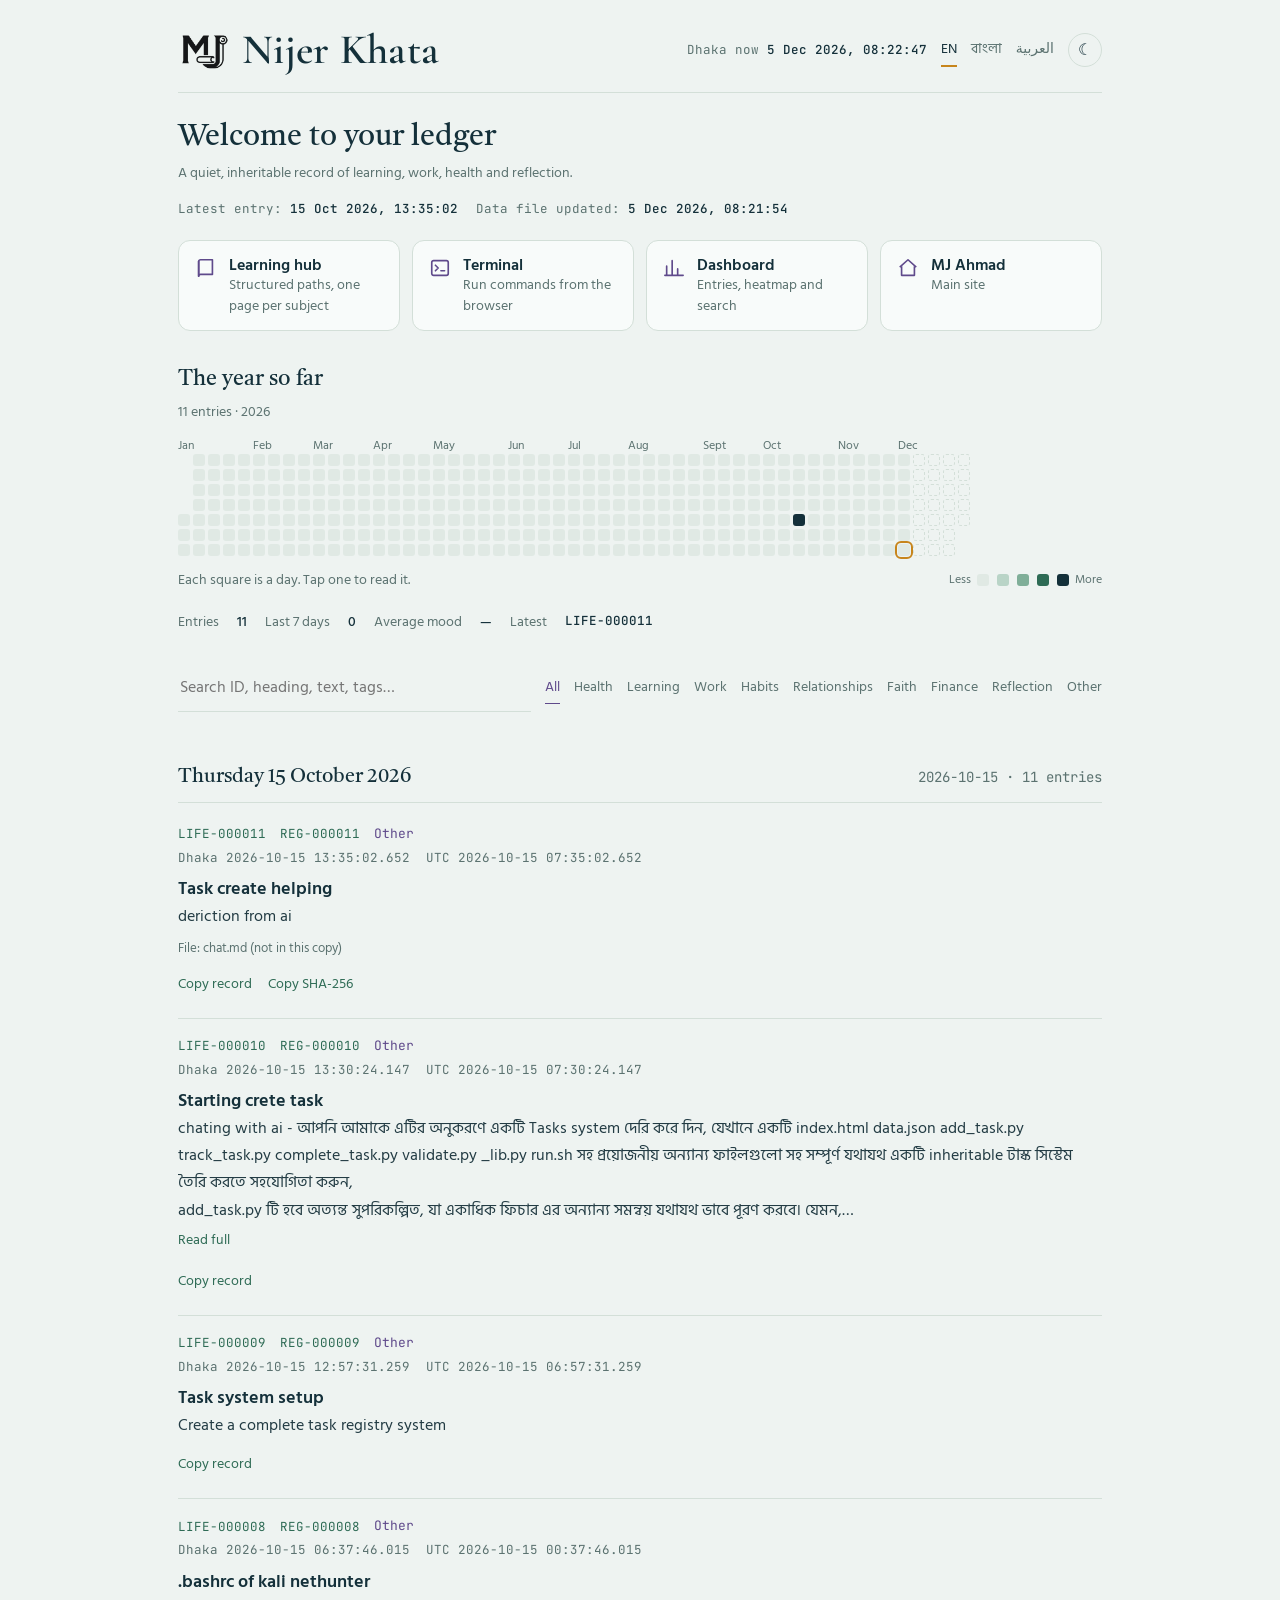
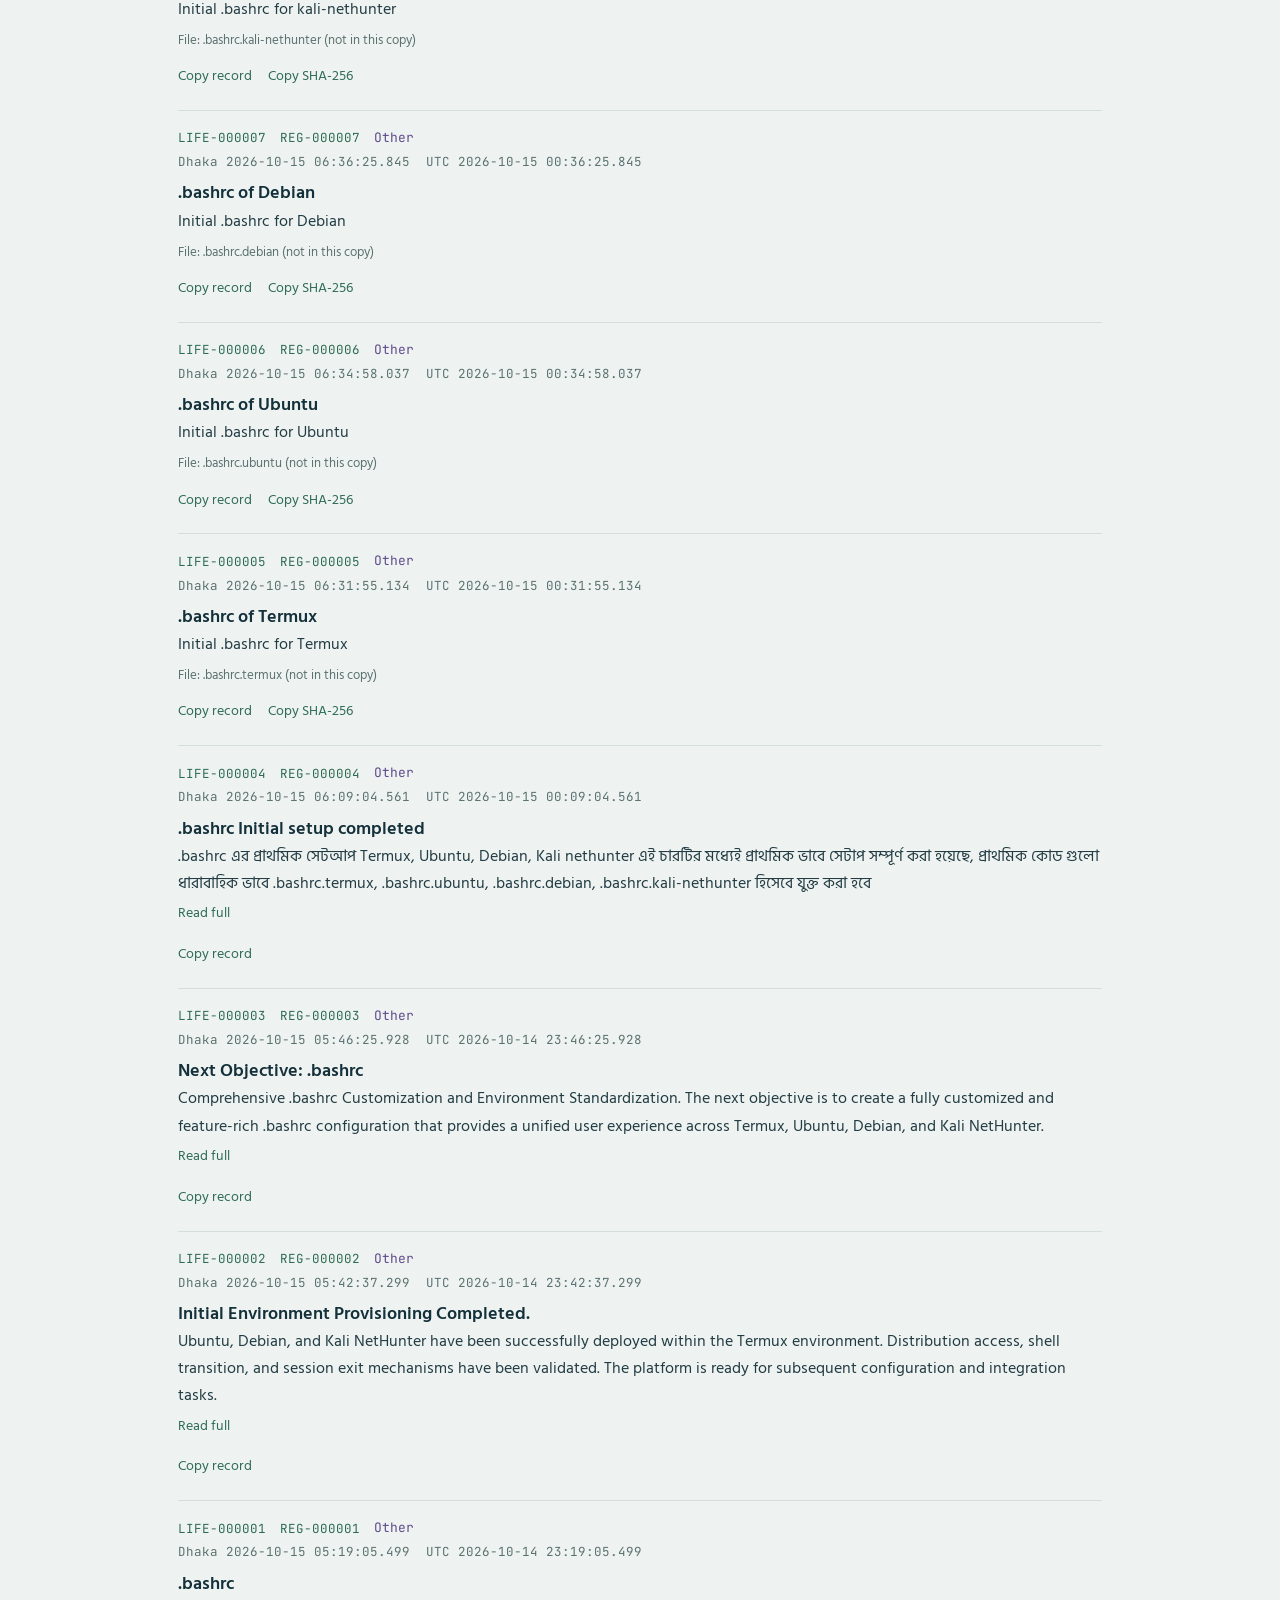
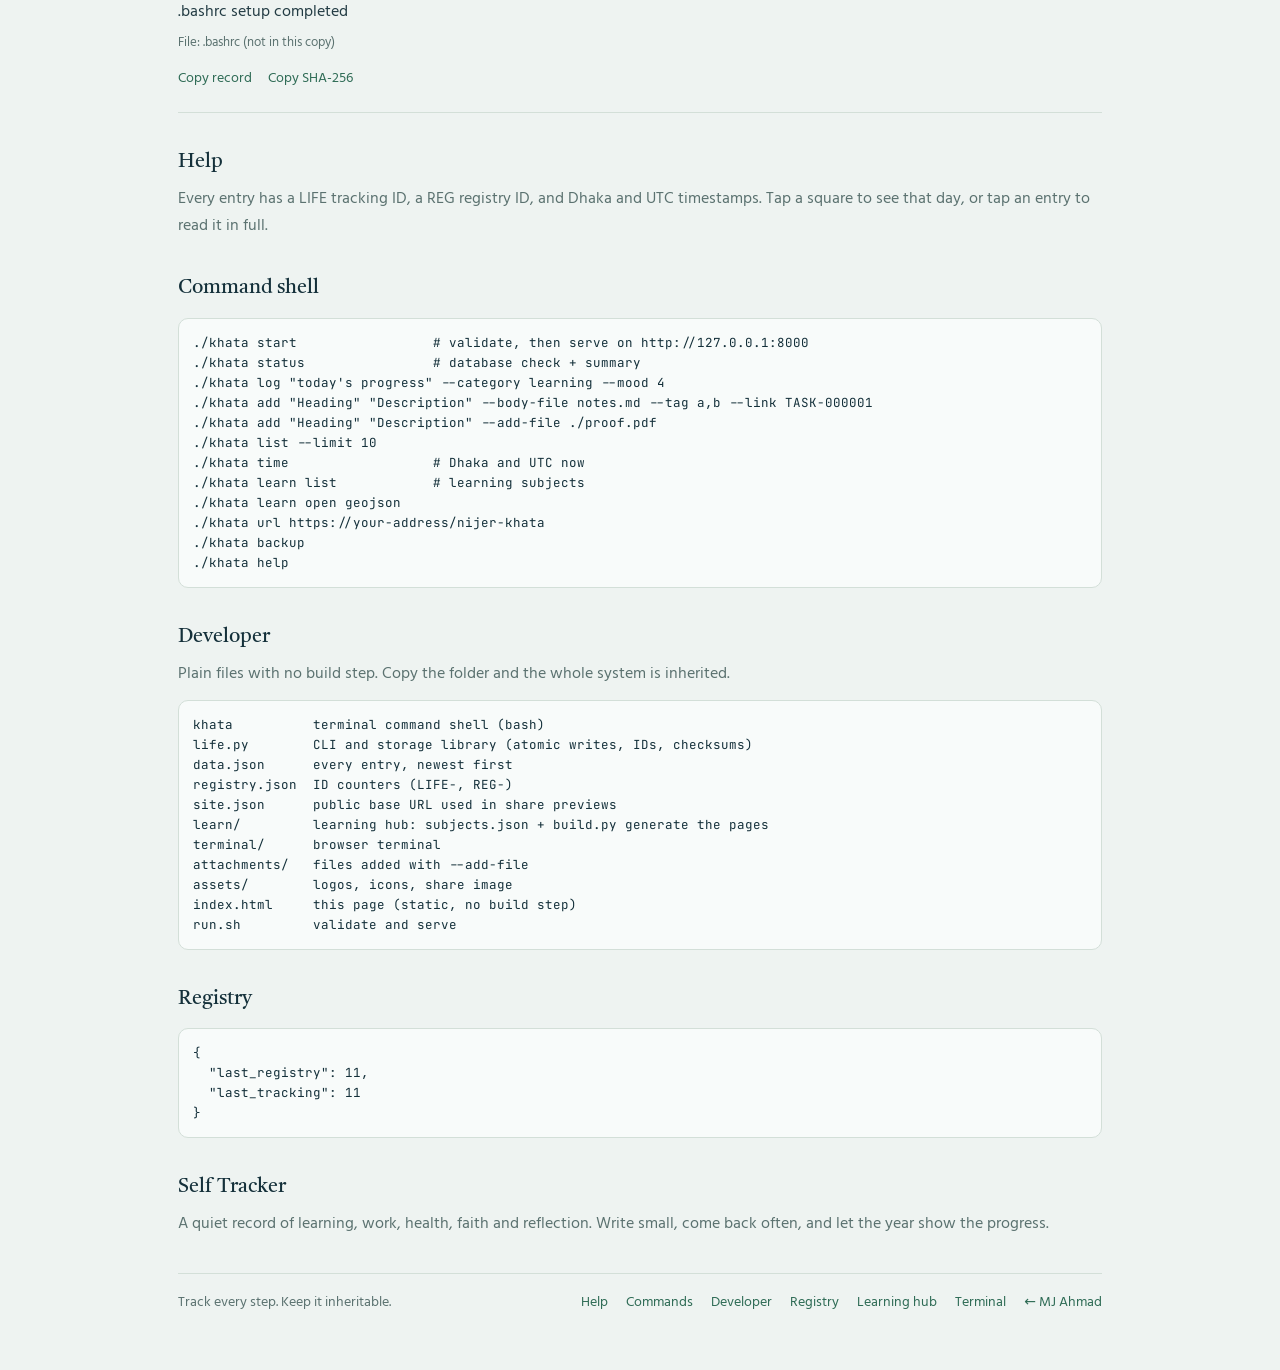
<file: index.html>
<!DOCTYPE html>
<html lang="en">
<head>
<meta charset="UTF-8">
<meta name="viewport" content="width=device-width, initial-scale=1.0, viewport-fit=cover">
<script>
/* Runs before paint: theme + splash decision (same policy as the main MJ site). */
(function () {
  var r = document.documentElement, show = true;
  try {
    var th = localStorage.getItem('khataTheme');
    if (th === 'light' || th === 'dark') r.setAttribute('data-theme', th);
    var q = location.search, nav = performance.getEntriesByType && performance.getEntriesByType('navigation')[0];
    if (/[?&]splash=1\b/.test(q)) show = true;
    else if (/[?&]splash=0\b/.test(q)) show = false;
    else if (nav && nav.type === 'back_forward') show = false;
    else if (nav && nav.type === 'reload') show = true;
    else if (document.referrer) {
      var u = new URL(document.referrer), base = location.pathname.replace(/index\.html$/, '');
      if (u.origin === location.origin && u.pathname.indexOf(base) === 0) show = false;
    }
  } catch (e) {}
  r.className += show ? ' splash-on' : ' splash-off';
})();
</script>
<title>নিজের খাতা · Nijer Khata</title>
<meta name="description" content="শেখা, কাজ, স্বাস্থ্য, ইমান ও আত্মবিশ্লেষণের একটি শান্ত, উত্তরাধিকারযোগ্য খাতা — সাথে সুশৃঙ্খল শেখার কেন্দ্র ও টার্মিনাল।">
<meta name="author" content="MJ Ahmad">
<meta name="theme-color" content="#0d1b1f">
<link rel="canonical" href="https://mj-ahmad.github.io/mj/nijer-khata/">

<!-- Share preview: WhatsApp, Messenger, Telegram, Facebook, LinkedIn, X. Run: ./khata url <your-address> to change the base. -->
<meta property="og:type" content="website">
<meta property="og:site_name" content="Nijer Khata · নিজের খাতা">
<meta property="og:locale" content="bn_BD">
<meta property="og:locale:alternate" content="en_US">
<meta property="og:url" content="https://mj-ahmad.github.io/mj/nijer-khata/">
<meta property="og:title" content="নিজের খাতা · Nijer Khata">
<meta property="og:description" content="শেখা, কাজ, স্বাস্থ্য ও আত্মবিশ্লেষণের একটি শান্ত খাতা — সাথে শেখার কেন্দ্র ও টার্মিনাল।">
<meta property="og:image" content="https://mj-ahmad.github.io/mj/nijer-khata/assets/branding/og/og-1200x630.png">
<meta property="og:image:secure_url" content="https://mj-ahmad.github.io/mj/nijer-khata/assets/branding/og/og-1200x630.png">
<meta property="og:image:type" content="image/png">
<meta property="og:image:width" content="1200">
<meta property="og:image:height" content="630">
<meta property="og:image:alt" content="নিজের খাতা লোগো">
<meta name="twitter:card" content="summary_large_image">
<meta name="twitter:title" content="নিজের খাতা · Nijer Khata">
<meta name="twitter:description" content="শেখা, কাজ, স্বাস্থ্য ও আত্মবিশ্লেষণের একটি শান্ত খাতা।">
<meta name="twitter:image" content="https://mj-ahmad.github.io/mj/nijer-khata/assets/branding/og/og-1200x630.png">

<link rel="icon" type="image/png" sizes="32x32" href="assets/branding/logos/favicon/favicon-32.png">
<link rel="icon" type="image/png" sizes="16x16" href="assets/branding/logos/favicon/favicon-16.png">
<link rel="icon" type="image/png" sizes="96x96" href="assets/branding/logos/favicon/favicon-96.png">
<link rel="apple-touch-icon" sizes="180x180" href="assets/branding/logos/app-icons/ios-icon-180.png">
<link rel="manifest" href="manifest.webmanifest">
<link rel="preconnect" href="https://fonts.googleapis.com">
<link rel="preconnect" href="https://fonts.gstatic.com" crossorigin>
<link rel="stylesheet" href="https://fonts.googleapis.com/css2?family=Galada&family=Cormorant+Garamond:wght@500;600&family=Tiro+Bangla&family=Hind+Siliguri:wght@400;500;600&family=Noto+Naskh+Arabic:wght@400;600&family=JetBrains+Mono:wght@400;500&display=swap">
<style>
:root{--bg:#eef3f1;--surface:#f8fbfa;--line:#d3dfd8;--ink:#14303a;--muted:#5b7270;--moss:#2e6b55;--amber:#c7851c;--violet:#5f4a8b;--c0:#e0e9e4;--c1:#b9d4c7;--c2:#7fae98;--c3:#2e6b55;--c4:#14303a;--cell:12px;--gap:3px;color-scheme:light}
html[data-theme="dark"]{--bg:#0d1b1f;--surface:#132529;--line:#24393e;--ink:#e6f0ec;--muted:#93aaa4;--moss:#6fb896;--amber:#e0a445;--violet:#b3a1e0;--c0:#1d3034;--c1:#2c4d4a;--c2:#3e7463;--c3:#6fb08f;--c4:#cfeedd;color-scheme:dark}
*{box-sizing:border-box}
html{scroll-behavior:smooth;scroll-padding-top:12px}
body{margin:0;background:var(--bg);color:var(--ink);font:16px/1.7 "Hind Siliguri",system-ui,sans-serif;padding:env(safe-area-inset-top,0) env(safe-area-inset-right,0) env(safe-area-inset-bottom,0)}
a{color:var(--moss)}
.wrap{max-width:960px;margin:0 auto;padding:24px 18px 56px}
.mono{font-family:"JetBrains Mono",ui-monospace,Menlo,monospace;font-size:12.5px}
.serif{font-family:"Tiro Bangla",Georgia,serif;font-weight:400}
.sub{color:var(--muted);font-size:14px;margin:0}

/* ---------- Splash ---------- */
#splash{position:fixed;inset:0;z-index:999;display:none;flex-direction:column;align-items:center;justify-content:center;gap:12px;padding:24px;background:#0d1b1f;color:#e6f0ec;text-align:center;cursor:pointer;transition:opacity .6s ease,visibility .6s ease;-webkit-tap-highlight-color:transparent}
.splash-on #splash{display:flex}
#splash.is-done{opacity:0;visibility:hidden;pointer-events:none}
.splash-gone #splash,.splash-off #splash{display:none!important}
.splash-logo{width:min(270px,70vw);height:auto;max-height:34vh;object-fit:contain;animation:rise .9s ease both}
.splash-name{margin:0;font-family:"Galada","Tiro Bangla",serif;font-size:2rem;line-height:1.3;animation:rise .9s .15s ease both}
.splash-tag{margin:0;color:#93aaa4;font-size:.95rem;animation:rise .9s .3s ease both}
.progress-bar{width:min(220px,60vw);height:3px;margin-top:8px;background:#24393e;border-radius:3px;overflow:hidden}
.progress{height:100%;width:100%;background:#e0a445;transform:scaleX(0);transform-origin:left;animation:fill linear forwards}
html[dir="rtl"] .progress{transform-origin:right}
.splash-skip{margin-top:6px;min-height:42px;padding:.4rem 1.3rem;border:1px solid #2c4d4a;border-radius:999px;background:transparent;color:#93aaa4;font:inherit;font-size:.9rem;cursor:pointer}
.splash-skip:hover,.splash-skip:focus-visible{color:#e0a445;border-color:#e0a445}
@keyframes rise{from{opacity:0;transform:translateY(6px)}to{opacity:1;transform:none}}
@keyframes fill{to{transform:scaleX(1)}}
@media (prefers-reduced-motion:reduce){.splash-logo,.splash-name,.splash-tag{animation:none}.progress{animation:none;transform:scaleX(1)}}

/* ---------- Header ---------- */
header{display:flex;justify-content:space-between;align-items:center;gap:14px;flex-wrap:wrap;padding-bottom:16px;border-bottom:1px solid var(--line)}
.brand{display:flex;gap:12px;align-items:center;min-width:0;text-decoration:none;color:var(--ink)}
.brand img{width:52px;height:52px;border-radius:50%;object-fit:contain;flex:0 0 52px;mix-blend-mode:multiply}
html[data-theme="dark"] .brand img{filter:invert(1);mix-blend-mode:screen}
h1.brand-title{margin:0;font-family:"Cormorant Garamond",Georgia,serif;font-weight:600;font-size:42px;line-height:1.05;letter-spacing:.3px}
html[lang="bn"] h1.brand-title,html[lang="ar"] h1.brand-title{font-family:"Galada","Tiro Bangla",serif;font-weight:400;font-size:44px;letter-spacing:0;line-height:1.2}
html[lang="ar"] h1.brand-title{font-family:"Noto Naskh Arabic",Georgia,serif;font-size:40px}
.tools{display:flex;align-items:center;gap:14px;flex-wrap:wrap}
.clock{color:var(--muted);font-size:12.5px;white-space:nowrap;direction:ltr}
.clock b{color:var(--ink);font-weight:500}
.theme-btn{background:none;border:1px solid var(--line);border-radius:50%;width:34px;height:34px;color:var(--ink);cursor:pointer;font-size:16px;line-height:1;padding:0}
.lang{display:flex;gap:14px}
.lang button{background:none;border:0;border-bottom:2px solid transparent;padding:4px 0;color:var(--muted);cursor:pointer;font:inherit;font-size:14px}
.lang button[aria-pressed="true"]{color:var(--ink);border-bottom-color:var(--amber)}

/* ---------- Home ---------- */
.home{padding:26px 0 6px}
.home h2{margin:0;font-family:"Tiro Bangla",serif;font-weight:400;font-size:30px;line-height:1.25}
html[lang="ar"] .home h2{font-family:"Noto Naskh Arabic",serif}
.home .sub{margin-top:4px}
.updated{margin:14px 0 0;display:flex;flex-wrap:wrap;gap:4px 18px;color:var(--muted);font-size:12.5px}
.updated b{color:var(--ink);font-weight:500}
.nav-cards{display:grid;grid-template-columns:repeat(auto-fit,minmax(190px,1fr));gap:12px;margin-top:20px}
.nav-card{display:flex;gap:12px;align-items:flex-start;padding:14px 16px;border:1px solid var(--line);border-radius:12px;background:var(--surface);color:var(--ink);text-decoration:none;transition:border-color .2s,transform .2s}
.nav-card:hover,.nav-card:focus-visible{border-color:var(--moss);transform:translateY(-2px);outline:none}
.nav-card svg{flex:0 0 22px;margin-top:2px;color:var(--violet)}
.nav-card strong{display:block;font-weight:600;font-size:16px;line-height:1.3}
.nav-card span{display:block;color:var(--muted);font-size:13.5px;line-height:1.5}

/* ---------- Dashboard ---------- */
section.hero{padding:24px 0 8px}
.hero h2{font-size:22px;margin:0 0 2px}
.hm-scroll{overflow-x:auto;padding:12px 0 6px;scrollbar-width:thin;direction:ltr}
.hm-months{position:relative;height:18px}
.hm-months span{position:absolute;top:0;font-size:12px;color:var(--muted);white-space:nowrap}
.hm-grid{display:grid;grid-template-rows:repeat(7,var(--cell));grid-auto-flow:column;grid-auto-columns:var(--cell);gap:var(--gap);width:max-content}
.hm-grid .ph{width:var(--cell);height:var(--cell)}
.d{width:var(--cell);height:var(--cell);border:0;border-radius:3px;padding:0;background:var(--c0);cursor:pointer}
.d.c1{background:var(--c1)}.d.c2{background:var(--c2)}.d.c3{background:var(--c3)}.d.c4{background:var(--c4)}
.d.fut{background:transparent;border:1px dashed var(--line);cursor:default}
.d.today{outline:2px solid var(--amber);outline-offset:1px}
.d.sel{box-shadow:0 0 0 2px var(--bg),0 0 0 4px var(--violet)}
.d:focus-visible{outline:2px solid var(--violet);outline-offset:2px}
.hm-foot{display:flex;justify-content:space-between;align-items:center;flex-wrap:wrap;gap:8px;margin-top:6px}
.legend{display:flex;align-items:center;gap:4px;font-size:12px;color:var(--muted)}
.legend i{width:var(--cell);height:var(--cell);border-radius:3px;display:inline-block;margin:0 2px}
.stats{margin:18px 0 0;color:var(--muted);font-size:14px;display:flex;flex-wrap:wrap;gap:4px 18px}
.stats b{color:var(--ink);font-weight:500}
.controls{display:flex;gap:14px;align-items:center;flex-wrap:wrap;margin:22px 0 4px}
#q{flex:1 1 240px;padding:10px 2px;border:0;border-bottom:1px solid var(--line);background:transparent;color:var(--ink);font:inherit;outline:none}
#q:focus{border-bottom-color:var(--moss)}
.cats{display:flex;gap:6px 14px;flex-wrap:wrap}
.cat-btn{background:none;border:0;padding:4px 0;color:var(--muted);cursor:pointer;font:inherit;font-size:14px;border-bottom:1px solid transparent}
.cat-btn[aria-pressed="true"]{color:var(--violet);border-bottom-color:var(--violet)}
.day-filter{display:flex;gap:10px;align-items:center;margin:14px 0 0;font-size:14px;color:var(--muted)}
.day-filter button{background:none;border:0;color:var(--moss);cursor:pointer;font:inherit;padding:0;text-decoration:underline}
.day-h{display:flex;justify-content:space-between;align-items:baseline;gap:10px;flex-wrap:wrap;margin:34px 0 4px;padding-bottom:8px;border-bottom:1px solid var(--line)}
.day-h h3{font-family:"Tiro Bangla",serif;font-weight:400;font-size:20px;margin:0}
html[lang="ar"] .day-h h3{font-family:"Noto Naskh Arabic",serif}
.entry{padding:16px 0 18px;border-bottom:1px solid var(--line)}
.ids{display:flex;flex-wrap:wrap;gap:4px 14px;align-items:center;color:var(--muted)}
.ids button{background:none;border:0;padding:0;color:var(--moss);cursor:pointer;font:inherit}
.ids .cat{color:var(--violet);font-size:13px}
.times{color:var(--muted);display:flex;flex-wrap:wrap;gap:2px 16px;margin-top:2px;direction:ltr;justify-content:flex-start}
html[dir="rtl"] .times{justify-content:flex-end}
.entry h4{font-size:18px;font-weight:600;margin:8px 0 2px;line-height:1.4;word-break:break-word}
.desc{margin:0;white-space:pre-line;color:var(--muted);word-break:break-word}
.desc{color:#233c44}
html[data-theme="dark"] .desc{color:#c9dcd5}
.desc.clamp{display:-webkit-box;-webkit-line-clamp:4;-webkit-box-orient:vertical;overflow:hidden}
.more{background:none;border:0;padding:4px 0;color:var(--moss);cursor:pointer;font:inherit;font-size:14px}
.tags{margin-top:6px;color:var(--violet);font-size:13px;word-break:break-word}
.file{margin-top:6px;font-size:13px;color:var(--muted);word-break:break-all}
.file a{color:var(--moss)}
.actions{display:flex;flex-wrap:wrap;gap:6px 16px;margin-top:10px;font-size:13.5px}
.actions button{background:none;border:0;padding:4px 0;color:var(--moss);cursor:pointer;font:inherit}
.empty{padding:40px 0;color:var(--muted);text-align:center}
section.doc{margin-top:26px;padding-top:6px;scroll-margin-top:12px}
section.doc h3{font-family:"Tiro Bangla",serif;font-weight:400;font-size:20px;margin:0 0 6px}
section.doc p{margin:0 0 10px;color:var(--muted)}
pre{background:var(--surface);border:1px solid var(--line);border-radius:10px;padding:14px;overflow:auto;font-family:"JetBrains Mono",monospace;font-size:12.5px;line-height:1.6;white-space:pre;color:var(--ink);direction:ltr;text-align:left}

/* ---------- Footer ---------- */
footer{margin-top:36px;padding-top:16px;border-top:1px solid var(--line);color:var(--muted);font-size:14px;display:flex;flex-wrap:wrap;gap:10px 22px;justify-content:space-between;align-items:center}
footer nav{display:flex;flex-wrap:wrap;gap:8px 18px}
footer a{color:var(--moss);text-decoration:none}
footer a:hover{text-decoration:underline}

.toast{position:fixed;left:50%;bottom:calc(18px + env(safe-area-inset-bottom,0px));transform:translateX(-50%);background:var(--ink);color:var(--bg);padding:9px 16px;border-radius:999px;font-size:14px;opacity:0;pointer-events:none;transition:opacity .2s;z-index:50}
.toast.show{opacity:1}

@media (max-width:640px){
  h1.brand-title{font-size:36px}
  html[lang="bn"] h1.brand-title,html[lang="ar"] h1.brand-title{font-size:36px}
  :root{--cell:11px;--gap:3px}
  .entry h4{font-size:17px}
  .home h2{font-size:26px}
  .clock{width:100%;order:3}
}
</style>
</head>
<body>

<!-- Splash -->
<div id="splash" role="status" aria-live="polite" title="">
  <img class="splash-logo" src="assets/branding/logos/web/mj-logo-soft.png" alt="" width="270" height="165">
  <p class="splash-name" data-i18n="title"></p>
  <p class="splash-tag" data-i18n="splashTag"></p>
  <div class="progress-bar" aria-hidden="true"><div class="progress" id="progress"></div></div>
  <button type="button" class="splash-skip" id="skip" data-i18n="skip"></button>
</div>

<div class="wrap">

<header>
  <a class="brand" href="./" aria-label="Nijer Khata">
    <img id="logo" src="assets/logo.png" alt="" onerror="this.remove()">
    <h1 id="title" class="brand-title"></h1>
  </a>
  <div class="tools">
    <span class="clock mono" id="clock" aria-live="off"></span>
    <div class="lang" role="group" aria-label="Language">
      <button type="button" data-lang="en" aria-pressed="true">EN</button>
      <button type="button" data-lang="bn" aria-pressed="false">বাংলা</button>
      <button type="button" data-lang="ar" aria-pressed="false">العربية</button>
    </div>
    <button type="button" id="theme" class="theme-btn" aria-label="Theme"></button>
  </div>
</header>

<section class="home" aria-labelledby="homeT">
  <h2 id="homeT" data-i18n="homeTitle"></h2>
  <p class="sub" data-i18n="homeSub"></p>
  <p class="updated mono">
    <span><span data-i18n="lastEntry"></span>: <b id="lastEntry">—</b></span>
    <span><span data-i18n="fileUpd"></span>: <b id="fileUpd">—</b></span>
  </p>
  <nav class="nav-cards" aria-label="Sections">
    <a class="nav-card" href="learn/">
      <svg viewBox="0 0 24 24" width="22" height="22" fill="none" stroke="currentColor" stroke-width="1.8" stroke-linecap="round" stroke-linejoin="round" aria-hidden="true"><path d="M4 5a2 2 0 0 1 2-2h13v16H6a2 2 0 0 0-2 2z"/><path d="M4 5v16"/></svg>
      <div><strong data-i18n="cardLearn"></strong><span data-i18n="cardLearnSub"></span></div>
    </a>
    <a class="nav-card" href="terminal/">
      <svg viewBox="0 0 24 24" width="22" height="22" fill="none" stroke="currentColor" stroke-width="1.8" stroke-linecap="round" stroke-linejoin="round" aria-hidden="true"><rect x="3" y="4" width="18" height="16" rx="2"/><path d="m7 9 3 3-3 3M13 15h4"/></svg>
      <div><strong data-i18n="cardTerm"></strong><span data-i18n="cardTermSub"></span></div>
    </a>
    <a class="nav-card" href="#dash">
      <svg viewBox="0 0 24 24" width="22" height="22" fill="none" stroke="currentColor" stroke-width="1.8" stroke-linecap="round" aria-hidden="true"><path d="M4 20V10M10 20V4M16 20v-7M22 20H2"/></svg>
      <div><strong data-i18n="cardDash"></strong><span data-i18n="cardDashSub"></span></div>
    </a>
    <a class="nav-card" href="../">
      <svg viewBox="0 0 24 24" width="22" height="22" fill="none" stroke="currentColor" stroke-width="1.8" stroke-linejoin="round" aria-hidden="true"><path d="M3 11l9-8 9 8"/><path d="M5 10v10h14V10"/></svg>
      <div><strong data-i18n="cardMj"></strong><span data-i18n="cardMjSub"></span></div>
    </a>
  </nav>
</section>

<div id="dash">
<section class="hero" aria-labelledby="heroT">
  <h2 id="heroT" class="serif" data-i18n="heroTitle"></h2>
  <p class="sub" id="heroSum"></p>
  <div class="hm-scroll" id="hmScroll">
    <div class="hm-months" id="hmMonths"></div>
    <div class="hm-grid" id="hmGrid"></div>
  </div>
  <div class="hm-foot">
    <span class="sub" data-i18n="heatHint"></span>
    <span class="legend"><span data-i18n="less"></span><i class="d c0"></i><i class="d c1"></i><i class="d c2"></i><i class="d c3"></i><i class="d c4"></i><span data-i18n="more2"></span></span>
  </div>
  <div class="stats" id="stats"></div>
</section>

<div class="controls">
  <input id="q" type="search" autocomplete="off" aria-label="search">
  <div class="cats" id="cats"></div>
</div>
<div id="dayFilter" class="day-filter" hidden></div>

<main id="timeline"></main>
</div>

<section id="help" class="doc"><h3 data-i18n="helpTitle"></h3><p data-i18n="helpBody"></p></section>
<section id="cli" class="doc"><h3 data-i18n="cliTitle"></h3><pre>./khata start                 # validate, then serve on http://127.0.0.1:8000
./khata status                # database check + summary
./khata log "today's progress" --category learning --mood 4
./khata add "Heading" "Description" --body-file notes.md --tag a,b --link TASK-000001
./khata add "Heading" "Description" --add-file ./proof.pdf
./khata list --limit 10
./khata time                  # Dhaka and UTC now
./khata learn list            # learning subjects
./khata learn open geojson
./khata url https://your-address/nijer-khata
./khata backup
./khata help</pre></section>
<section id="dev" class="doc"><h3 data-i18n="devTitle"></h3><p data-i18n="devBody"></p><pre>khata          terminal command shell (bash)
life.py        CLI and storage library (atomic writes, IDs, checksums)
data.json      every entry, newest first
registry.json  ID counters (LIFE-, REG-)
site.json      public base URL used in share previews
learn/         learning hub: subjects.json + build.py generate the pages
terminal/      browser terminal
attachments/   files added with --add-file
assets/        logos, icons, share image
index.html     this page (static, no build step)
run.sh         validate and serve</pre></section>
<section id="registry" class="doc"><h3 data-i18n="regTitle"></h3><pre id="regBox">…</pre></section>
<section id="self" class="doc"><h3 data-i18n="selfTitle"></h3><p data-i18n="selfBody"></p></section>

<footer>
  <span data-i18n="footer"></span>
  <nav>
    <a href="#help" data-i18n="navHelp"></a>
    <a href="#cli" data-i18n="navCli"></a>
    <a href="#dev" data-i18n="navDev"></a>
    <a href="#registry" data-i18n="navReg"></a>
    <a href="learn/" data-i18n="navLearn"></a>
    <a href="terminal/" data-i18n="navTerm"></a>
    <a href="../" data-i18n="navMj"></a>
  </nav>
</footer>
</div>

<div id="toast" class="toast" role="status"></div>

<script>
const I18N = {
  en: {
    title: "Nijer Khata", homeTitle: "Welcome to your ledger", homeSub: "A quiet, inheritable record of learning, work, health and reflection.",
    splashTag: "Preparing…", skip: "Skip", clockLbl: "Dhaka now", tz: "Dhaka · UTC+06:00",
    lastEntry: "Latest entry", fileUpd: "Data file updated", noTime: "—",
    cardLearn: "Learning hub", cardLearnSub: "Structured paths, one page per subject",
    cardTerm: "Terminal", cardTermSub: "Run commands from the browser",
    cardDash: "Dashboard", cardDashSub: "Entries, heatmap and search",
    cardMj: "MJ Ahmad", cardMjSub: "Main site",
    heroTitle: "The year so far", heatHint: "Each square is a day. Tap one to read it.",
    less: "Less", more2: "More", search: "Search ID, heading, text, tags…", all: "All",
    stats: { total: "Entries", week: "Last 7 days", mood: "Average mood", latest: "Latest" },
    more: "Read full", lessTxt: "Show less", dhaka: "Dhaka", utc: "UTC", moodLbl: "Mood",
    copyRecord: "Copy record", copyId: "Copy ID", copySha: "Copy SHA-256",
    file: "File", missing: "not in this copy", none: "No entries here yet.",
    dayShown: "Showing", clear: "Show all", loadFail: "Could not load data.json. Start with ./khata start",
    copied: "Copied", copyFail: "Copy failed", dayCount: n => `${n} ${n === 1 ? "entry" : "entries"}`,
    helpTitle: "Help", cliTitle: "Command shell", devTitle: "Developer", regTitle: "Registry", selfTitle: "Self Tracker",
    navHelp: "Help", navCli: "Commands", navDev: "Developer", navReg: "Registry", navSelf: "Self Tracker", navLearn: "Learning hub", navTerm: "Terminal", navMj: "← MJ Ahmad",
    footer: "Track every step. Keep it inheritable.",
    helpBody: "Every entry has a LIFE tracking ID, a REG registry ID, and Dhaka and UTC timestamps. Tap a square to see that day, or tap an entry to read it in full.",
    devBody: "Plain files with no build step. Copy the folder and the whole system is inherited.",
    selfBody: "A quiet record of learning, work, health, faith and reflection. Write small, come back often, and let the year show the progress.",
    cat: { health: "Health", learning: "Learning", work: "Work", habits: "Habits", relationships: "Relationships", faith: "Faith", finance: "Finance", reflection: "Reflection", other: "Other" }
  },
  bn: {
    title: "নিজের খাতা", homeTitle: "আপনার খাতায় স্বাগতম", homeSub: "শেখা, কাজ, স্বাস্থ্য ও আত্মবিশ্লেষণের একটি শান্ত, উত্তরাধিকারযোগ্য রেকর্ড।",
    splashTag: "প্রস্তুত হচ্ছে…", skip: "এড়িয়ে যান", clockLbl: "ঢাকা এখন", tz: "ঢাকা · UTC+06:00",
    lastEntry: "সর্বশেষ এন্ট্রি", fileUpd: "ডেটা ফাইল আপডেট", noTime: "—",
    cardLearn: "শেখার কেন্দ্র", cardLearnSub: "সুশৃঙ্খল পথ, প্রতি বিষয়ে আলাদা পেজ",
    cardTerm: "টার্মিনাল", cardTermSub: "ব্রাউজার থেকে কমান্ড চালান",
    cardDash: "ড্যাশবোর্ড", cardDashSub: "এন্ট্রি, হিটম্যাপ ও খোঁজ",
    cardMj: "এম জে আহমদ", cardMjSub: "মূল সাইট",
    heroTitle: "এই বছরের এক নজর", heatHint: "প্রতিটি বর্গ এক একটি দিন। দেখতে চাইলে চাপুন।",
    less: "কম", more2: "বেশি", search: "আইডি, শিরোনাম, লেখা, ট্যাগ খুঁজুন…", all: "সব",
    stats: { total: "মোট এন্ট্রি", week: "গত ৭ দিন", mood: "গড় মুড", latest: "সর্বশেষ" },
    more: "পুরোটা পড়ুন", lessTxt: "সংক্ষেপে", dhaka: "ঢাকা", utc: "ইউটিসি", moodLbl: "মুড",
    copyRecord: "রেকর্ড কপি", copyId: "আইডি কপি", copySha: "SHA-256 কপি",
    file: "ফাইল", missing: "এই কপিতে নেই", none: "এখানে এখনো কোনো এন্ট্রি নেই।",
    dayShown: "দেখানো হচ্ছে", clear: "সব দেখুন", loadFail: "data.json লোড করা যায়নি। ./khata start দিয়ে চালু করুন",
    copied: "কপি হয়েছে", copyFail: "কপি ব্যর্থ", dayCount: n => `${n}টি এন্ট্রি`,
    helpTitle: "সাহায্য", cliTitle: "কমান্ড শেল", devTitle: "ডেভেলপার", regTitle: "রেজিস্ট্রি", selfTitle: "সেলফ ট্র্যাকার",
    navHelp: "সাহায্য", navCli: "কমান্ড", navDev: "ডেভেলপার", navReg: "রেজিস্ট্রি", navSelf: "সেলফ ট্র্যাকার", navLearn: "শেখার কেন্দ্র", navTerm: "টার্মিনাল", navMj: "← এম জে আহমদ",
    footer: "প্রতিটি ধাপ লিখে রাখুন। উত্তরাধিকারযোগ্য রাখুন।",
    helpBody: "প্রতিটি এন্ট্রির আছে LIFE ট্র্যাকিং আইডি, REG রেজিস্ট্রি আইডি, ঢাকা ও UTC সময়। কোনো বর্গে চাপলে সেই দিনের লেখা দেখা যাবে, আর এন্ট্রিতে চাপলে পুরোটা পড়া যাবে।",
    devBody: "কোনো বিল্ড ছাড়াই সাধারণ ফাইল। ফোল্ডারটি কপি করলেই পুরো সিস্টেম পাওয়া যায়।",
    selfBody: "শেখা, কাজ, স্বাস্থ্য, ইমান আর আত্মবিশ্লেষণের একটি শান্ত খাতা। ছোট করে লিখুন, বারবার ফিরে আসুন, আর বছরটিই অগ্রগতি দেখাক।",
    cat: { health: "স্বাস্থ্য", learning: "শিক্ষা", work: "কাজ", habits: "অভ্যাস", relationships: "সম্পর্ক", faith: "ইমান", finance: "অর্থ", reflection: "আত্মবিশ্লেষণ", other: "অন্যান্য" }
  },
  ar: {
    title: "نيجِر خاتا", homeTitle: "مرحبًا بك في دفترك", homeSub: "سجلّ هادئ وقابل للتوارث للتعلم والعمل والصحة والتأمل.",
    splashTag: "جارٍ التحضير…", skip: "تخطي", clockLbl: "الوقت في دكا", tz: "دكا · UTC+06:00",
    lastEntry: "آخر إدخال", fileUpd: "آخر تحديث للبيانات", noTime: "—",
    cardLearn: "مركز التعلم", cardLearnSub: "مسارات منظمة، صفحة لكل موضوع",
    cardTerm: "الطرفية", cardTermSub: "نفّذ الأوامر من المتصفح",
    cardDash: "لوحة المتابعة", cardDashSub: "الإدخالات والخريطة الحرارية والبحث",
    cardMj: "إم جي أحمد", cardMjSub: "الموقع الرئيسي",
    heroTitle: "نظرة على هذا العام", heatHint: "كل مربع يمثل يومًا. اضغط عليه لقراءته.",
    less: "أقل", more2: "أكثر", search: "ابحث بالمعرف أو العنوان أو النص أو الوسم…", all: "الكل",
    stats: { total: "عدد الإدخالات", week: "آخر 7 أيام", mood: "متوسط المزاج", latest: "الأحدث" },
    more: "اقرأ كاملًا", lessTxt: "عرض أقل", dhaka: "دكا", utc: "التوقيت العالمي", moodLbl: "المزاج",
    copyRecord: "نسخ السجل", copyId: "نسخ المعرف", copySha: "نسخ SHA-256",
    file: "الملف", missing: "غير موجود في هذه النسخة", none: "لا توجد إدخالات هنا بعد.",
    dayShown: "يتم عرض", clear: "عرض الكل", loadFail: "تعذّر تحميل data.json. شغّل ./khata start",
    copied: "تم النسخ", copyFail: "فشل النسخ", dayCount: n => `${n} ${n === 1 ? "إدخال" : n === 2 ? "إدخالان" : "إدخالات"}`,
    helpTitle: "المساعدة", cliTitle: "قشرة الأوامر", devTitle: "للمطورين", regTitle: "السجل", selfTitle: "متتبّع الذات",
    navHelp: "المساعدة", navCli: "الأوامر", navDev: "للمطورين", navReg: "السجل", navSelf: "متتبّع الذات", navLearn: "مركز التعلم", navTerm: "الطرفية", navMj: "إم جي أحمد →",
    footer: "تتبّع كل خطوة. واجعلها قابلة للتوارث.",
    helpBody: "لكل إدخال معرّف تتبع LIFE ومعرّف سجل REG وتوقيت دكا والتوقيت العالمي. اضغط على مربع لرؤية ذلك اليوم، أو على إدخال لقراءته كاملًا.",
    devBody: "ملفات بسيطة دون خطوة بناء. انسخ المجلد فتنتقل المنظومة كاملة.",
    selfBody: "سجل هادئ للتعلم والعمل والصحة والإيمان والتأمل. اكتب بإيجاز، وعد كثيرًا، ودع العام يُظهر التقدم.",
    cat: { health: "الصحة", learning: "التعلم", work: "العمل", habits: "العادات", relationships: "العلاقات", faith: "الإيمان", finance: "المال", reflection: "التأمل", other: "أخرى" }
  }
};

const LOCALE = { en: "en-GB", bn: "bn-BD", ar: "ar" };
const state = { lang: "en", theme: "light", query: "", cat: "all", day: null, entries: [], open: new Set(), fileMod: null };
const todayKey = new Date(Date.now() + 6 * 3600e3).toISOString().slice(0, 10); // Dhaka date
const $ = (s) => document.querySelector(s);
const t = (k) => I18N[state.lang][k];
const esc = (v) => String(v ?? "").replace(/[&<>"']/g, (c) => ({ "&": "&amp;", "<": "&lt;", ">": "&gt;", '"': "&quot;", "'": "&#39;" }[c]));
const dayOf = (ts) => ts.slice(0, 10);
const toMs = (ts) => Date.parse(ts.replace(" ", "T") + "Z");
const loc = () => LOCALE[state.lang];
const fmtDay = (key) => new Date(key + "T00:00:00").toLocaleDateString(loc(), { weekday: "long", day: "numeric", month: "long", year: "numeric" });

/* Dhaka time formatting (always Asia/Dhaka, whatever the device timezone) */
function dhakaText(date) {
  return new Intl.DateTimeFormat(loc(), {
    timeZone: "Asia/Dhaka", day: "numeric", month: "short", year: "numeric",
    hour: "2-digit", minute: "2-digit", second: "2-digit", hourCycle: "h23"
  }).format(date);
}

function tickClock() {
  const el = $("#clock");
  if (el) el.innerHTML = `${esc(t("clockLbl"))} <b>${esc(dhakaText(new Date()))}</b>`;
}

function renderUpdated() {
  const latest = state.entries.reduce((best, e) => (!best || toMs(e.utc_time) > toMs(best.utc_time) ? e : best), null);
  $("#lastEntry").textContent = latest ? dhakaText(new Date(toMs(latest.utc_time))) : t("noTime");
  $("#fileUpd").textContent = state.fileMod ? dhakaText(state.fileMod) : t("noTime");
}

function toast(msg) {
  const el = $("#toast");
  el.textContent = msg;
  el.classList.add("show");
  clearTimeout(toast.t);
  toast.t = setTimeout(() => el.classList.remove("show"), 1500);
}
async function copyText(text) {
  try { await navigator.clipboard.writeText(text); toast(t("copied")); }
  catch { toast(t("copyFail")); }
}
function recordMarkdown(e) {
  const lines = [`## ${e.heading}`, "", `- Tracking: ${e.tracking_id} · Registry: ${e.registry}`,
    `- Dhaka: ${e.dhaka_time} · UTC: ${e.utc_time}`, `- Category: ${e.category || "other"}`];
  if (e.mood != null) lines.push(`- Mood: ${e.mood}/5`);
  if (e.tags?.length) lines.push(`- Tags: ${e.tags.join(", ")}`);
  if (e.links?.length) lines.push(`- Linked: ${e.links.join(", ")}`);
  lines.push("", e.description);
  return lines.join("\n");
}

function applyLang() {
  const lang = state.lang;
  document.documentElement.lang = lang;
  document.documentElement.dir = lang === "ar" ? "rtl" : "ltr";
  $("#title").textContent = t("title");
  document.title = lang === "en" ? "Nijer Khata" : t("title") + " · Nijer Khata";
  document.querySelectorAll("[data-i18n]").forEach((el) => { el.textContent = t(el.dataset.i18n); });
  document.querySelectorAll("[data-lang]").forEach((b) => b.setAttribute("aria-pressed", String(b.dataset.lang === lang)));
  $("#q").placeholder = t("search");
  localStorage.setItem("khataLang", lang);
  tickClock();
  renderUpdated();
  renderCats();
  renderHeat();
  renderStats();
  render();
}

function renderCats() {
  const keys = ["all", ...Object.keys(I18N[state.lang].cat)];
  $("#cats").innerHTML = keys.map((k) => {
    const label = k === "all" ? t("all") : I18N[state.lang].cat[k];
    return `<button class="cat-btn" data-cat="${k}" aria-pressed="${state.cat === k}">${esc(label)}</button>`;
  }).join("");
}

function renderHeat() {
  const y = +todayKey.slice(0, 4);
  const counts = {};
  state.entries.forEach((e) => { const k = dayOf(e.dhaka_time); counts[k] = (counts[k] || 0) + 1; });
  const first = new Date(Date.UTC(y, 0, 1));
  let cells = first.getUTCDay(), html = "";
  const months = [];
  for (let i = 0; i < cells; i++) html += '<span class="ph"></span>';
  for (let d = new Date(first); d.getUTCFullYear() === y; d.setUTCDate(d.getUTCDate() + 1)) {
    const k = d.toISOString().slice(0, 10);
    const n = counts[k] || 0;
    const lvl = n === 0 ? 0 : n === 1 ? 1 : n === 2 ? 2 : n < 5 ? 3 : 4;
    if (d.getUTCDate() === 1) months.push({ m: d.getUTCMonth(), col: Math.floor(cells / 7) });
    const cls = ["d", `c${lvl}`];
    if (k > todayKey) cls.push("fut");
    if (k === todayKey) cls.push("today");
    if (state.day === k) cls.push("sel");
    html += `<button class="${cls.join(" ")}" data-day="${k}" ${k > todayKey ? "disabled" : ""} aria-label="${esc(fmtDay(k))}: ${n}"></button>`;
    cells++;
  }
  $("#hmGrid").innerHTML = html;
  const step = 12 + 3;
  $("#hmMonths").innerHTML = months.map((m) =>
    `<span style="left:${m.col * step}px">${new Date(Date.UTC(y, m.m, 1)).toLocaleDateString(loc(), { month: "short", timeZone: "UTC" })}</span>`).join("");
  $("#hmMonths").style.width = `${Math.ceil(cells / 7) * step}px`;
  const yearCount = state.entries.filter((e) => dayOf(e.dhaka_time).startsWith(String(y))).length;
  $("#heroSum").textContent = `${yearCount} ${state.lang === "bn" ? "টি এন্ট্রি" : state.lang === "ar" ? "إدخال" : "entries"} · ${y}`;
  const sc = $("#hmScroll");
  sc.scrollLeft = sc.scrollWidth;
}

function renderStats() {
  const now = Date.now();
  const week = state.entries.filter((e) => now - toMs(e.utc_time) < 7 * 864e5).length;
  const moods = state.entries.map((e) => e.mood).filter((m) => m != null);
  const avg = moods.length ? (moods.reduce((a, b) => a + b, 0) / moods.length).toFixed(1) : "—";
  $("#stats").innerHTML = [
    `${t("stats").total} <b>${state.entries.length}</b>`,
    `${t("stats").week} <b>${week}</b>`,
    `${t("stats").mood} <b>${avg}</b>`,
    `${t("stats").latest} <b class="mono">${esc(state.entries[0]?.tracking_id ?? "—")}</b>`,
  ].join("");
}

function filtered() {
  return state.entries.filter((e) => {
    if (state.day && dayOf(e.dhaka_time) !== state.day) return false;
    if (state.cat !== "all" && (e.category || "other") !== state.cat) return false;
    return !state.query || JSON.stringify(e).toLowerCase().includes(state.query);
  });
}

function entryHtml(e) {
  const long = e.description.length > 170 || e.description.split("\n").length > 3;
  const open = state.open.has(e.tracking_id);
  const cat = I18N[state.lang].cat[e.category] || I18N[state.lang].cat.other;
  const mood = e.mood != null ? ` · ${t("moodLbl")} ${e.mood}/5` : "";
  const tags = [...(e.tags || []), ...(e.links || [])];
  const a = e.attachment;
  const file = a ? `<div class="file">${t("file")}: ${a.missing ? `${esc(a.original)} (${t("missing")})` : `<a href="${esc(a.file)}" download>${esc(a.original)}</a>`}</div>` : "";
  return `
  <article class="entry">
    <div class="ids mono">
      <button data-copy="${esc(e.tracking_id)}" title="${t("copyId")}">${esc(e.tracking_id)}</button>
      <button data-copy="${esc(e.registry)}" title="${t("copyId")}">${esc(e.registry)}</button>
      <span class="cat">${esc(cat)}${mood}</span>
    </div>
    <div class="times mono"><span>${t("dhaka")} ${esc(e.dhaka_time)}</span><span>${t("utc")} ${esc(e.utc_time)}</span></div>
    <h4>${esc(e.heading)}</h4>
    <p class="desc ${long && !open ? "clamp" : ""}">${esc(e.description)}</p>
    ${long ? `<button class="more" data-more="${esc(e.tracking_id)}">${open ? t("lessTxt") : t("more")}</button>` : ""}
    ${tags.length ? `<div class="tags">${tags.map(esc).join(" · ")}</div>` : ""}
    ${file}
    <div class="actions">
      <button data-md="${esc(e.tracking_id)}">${t("copyRecord")}</button>
      ${a ? `<button data-copy="${esc(a.sha256)}">${t("copySha")}</button>` : ""}
    </div>
  </article>`;
}

function render() {
  const list = filtered();
  const df = $("#dayFilter");
  df.hidden = !state.day;
  if (state.day) df.innerHTML = `<span>${t("dayShown")}: ${esc(fmtDay(state.day))}</span><button data-clear>${t("clear")}</button>`;
  if (!list.length) { $("#timeline").innerHTML = `<p class="empty">${t("none")}</p>`; return; }
  let html = "", last = null;
  for (const e of list) {
    const day = dayOf(e.dhaka_time);
    if (day !== last) {
      const n = list.filter((x) => dayOf(x.dhaka_time) === day).length;
      html += `<div class="day-h"><h3>${esc(fmtDay(day))}</h3><span class="sub mono">${esc(day)} · ${esc(t("dayCount")(n))}</span></div>`;
      last = day;
    }
    html += entryHtml(e);
  }
  $("#timeline").innerHTML = html;
}

async function loadRegistry() {
  try { $("#regBox").textContent = JSON.stringify(await (await fetch("registry.json", { cache: "no-store" })).json(), null, 2); }
  catch { $("#regBox").textContent = "registry.json"; }
}

async function load() {
  try {
    const res = await fetch("data.json", { cache: "no-store" });
    if (!res.ok) throw new Error(res.status);
    const lm = res.headers.get("last-modified");
    state.fileMod = lm ? new Date(lm) : null;
    state.entries = (await res.json()).entries || [];
    renderHeat(); renderStats(); renderUpdated(); render();
  } catch {
    $("#timeline").innerHTML = `<p class="empty">${t("loadFail")}</p>`;
  }
}

function applyTheme() {
  document.documentElement.dataset.theme = state.theme;
  localStorage.setItem("khataTheme", state.theme);
  const b = $("#theme");
  b.textContent = state.theme === "dark" ? "☀" : "☾";
  b.setAttribute("aria-label", state.theme === "dark" ? "Light theme" : "Dark theme");
}

document.addEventListener("click", async (ev) => {
  if (ev.target.closest("#theme")) { state.theme = state.theme === "dark" ? "light" : "dark"; applyTheme(); return; }
  const lang = ev.target.closest("[data-lang]");
  if (lang) { state.lang = lang.dataset.lang; applyLang(); return; }
  const cat = ev.target.closest("[data-cat]");
  if (cat) { state.cat = cat.dataset.cat; renderCats(); render(); return; }
  const day = ev.target.closest("[data-day]");
  if (day && !day.disabled) {
    state.day = state.day === day.dataset.day ? null : day.dataset.day;
    renderHeat(); render();
    if (state.day) $("#timeline").scrollIntoView({ block: "start" });
    return;
  }
  if (ev.target.closest("[data-clear]")) { state.day = null; renderHeat(); render(); return; }
  const more = ev.target.closest("[data-more]");
  if (more) {
    const id = more.dataset.more;
    state.open.has(id) ? state.open.delete(id) : state.open.add(id);
    render();
    return;
  }
  const md = ev.target.closest("[data-md]");
  if (md) {
    const e = state.entries.find((x) => x.tracking_id === md.dataset.md);
    if (e) await copyText(recordMarkdown(e));
    return;
  }
  const copy = ev.target.closest("[data-copy]");
  if (copy) await copyText(copy.dataset.copy);
});

$("#q").addEventListener("input", (e) => { state.query = e.target.value.trim().toLowerCase(); render(); });

/* Splash: shown on a fresh visit or reload; skipped when moving inside the site. */
(function splash() {
  const root = document.documentElement, splashEl = document.getElementById("splash");
  if (!splashEl || !root.classList.contains("splash-on")) { root.classList.add("splash-gone"); return; }
  const MIN = matchMedia("(prefers-reduced-motion: reduce)").matches ? 300 : 1800;
  const MAX = 4200, t0 = Date.now();
  let done = false;
  const bar = document.getElementById("progress");
  if (bar) bar.style.animationDuration = MIN + "ms";
  function finish() {
    if (done) return;
    done = true;
    splashEl.classList.add("is-done");
    setTimeout(() => root.classList.add("splash-gone"), 650);
  }
  function check() {
    if (done) return;
    const el = Date.now() - t0;
    if (el >= MAX) return finish();
    if (document.readyState === "complete" && el >= MIN) return finish();
    setTimeout(check, 150);
  }
  document.getElementById("skip").addEventListener("click", (e) => { e.stopPropagation(); finish(); });
  splashEl.addEventListener("click", finish);
  document.addEventListener("keydown", (e) => { if (e.key === "Escape") finish(); });
  window.addEventListener("load", check);
  setTimeout(check, MIN);
  setTimeout(finish, MAX + 300);
})();

state.lang = ["en", "bn", "ar"].includes(localStorage.getItem("khataLang")) ? localStorage.getItem("khataLang") : "en";
state.theme = document.documentElement.dataset.theme || localStorage.getItem("khataTheme") || (matchMedia("(prefers-color-scheme: dark)").matches ? "dark" : "light");
applyTheme();
applyLang();
setInterval(tickClock, 1000);
load();
loadRegistry();
</script>
</body>
</html>
</file>
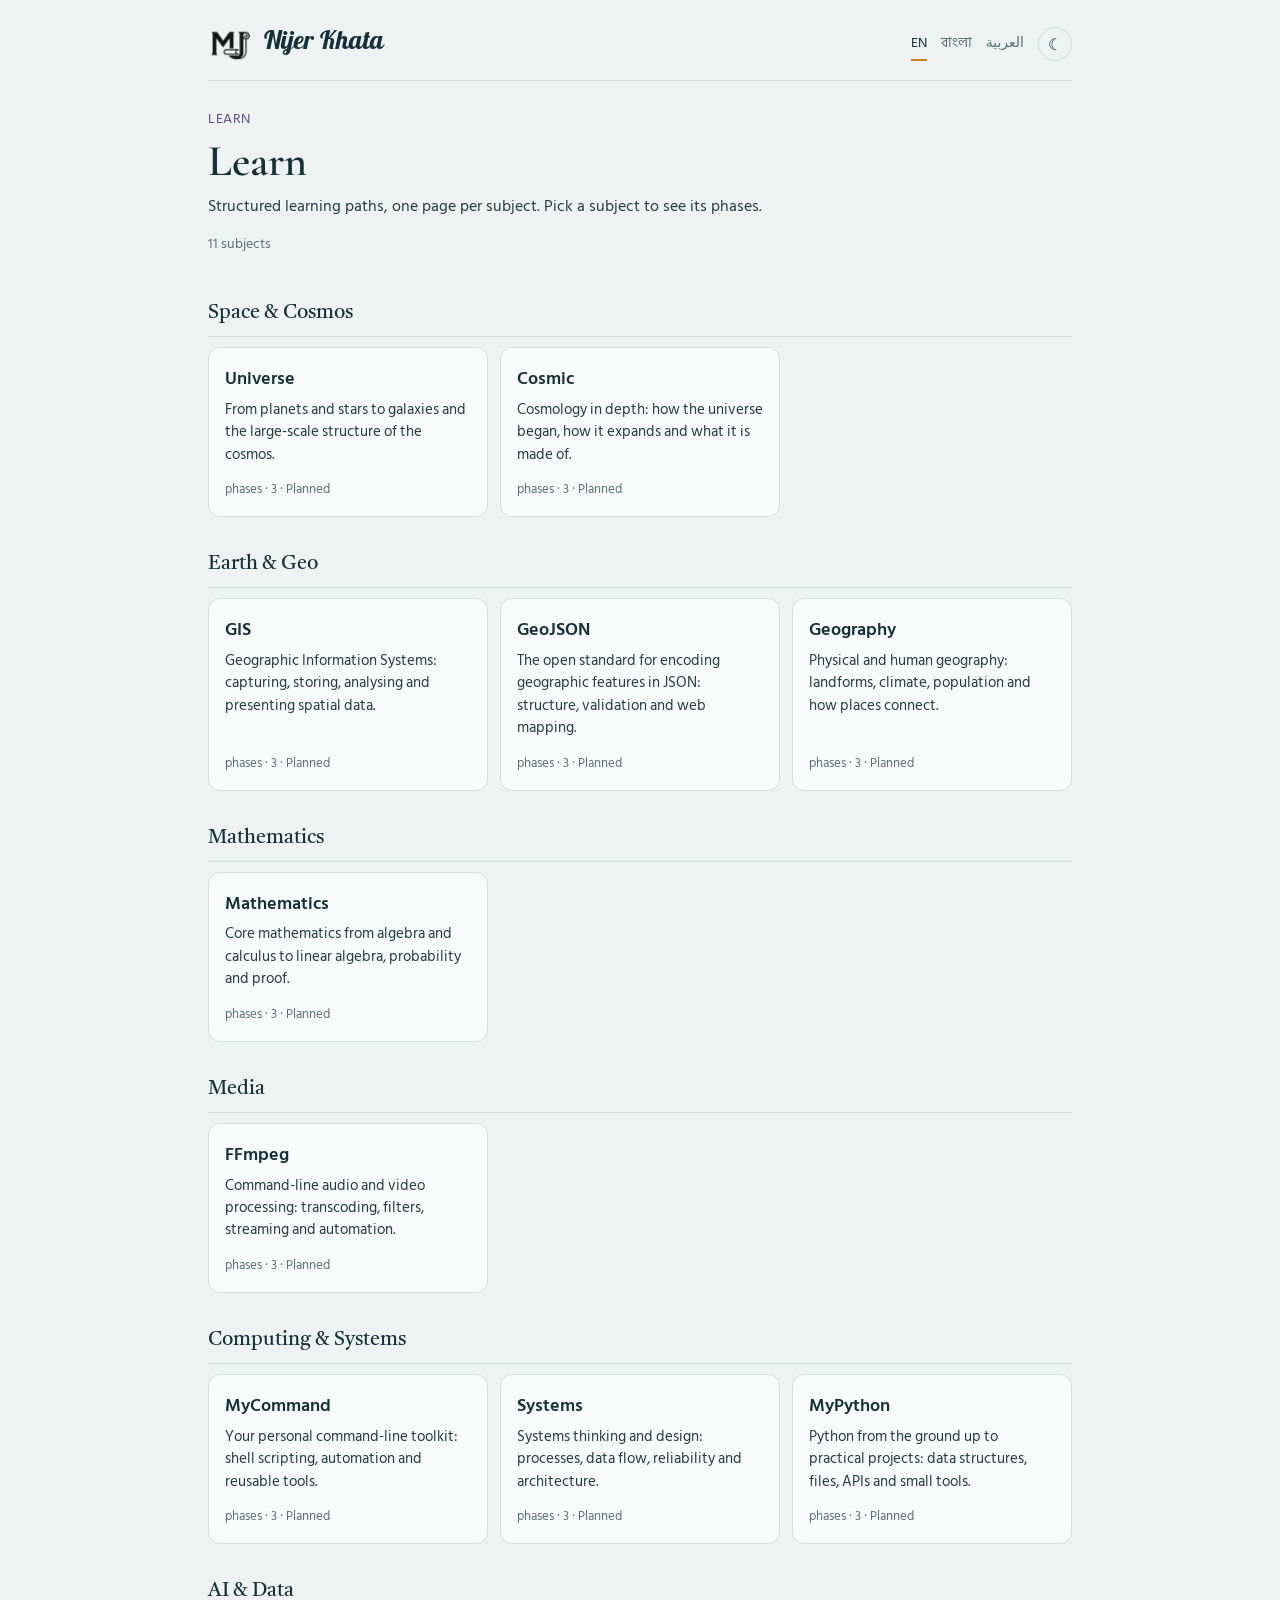
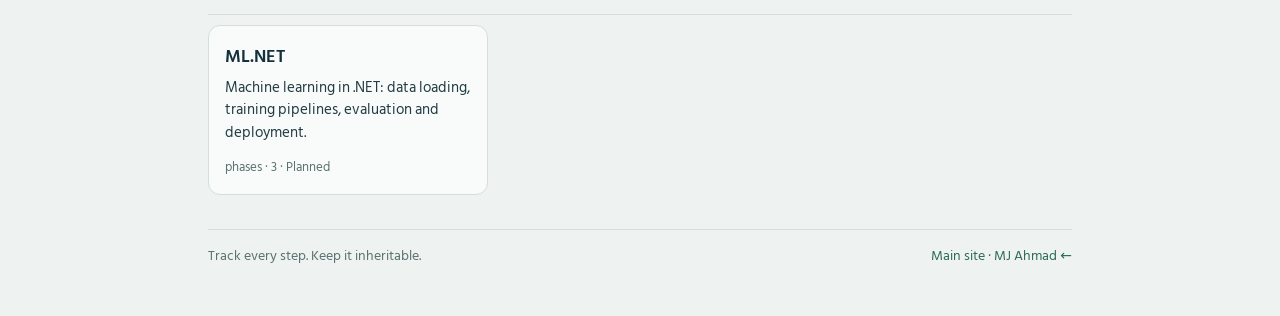
<file: learn/index.html>
<!DOCTYPE html>
<html lang="en">
<head>
<meta charset="UTF-8">
<meta name="viewport" content="width=device-width, initial-scale=1.0, viewport-fit=cover">
<title>Learn · Nijer Khata</title>
<meta name="description" content="Structured learning paths, one page per subject. Pick a subject to see its phases.">
<meta name="theme-color" content="#0d1b1f">
<meta property="og:type" content="website">
<meta property="og:site_name" content="Nijer Khata · নিজের খাতা">
<meta property="og:title" content="Learn · Nijer Khata">
<meta property="og:description" content="Structured learning paths, one page per subject. Pick a subject to see its phases.">
<meta property="og:url" content="https://mj-ahmad.github.io/mj/nijer-khata/learn/">
<meta property="og:image" content="https://mj-ahmad.github.io/mj/nijer-khata/assets/branding/og/og-1200x630.png">
<meta property="og:image:width" content="1200">
<meta property="og:image:height" content="630">
<meta name="twitter:card" content="summary_large_image">
<meta name="twitter:title" content="Learn · Nijer Khata">
<meta name="twitter:description" content="Structured learning paths, one page per subject. Pick a subject to see its phases.">
<link rel="icon" type="image/png" sizes="32x32" href="../assets/branding/logos/favicon/favicon-32.png">
<link rel="apple-touch-icon" sizes="180x180" href="../assets/branding/logos/app-icons/ios-icon-180.png">
<link rel="preconnect" href="https://fonts.googleapis.com">
<link rel="preconnect" href="https://fonts.gstatic.com" crossorigin>
<link rel="stylesheet" href="https://fonts.googleapis.com/css2?family=Galada&family=Cormorant+Garamond:wght@500;600&family=Tiro+Bangla&family=Hind+Siliguri:wght@400;500;600&family=Noto+Naskh+Arabic:wght@400;600&family=JetBrains+Mono:wght@400;500&display=swap">
<link rel="stylesheet" href="../learn/learn.css">
</head>
<body>
<div class="wrap">
<header class="top">
  <a class="brand" href="../">
    <img src="../assets/logo.png" alt="" width="44" height="44" onerror="this.remove()">
    <span class="brand-name" data-en="Nijer Khata" data-bn="নিজের খাতা" data-ar="نيجِر خاتا">Nijer Khata</span>
  </a>
  <div class="tools">
    <div class="lang" role="group" aria-label="Language">
      <button type="button" data-lang="en" aria-pressed="true">EN</button>
      <button type="button" data-lang="bn" aria-pressed="false">বাংলা</button>
      <button type="button" data-lang="ar" aria-pressed="false">العربية</button>
    </div>
    <button type="button" id="theme" class="theme-btn" aria-label="Theme"></button>
  </div>
</header>
<section class="hero"><p class="kicker" data-en="Learn" data-bn="শেখার কেন্দ্র" data-ar="مركز التعلم">Learn</p><h1 data-en="Learn" data-bn="শেখার কেন্দ্র" data-ar="مركز التعلم">Learn</h1><p class="lead" data-en="Structured learning paths, one page per subject. Pick a subject to see its phases." data-bn="সুশৃঙ্খল শেখার পথ, প্রতিটি বিষয়ের আলাদা পেজ। বিষয় বেছে নিন, ধাপগুলো দেখুন।" data-ar="مسارات تعلّم منظمة، صفحة مستقلة لكل موضوع. اختر موضوعًا لتتعرف على مراحله.">Structured learning paths, one page per subject. Pick a subject to see its phases.</p><p class="count">11 <span data-en="subjects" data-bn="বিষয়" data-ar="موضوعات">subjects</span></p></section>
<section class="group"><h2 data-en="Space &amp; Cosmos" data-bn="মহাকাশ ও মহাবিশ্ব" data-ar="الفضاء والكون">Space &amp; Cosmos</h2><div class="cards">
<a class="card" href="universe/">
  <span class="card-name" data-en="Universe" data-bn="মহাবিশ্ব" data-ar="الكون">Universe</span>
  <span class="card-sum" data-en="From planets and stars to galaxies and the large-scale structure of the cosmos." data-bn="গ্রহ, নক্ষত্র থেকে ছায়াপথ ও মহাবিশ্বের বৃহৎ কাঠামো পর্যন্ত।">From planets and stars to galaxies and the large-scale structure of the cosmos.</span>
  <span class="card-meta"><span data-en="phases" data-bn="ধাপ" data-ar="مراحل">phases</span> · 3 · <span data-en="Planned" data-bn="পরিকল্পিত" data-ar="مخطط">Planned</span></span>
</a>
<a class="card" href="cosmic/">
  <span class="card-name" data-en="Cosmic" data-bn="মহাজাগতিক" data-ar="الكوني">Cosmic</span>
  <span class="card-sum" data-en="Cosmology in depth: how the universe began, how it expands and what it is made of." data-bn="মহাজগতের উৎপত্তি, প্রসারণ ও উপাদান নিয়ে গভীর পাঠ।">Cosmology in depth: how the universe began, how it expands and what it is made of.</span>
  <span class="card-meta"><span data-en="phases" data-bn="ধাপ" data-ar="مراحل">phases</span> · 3 · <span data-en="Planned" data-bn="পরিকল্পিত" data-ar="مخطط">Planned</span></span>
</a>
</div></section>
<section class="group"><h2 data-en="Earth &amp; Geo" data-bn="পৃথিবী ও ভূ-তথ্য" data-ar="الأرض والجغرافيا">Earth &amp; Geo</h2><div class="cards">
<a class="card" href="gis/">
  <span class="card-name" data-en="GIS" data-bn="জিআইএস" data-ar="نظم المعلومات الجغرافية">GIS</span>
  <span class="card-sum" data-en="Geographic Information Systems: capturing, storing, analysing and presenting spatial data." data-bn="ভৌগোলিক তথ্য সংগ্রহ, সংরক্ষণ, বিশ্লেষণ ও উপস্থাপনের পদ্ধতি।">Geographic Information Systems: capturing, storing, analysing and presenting spatial data.</span>
  <span class="card-meta"><span data-en="phases" data-bn="ধাপ" data-ar="مراحل">phases</span> · 3 · <span data-en="Planned" data-bn="পরিকল্পিত" data-ar="مخطط">Planned</span></span>
</a>
<a class="card" href="geojson/">
  <span class="card-name" data-en="GeoJSON" data-bn="জিওজসন" data-ar="GeoJSON">GeoJSON</span>
  <span class="card-sum" data-en="The open standard for encoding geographic features in JSON: structure, validation and web mapping." data-bn="JSON-এ ভৌগোলিক তথ্য লেখার ওপেন স্ট্যান্ডার্ড।">The open standard for encoding geographic features in JSON: structure, validation and web mapping.</span>
  <span class="card-meta"><span data-en="phases" data-bn="ধাপ" data-ar="مراحل">phases</span> · 3 · <span data-en="Planned" data-bn="পরিকল্পিত" data-ar="مخطط">Planned</span></span>
</a>
<a class="card" href="geography/">
  <span class="card-name" data-en="Geography" data-bn="ভূগোল" data-ar="الجغرافيا">Geography</span>
  <span class="card-sum" data-en="Physical and human geography: landforms, climate, population and how places connect." data-bn="ভৌত ও মানব ভূগোল: ভূমিরূপ, জলবায়ু, জনসংখ্যা ও স্থানগুলোর সংযোগ।">Physical and human geography: landforms, climate, population and how places connect.</span>
  <span class="card-meta"><span data-en="phases" data-bn="ধাপ" data-ar="مراحل">phases</span> · 3 · <span data-en="Planned" data-bn="পরিকল্পিত" data-ar="مخطط">Planned</span></span>
</a>
</div></section>
<section class="group"><h2 data-en="Mathematics" data-bn="গণিত" data-ar="الرياضيات">Mathematics</h2><div class="cards">
<a class="card" href="math/">
  <span class="card-name" data-en="Mathematics" data-bn="গণিত" data-ar="الرياضيات">Mathematics</span>
  <span class="card-sum" data-en="Core mathematics from algebra and calculus to linear algebra, probability and proof." data-bn="বীজগণিত, ক্যালকুলাস, রৈখিক বীজগণিত, সম্ভাবনা ও প্রমাণ।">Core mathematics from algebra and calculus to linear algebra, probability and proof.</span>
  <span class="card-meta"><span data-en="phases" data-bn="ধাপ" data-ar="مراحل">phases</span> · 3 · <span data-en="Planned" data-bn="পরিকল্পিত" data-ar="مخطط">Planned</span></span>
</a>
</div></section>
<section class="group"><h2 data-en="Media" data-bn="মিডিয়া" data-ar="الوسائط">Media</h2><div class="cards">
<a class="card" href="ffmpeg/">
  <span class="card-name" data-en="FFmpeg" data-bn="এফএফএমপেগ" data-ar="FFmpeg">FFmpeg</span>
  <span class="card-sum" data-en="Command-line audio and video processing: transcoding, filters, streaming and automation." data-bn="কমান্ড-লাইনে অডিও-ভিডিও প্রসেসিং: ট্রান্সকোড, ফিল্টার, স্ট্রিমিং ও অটোমেশন।">Command-line audio and video processing: transcoding, filters, streaming and automation.</span>
  <span class="card-meta"><span data-en="phases" data-bn="ধাপ" data-ar="مراحل">phases</span> · 3 · <span data-en="Planned" data-bn="পরিকল্পিত" data-ar="مخطط">Planned</span></span>
</a>
</div></section>
<section class="group"><h2 data-en="Computing &amp; Systems" data-bn="কম্পিউটিং ও সিস্টেম" data-ar="الحوسبة والأنظمة">Computing &amp; Systems</h2><div class="cards">
<a class="card" href="mycommand/">
  <span class="card-name" data-en="MyCommand" data-bn="মাইকমান্ড" data-ar="MyCommand">MyCommand</span>
  <span class="card-sum" data-en="Your personal command-line toolkit: shell scripting, automation and reusable tools." data-bn="আপনার নিজের কমান্ড-লাইন টুলকিট: শেল স্ক্রিপ্টিং ও অটোমেশন।">Your personal command-line toolkit: shell scripting, automation and reusable tools.</span>
  <span class="card-meta"><span data-en="phases" data-bn="ধাপ" data-ar="مراحل">phases</span> · 3 · <span data-en="Planned" data-bn="পরিকল্পিত" data-ar="مخطط">Planned</span></span>
</a>
<a class="card" href="systems/">
  <span class="card-name" data-en="Systems" data-bn="সিস্টেমস" data-ar="الأنظمة">Systems</span>
  <span class="card-sum" data-en="Systems thinking and design: processes, data flow, reliability and architecture." data-bn="সিস্টেম চিন্তা ও ডিজাইন: প্রক্রিয়া, ডেটা প্রবাহ, নির্ভরযোগ্যতা ও স্থাপত্য।">Systems thinking and design: processes, data flow, reliability and architecture.</span>
  <span class="card-meta"><span data-en="phases" data-bn="ধাপ" data-ar="مراحل">phases</span> · 3 · <span data-en="Planned" data-bn="পরিকল্পিত" data-ar="مخطط">Planned</span></span>
</a>
<a class="card" href="mypython/">
  <span class="card-name" data-en="MyPython" data-bn="মাইপাইথন" data-ar="MyPython">MyPython</span>
  <span class="card-sum" data-en="Python from the ground up to practical projects: data structures, files, APIs and small tools." data-bn="শূন্য থেকে ব্যবহারিক প্রজেক্ট: ডেটা স্ট্রাকচার, ফাইল, API ও ছোট টুল।">Python from the ground up to practical projects: data structures, files, APIs and small tools.</span>
  <span class="card-meta"><span data-en="phases" data-bn="ধাপ" data-ar="مراحل">phases</span> · 3 · <span data-en="Planned" data-bn="পরিকল্পিত" data-ar="مخطط">Planned</span></span>
</a>
</div></section>
<section class="group"><h2 data-en="AI &amp; Data" data-bn="এআই ও ডেটা" data-ar="الذكاء الاصطناعي والبيانات">AI &amp; Data</h2><div class="cards">
<a class="card" href="mlnet/">
  <span class="card-name" data-en="ML.NET" data-bn="এমএল.নেট" data-ar="ML.NET">ML.NET</span>
  <span class="card-sum" data-en="Machine learning in .NET: data loading, training pipelines, evaluation and deployment." data-bn=".NET-এ মেশিন লার্নিং: ডেটা লোড, ট্রেনিং পাইপলাইন, মূল্যায়ন ও ডিপ্লয়মেন্ট।">Machine learning in .NET: data loading, training pipelines, evaluation and deployment.</span>
  <span class="card-meta"><span data-en="phases" data-bn="ধাপ" data-ar="مراحل">phases</span> · 3 · <span data-en="Planned" data-bn="পরিকল্পিত" data-ar="مخطط">Planned</span></span>
</a>
</div></section>
<footer class="site-foot">
  <span data-en="Track every step. Keep it inheritable." data-bn="প্রতিটি ধাপ লিখে রাখুন। উত্তরাধিকারযোগ্য রাখুন।" data-ar="تتبّع كل خطوة. واجعلها قابلة للتوارث.">Track every step. Keep it inheritable.</span>
  <a href="../../"><span data-en="Main site" data-bn="মূল সাইট" data-ar="الموقع الرئيسي">Main site</span> · <span data-en="MJ Ahmad" data-bn="এম জে আহমদ" data-ar="إم جي أحمد">MJ Ahmad</span> ←</a>
</footer>
</div>
<script src="../learn/learn.js"></script>
</body>
</html>
</file>
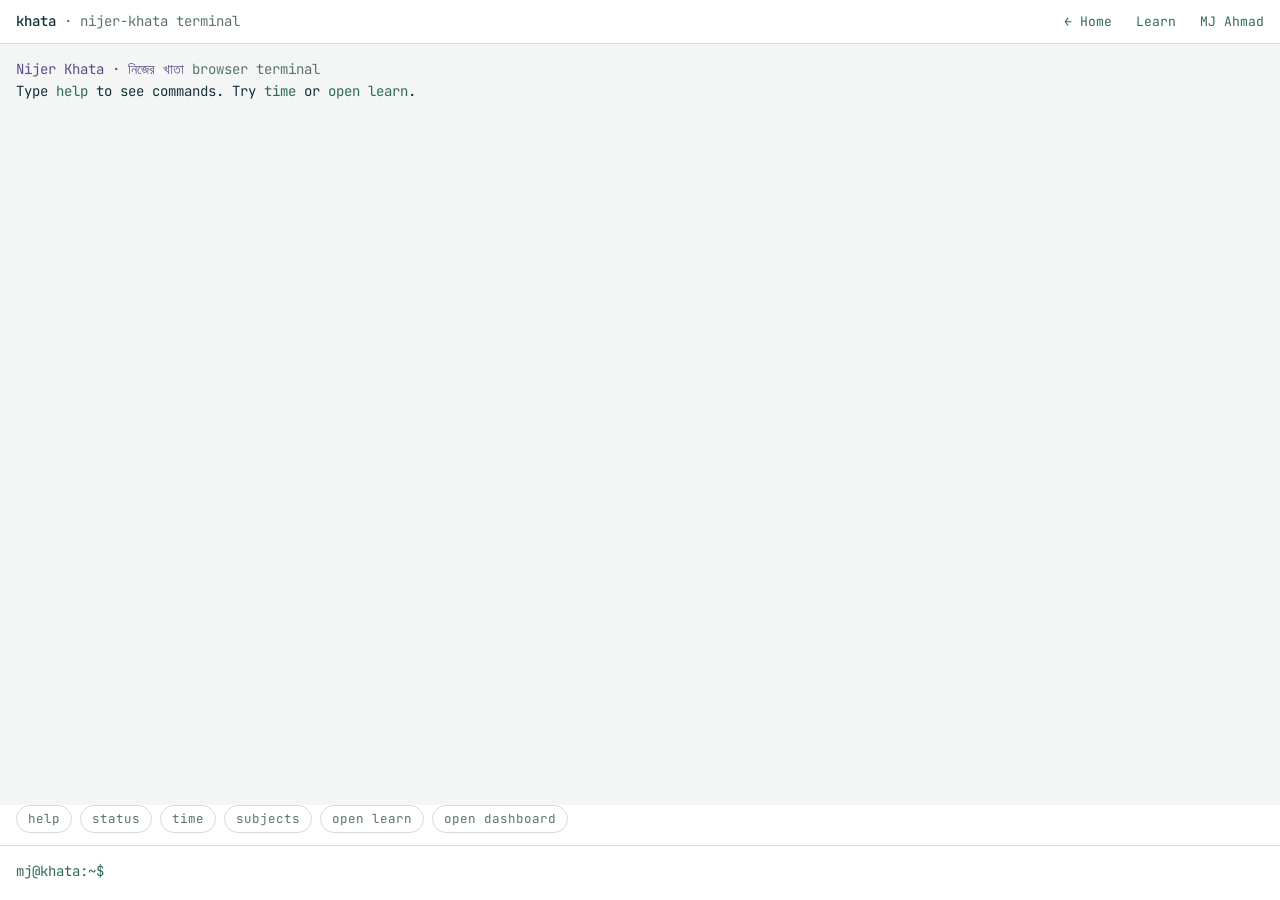
<file: terminal/index.html>
<!DOCTYPE html>
<html lang="en">
<head>
<meta charset="UTF-8">
<meta name="viewport" content="width=device-width, initial-scale=1.0, viewport-fit=cover">
<script>
(function () {
  var th = null; try { th = localStorage.getItem('khataTheme'); } catch (e) {}
  document.documentElement.setAttribute('data-theme', th === 'light' || th === 'dark' ? th : (matchMedia('(prefers-color-scheme: dark)').matches ? 'dark' : 'light'));
})();
</script>
<title>Terminal · Nijer Khata</title>
<meta name="description" content="Nijer Khata browser terminal: navigate sections, check time and status, and see the shell commands.">
<meta name="theme-color" content="#0d1b1f">
<meta property="og:type" content="website">
<meta property="og:site_name" content="Nijer Khata · নিজের খাতা">
<meta property="og:title" content="Nijer Khata · Terminal">
<meta property="og:description" content="Run commands from the browser: navigate, check time and status.">
<meta property="og:url" content="https://mj-ahmad.github.io/mj/nijer-khata/terminal/">
<meta property="og:image" content="https://mj-ahmad.github.io/mj/nijer-khata/assets/branding/og/og-1200x630.png">
<meta property="og:image:width" content="1200">
<meta property="og:image:height" content="630">
<meta name="twitter:card" content="summary_large_image">
<link rel="icon" type="image/png" sizes="32x32" href="../assets/branding/logos/favicon/favicon-32.png">
<link rel="apple-touch-icon" sizes="180x180" href="../assets/branding/logos/app-icons/ios-icon-180.png">
<link rel="stylesheet" href="https://fonts.googleapis.com/css2?family=JetBrains+Mono:wght@400;500&family=Hind+Siliguri:wght@400;500&display=swap">
<style>
:root{--bg:#f3f6f4;--panel:#ffffff;--line:#d3dfd8;--ink:#14303a;--muted:#5b7270;--moss:#2e6b55;--amber:#b87914;--violet:#5f4a8b;--err:#a33a3a}
html[data-theme="dark"]{--bg:#0a1518;--panel:#0f1f23;--line:#24393e;--ink:#d8ece4;--muted:#7f9a93;--moss:#6fb896;--amber:#e0a445;--violet:#b3a1e0;--err:#e48a8a}
*{box-sizing:border-box}
html,body{height:100%;margin:0}
body{background:var(--bg);color:var(--ink);font:14px/1.6 "JetBrains Mono",ui-monospace,Menlo,Consolas,monospace;display:flex;flex-direction:column;padding:env(safe-area-inset-top,0) env(safe-area-inset-right,0) env(safe-area-inset-bottom,0)}
header{display:flex;justify-content:space-between;align-items:center;gap:10px;flex-wrap:wrap;padding:10px 16px;border-bottom:1px solid var(--line);background:var(--panel)}
header a{color:var(--moss);text-decoration:none;font-size:13px}
header a:hover{text-decoration:underline}
.title{font-weight:500;color:var(--ink)}
.title span{color:var(--muted);font-weight:400}
#term{flex:1;overflow-y:auto;padding:14px 16px 6px;white-space:pre-wrap;word-break:break-word;-webkit-overflow-scrolling:touch}
.line{margin:0}
.p{color:var(--moss)}
.dim{color:var(--muted)}
.ok{color:var(--moss)}
.err{color:var(--err)}
.hi{color:var(--violet)}
.amber{color:var(--amber)}
.row{display:flex;align-items:center;gap:8px;padding:10px 16px 14px;border-top:1px solid var(--line);background:var(--panel)}
.prompt{color:var(--moss);white-space:nowrap;user-select:none}
#cmd{flex:1;min-width:0;background:transparent;border:0;outline:none;color:var(--ink);font:inherit;padding:4px 0;caret-color:var(--amber)}
.quick{display:flex;gap:8px;flex-wrap:wrap;padding:0 16px 12px;background:var(--panel)}
.quick button{background:none;border:1px solid var(--line);border-radius:999px;color:var(--muted);padding:3px 11px;font:inherit;font-size:12.5px;cursor:pointer}
.quick button:hover,.quick button:focus-visible{color:var(--moss);border-color:var(--moss);outline:none}
@media (max-width:600px){body{font-size:13px}}
</style>
</head>
<body>
<header>
  <div class="title">khata <span>· nijer-khata terminal</span></div>
  <div><a href="../">← Home</a> &nbsp; <a href="../learn/">Learn</a> &nbsp; <a href="../../">MJ Ahmad</a></div>
</header>
<div id="term" aria-live="polite"></div>
<div class="quick" aria-label="Quick commands">
  <button type="button" data-run="help">help</button>
  <button type="button" data-run="status">status</button>
  <button type="button" data-run="time">time</button>
  <button type="button" data-run="subjects">subjects</button>
  <button type="button" data-run="open learn">open learn</button>
  <button type="button" data-run="open dashboard">open dashboard</button>
</div>
<form class="row" id="form" autocomplete="off">
  <span class="prompt">mj@khata:~$</span>
  <input id="cmd" type="text" autocapitalize="off" autocorrect="off" spellcheck="false" aria-label="Command">
</form>

<script>
(function () {
  var term = document.getElementById('term');
  var input = document.getElementById('cmd');
  var history = [], hIdx = 0, subjects = null;
  var ROUTES = {
    home: '../', dashboard: '../#dash', learn: '../learn/', terminal: './', mj: '../../',
    '~': '../', '': '../'
  };

  function esc(s) { return String(s).replace(/[&<>"']/g, function (c) { return { '&': '&amp;', '<': '&lt;', '>': '&gt;', '"': '&quot;', "'": '&#39;' }[c]; }); }
  function print(html) {
    var d = document.createElement('div');
    d.className = 'line';
    d.innerHTML = html;
    term.appendChild(d);
    term.scrollTop = term.scrollHeight;
  }
  function echoCmd(raw) { print('<span class="p">mj@khata:~$</span> ' + esc(raw)); }
  function dhaka(date) {
    return new Intl.DateTimeFormat('en-GB', { timeZone: 'Asia/Dhaka', weekday: 'long', day: 'numeric', month: 'long', year: 'numeric',
      hour: '2-digit', minute: '2-digit', second: '2-digit', hourCycle: 'h23' }).format(date);
  }
  function loadSubjects() {
    if (subjects) return Promise.resolve(subjects);
    return fetch('../learn/subjects.json', { cache: 'no-store' }).then(function (r) { return r.json(); })
      .then(function (d) { subjects = d.subjects || []; return subjects; })
      .catch(function () { subjects = []; return subjects; });
  }
  function go(target) {
    var t = (target || '').trim().toLowerCase();
    if (ROUTES[t] !== undefined) { print('<span class="ok">opening</span> ' + esc(t)); setTimeout(function () { location.href = ROUTES[t]; }, 250); return; }
    return loadSubjects().then(function (list) {
      var hit = list.filter(function (s) { return s.slug === t; })[0];
      if (hit) { print('<span class="ok">opening</span> learn/' + esc(t)); setTimeout(function () { location.href = '../learn/' + t + '/'; }, 250); return; }
      print('<span class="err">open: no such section: ' + esc(target) + '</span> <span class="dim">(try: ls)</span>');
    });
  }

  var COMMANDS = {
    help: function () {
      print([
        '<span class="hi">Browser commands</span>',
        '  help                 show this list',
        '  ls                   list sections and learning subjects',
        '  open &lt;name&gt;          go to home, dashboard, learn, mj, or a subject slug',
        '  subjects             learning subjects with their slugs',
        '  time                 current time in Dhaka and UTC',
        '  status               entry count and latest tracking ID',
        '  theme light|dark     switch the colour theme',
        '  whoami, echo, clear',
        '',
        '<span class="hi">Full shell (on your computer, inside the project folder)</span>',
        '  ./khata start         validate and serve on http://127.0.0.1:8000',
        '  ./khata log "..."     record progress   (--category learning --mood 4)',
        '  ./khata status        database check and summary',
        '  ./khata learn list    list subjects',
        '  ./khata setup         install git, Python, Node.js, .NET (Ubuntu)',
        '  ./khata shell         bash shell inside the project folder'
      ].join('\n'));
    },
    ls: function () {
      loadSubjects().then(function (list) {
        print('<span class="hi">sections/</span>  home  dashboard  learn  terminal  mj');
        if (list.length) print('<span class="hi">learn/</span>  ' + list.map(function (s) { return esc(s.slug); }).join('  '));
      });
    },
    subjects: function () {
      loadSubjects().then(function (list) {
        if (!list.length) { print('<span class="dim">no subjects found (learn/subjects.json)</span>'); return; }
        print(list.map(function (s) { return '<span class="ok">' + esc(s.slug) + '</span>  ' + esc(s.name && s.name.en || s.slug); }).join('\n'));
      });
    },
    open: function (args) { if (!args) { print('<span class="err">usage: open &lt;name&gt;</span>'); return; } go(args); },
    cd: function (args) { COMMANDS.open(args); },
    time: function () {
      var now = new Date();
      print('Dhaka  ' + esc(dhaka(now)) + ' (UTC+06:00)\nUTC    ' + now.toISOString().replace('T', ' ').slice(0, 19));
    },
    date: function () { COMMANDS.time(); },
    status: function () {
      fetch('../data.json', { cache: 'no-store' }).then(function (r) { if (!r.ok) throw new Error(r.status); return r.json(); })
        .then(function (d) {
          var e = d.entries || [];
          var latest = e[0];
          print('entries   ' + e.length + '\nlatest    ' + (latest ? esc(latest.tracking_id) + '  ' + esc(latest.heading) : '—') +
                '\nnote      run ./khata status in the shell for the full database check');
        })
        .catch(function () { print('<span class="err">could not read data.json (serve the folder first: ./khata start)</span>'); });
    },
    theme: function (args) {
      var v = (args || '').trim();
      if (v !== 'light' && v !== 'dark') { print('<span class="err">usage: theme light|dark</span>'); return; }
      document.documentElement.setAttribute('data-theme', v);
      try { localStorage.setItem('khataTheme', v); } catch (e) {}
      print('<span class="ok">theme set to ' + v + '</span>');
    },
    whoami: function () { print('mj-ahmad · owner of Nijer Khata'); },
    echo: function (args) { print(esc(args || '')); },
    khata: function () { print('This page is the browser terminal. For commands that write data, use ./khata in the project folder (see: help).'); },
    clear: function () { term.innerHTML = ''; }
  };

  function run(raw) {
    var line = raw.trim();
    if (!line) return;
    echoCmd(line);
    history.unshift(line); hIdx = 0;
    var parts = line.split(/\s+/);
    var name = parts.shift().toLowerCase();
    var args = line.slice(line.indexOf(' ') + 1 || 0);
    if (line.indexOf(' ') < 0) args = '';
    if (name === './khata' || name === 'khata') return COMMANDS.khata();
    if (COMMANDS[name]) return COMMANDS[name](args.trim());
    print('<span class="err">' + esc(name) + ': command not found</span> <span class="dim">(type help)</span>');
  }

  document.getElementById('form').addEventListener('submit', function (e) {
    e.preventDefault();
    var v = input.value;
    input.value = '';
    run(v);
  });
  input.addEventListener('keydown', function (e) {
    if (e.key === 'ArrowUp') { if (hIdx < history.length) { input.value = history[hIdx++] || ''; } e.preventDefault(); }
    else if (e.key === 'ArrowDown') { if (hIdx > 0) { hIdx--; input.value = hIdx ? history[hIdx - 1] : ''; } e.preventDefault(); }
  });
  document.querySelectorAll('[data-run]').forEach(function (b) {
    b.addEventListener('click', function () { run(b.getAttribute('data-run')); input.focus(); });
  });
  term.addEventListener('click', function () { input.focus(); });

  print('<span class="hi">Nijer Khata · নিজের খাতা</span> <span class="dim">browser terminal</span>\n' +
        'Type <span class="ok">help</span> to see commands. Try <span class="ok">time</span> or <span class="ok">open learn</span>.');
  input.focus();
})();
</script>
</body>
</html>
</file>
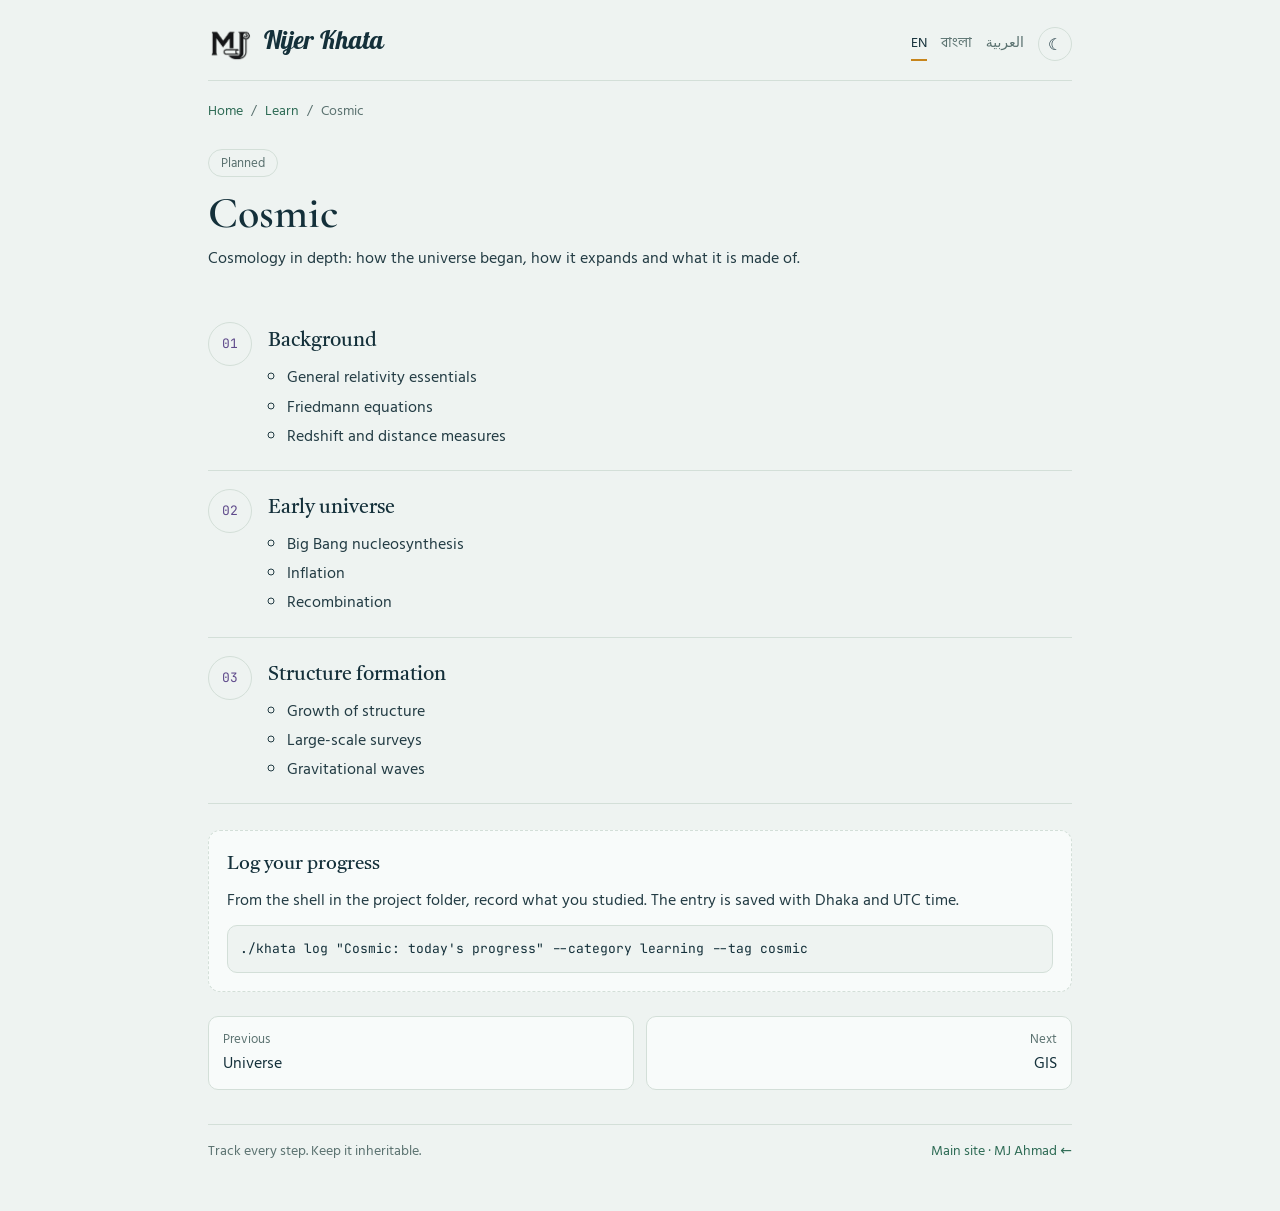
<file: learn/cosmic/index.html>
<!DOCTYPE html>
<html lang="en">
<head>
<meta charset="UTF-8">
<meta name="viewport" content="width=device-width, initial-scale=1.0, viewport-fit=cover">
<title>Cosmic · Learn · Nijer Khata</title>
<meta name="description" content="Cosmology in depth: how the universe began, how it expands and what it is made of.">
<meta name="theme-color" content="#0d1b1f">
<meta property="og:type" content="website">
<meta property="og:site_name" content="Nijer Khata · নিজের খাতা">
<meta property="og:title" content="Cosmic · Learn · Nijer Khata">
<meta property="og:description" content="Cosmology in depth: how the universe began, how it expands and what it is made of.">
<meta property="og:url" content="https://mj-ahmad.github.io/mj/nijer-khata/learn/cosmic/">
<meta property="og:image" content="https://mj-ahmad.github.io/mj/nijer-khata/assets/branding/og/og-1200x630.png">
<meta property="og:image:width" content="1200">
<meta property="og:image:height" content="630">
<meta name="twitter:card" content="summary_large_image">
<meta name="twitter:title" content="Cosmic · Learn · Nijer Khata">
<meta name="twitter:description" content="Cosmology in depth: how the universe began, how it expands and what it is made of.">
<link rel="icon" type="image/png" sizes="32x32" href="../../assets/branding/logos/favicon/favicon-32.png">
<link rel="apple-touch-icon" sizes="180x180" href="../../assets/branding/logos/app-icons/ios-icon-180.png">
<link rel="preconnect" href="https://fonts.googleapis.com">
<link rel="preconnect" href="https://fonts.gstatic.com" crossorigin>
<link rel="stylesheet" href="https://fonts.googleapis.com/css2?family=Galada&family=Cormorant+Garamond:wght@500;600&family=Tiro+Bangla&family=Hind+Siliguri:wght@400;500;600&family=Noto+Naskh+Arabic:wght@400;600&family=JetBrains+Mono:wght@400;500&display=swap">
<link rel="stylesheet" href="../../learn/learn.css">
</head>
<body>
<div class="wrap">
<header class="top">
  <a class="brand" href="../../">
    <img src="../../assets/logo.png" alt="" width="44" height="44" onerror="this.remove()">
    <span class="brand-name" data-en="Nijer Khata" data-bn="নিজের খাতা" data-ar="نيجِر خاتا">Nijer Khata</span>
  </a>
  <div class="tools">
    <div class="lang" role="group" aria-label="Language">
      <button type="button" data-lang="en" aria-pressed="true">EN</button>
      <button type="button" data-lang="bn" aria-pressed="false">বাংলা</button>
      <button type="button" data-lang="ar" aria-pressed="false">العربية</button>
    </div>
    <button type="button" id="theme" class="theme-btn" aria-label="Theme"></button>
  </div>
</header>
<nav class="crumbs" aria-label="breadcrumb">
  <a href="../../" data-en="Home" data-bn="হোম" data-ar="الرئيسية">Home</a> <span>/</span>
  <a href="../" data-en="Learn" data-bn="শেখার কেন্দ্র" data-ar="مركز التعلم">Learn</a> <span>/</span>
  <span data-en="Cosmic" data-bn="মহাজাগতিক" data-ar="الكوني">Cosmic</span>
</nav>
<section class="hero">
  <span class="status s-planned" data-en="Planned" data-bn="পরিকল্পিত" data-ar="مخطط">Planned</span>
  <h1 data-en="Cosmic" data-bn="মহাজাগতিক" data-ar="الكوني">Cosmic</h1>
  <p class="lead" data-en="Cosmology in depth: how the universe began, how it expands and what it is made of." data-bn="মহাজগতের উৎপত্তি, প্রসারণ ও উপাদান নিয়ে গভীর পাঠ।">Cosmology in depth: how the universe began, how it expands and what it is made of.</p>
</section>
<ol class="phases">
<li class="phase"><span class="phase-no mono">01</span>
  <div><h2 data-en="Background" data-bn="পটভূমি">Background</h2><ul><li>General relativity essentials</li><li>Friedmann equations</li><li>Redshift and distance measures</li></ul></div></li>
<li class="phase"><span class="phase-no mono">02</span>
  <div><h2 data-en="Early universe" data-bn="আদি মহাবিশ্ব">Early universe</h2><ul><li>Big Bang nucleosynthesis</li><li>Inflation</li><li>Recombination</li></ul></div></li>
<li class="phase"><span class="phase-no mono">03</span>
  <div><h2 data-en="Structure formation" data-bn="কাঠামো গঠন">Structure formation</h2><ul><li>Growth of structure</li><li>Large-scale surveys</li><li>Gravitational waves</li></ul></div></li>
</ol>
<section class="log-box">
  <h2 data-en="Log your progress" data-bn="আপনার অগ্রগতি লিখুন" data-ar="سجّل تقدمك">Log your progress</h2>
  <p data-en="From the shell in the project folder, record what you studied. The entry is saved with Dhaka and UTC time." data-bn="প্রজেক্ট ফোল্ডারের শেল থেকে যা পড়লেন তা লিখুন। এন্ট্রিতে ঢাকা ও ইউটিসি সময় যুক্ত হবে।" data-ar="من الطرفية داخل مجلد المشروع، سجّل ما درسته. يُحفظ الإدخال مع توقيت دكا والتوقيت العالمي.">From the shell in the project folder, record what you studied. The entry is saved with Dhaka and UTC time.</p>
  <pre class="mono">./khata log "Cosmic: today's progress" --category learning --tag cosmic</pre>
</section>
<nav class="pn-row" aria-label="subjects"><a href="../universe/" class="pn"><small data-en="Previous" data-bn="আগের বিষয়" data-ar="السابق">Previous</small><span data-en="Universe" data-bn="মহাবিশ্ব" data-ar="الكون">Universe</span></a><a href="../gis/" class="pn pn-next"><small data-en="Next" data-bn="পরের বিষয়" data-ar="التالي">Next</small><span data-en="GIS" data-bn="জিআইএস" data-ar="نظم المعلومات الجغرافية">GIS</span></a></nav>

<footer class="site-foot">
  <span data-en="Track every step. Keep it inheritable." data-bn="প্রতিটি ধাপ লিখে রাখুন। উত্তরাধিকারযোগ্য রাখুন।" data-ar="تتبّع كل خطوة. واجعلها قابلة للتوارث.">Track every step. Keep it inheritable.</span>
  <a href="../../../"><span data-en="Main site" data-bn="মূল সাইট" data-ar="الموقع الرئيسي">Main site</span> · <span data-en="MJ Ahmad" data-bn="এম জে আহমদ" data-ar="إم جي أحمد">MJ Ahmad</span> ←</a>
</footer>
</div>
<script src="../../learn/learn.js"></script>
</body>
</html>
</file>
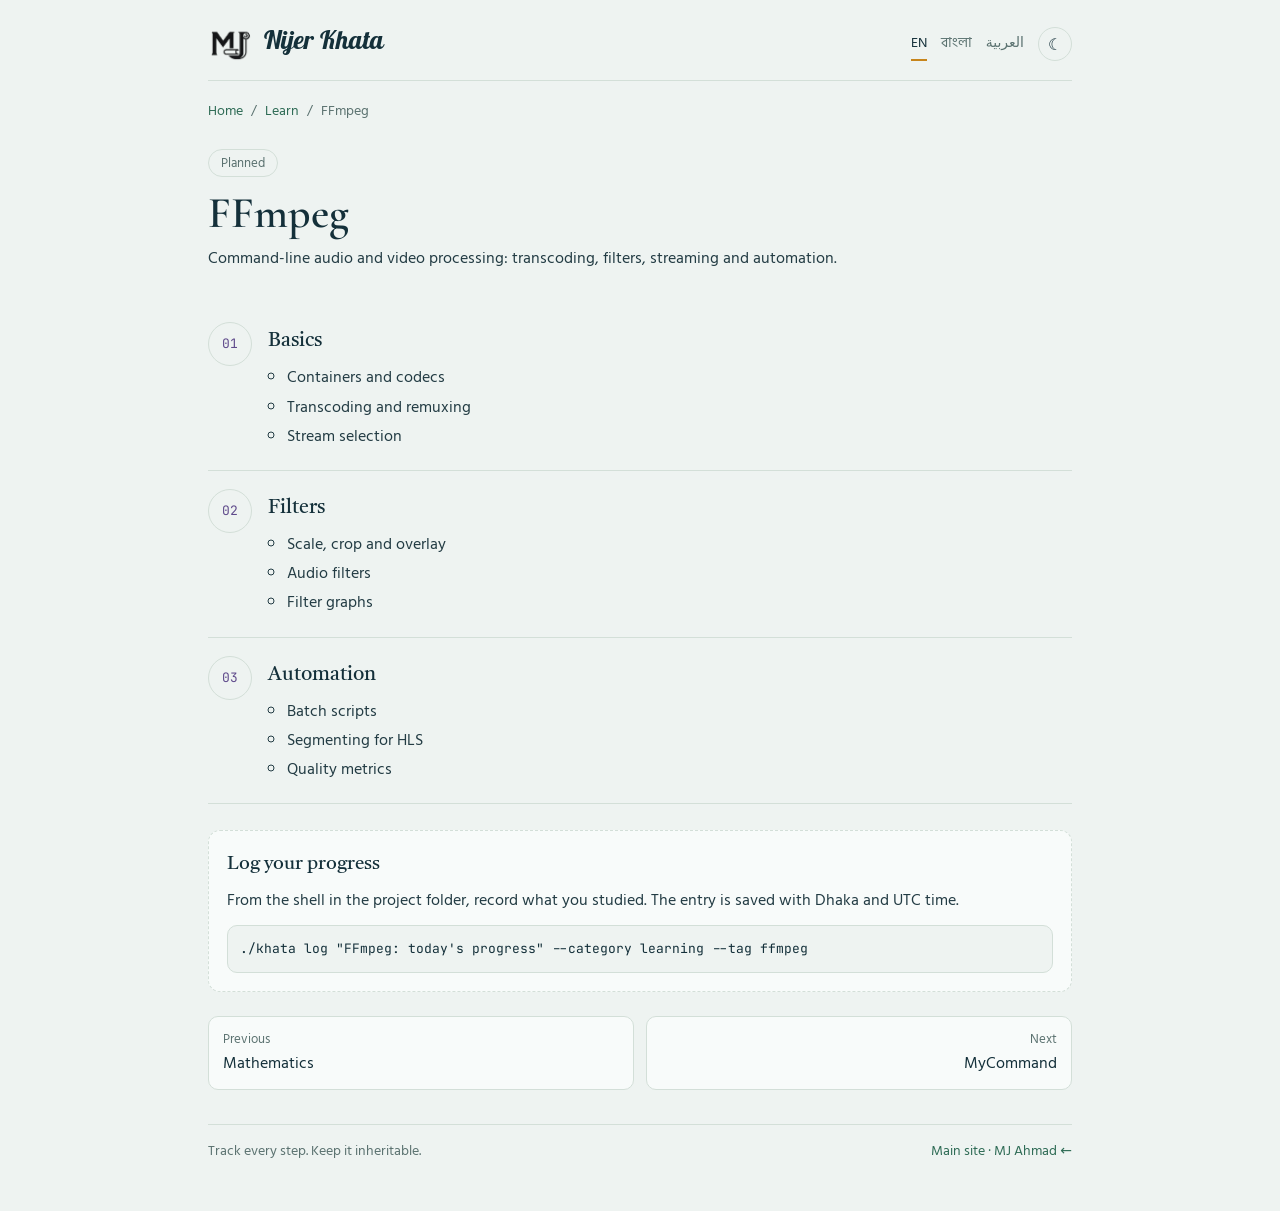
<file: learn/ffmpeg/index.html>
<!DOCTYPE html>
<html lang="en">
<head>
<meta charset="UTF-8">
<meta name="viewport" content="width=device-width, initial-scale=1.0, viewport-fit=cover">
<title>FFmpeg · Learn · Nijer Khata</title>
<meta name="description" content="Command-line audio and video processing: transcoding, filters, streaming and automation.">
<meta name="theme-color" content="#0d1b1f">
<meta property="og:type" content="website">
<meta property="og:site_name" content="Nijer Khata · নিজের খাতা">
<meta property="og:title" content="FFmpeg · Learn · Nijer Khata">
<meta property="og:description" content="Command-line audio and video processing: transcoding, filters, streaming and automation.">
<meta property="og:url" content="https://mj-ahmad.github.io/mj/nijer-khata/learn/ffmpeg/">
<meta property="og:image" content="https://mj-ahmad.github.io/mj/nijer-khata/assets/branding/og/og-1200x630.png">
<meta property="og:image:width" content="1200">
<meta property="og:image:height" content="630">
<meta name="twitter:card" content="summary_large_image">
<meta name="twitter:title" content="FFmpeg · Learn · Nijer Khata">
<meta name="twitter:description" content="Command-line audio and video processing: transcoding, filters, streaming and automation.">
<link rel="icon" type="image/png" sizes="32x32" href="../../assets/branding/logos/favicon/favicon-32.png">
<link rel="apple-touch-icon" sizes="180x180" href="../../assets/branding/logos/app-icons/ios-icon-180.png">
<link rel="preconnect" href="https://fonts.googleapis.com">
<link rel="preconnect" href="https://fonts.gstatic.com" crossorigin>
<link rel="stylesheet" href="https://fonts.googleapis.com/css2?family=Galada&family=Cormorant+Garamond:wght@500;600&family=Tiro+Bangla&family=Hind+Siliguri:wght@400;500;600&family=Noto+Naskh+Arabic:wght@400;600&family=JetBrains+Mono:wght@400;500&display=swap">
<link rel="stylesheet" href="../../learn/learn.css">
</head>
<body>
<div class="wrap">
<header class="top">
  <a class="brand" href="../../">
    <img src="../../assets/logo.png" alt="" width="44" height="44" onerror="this.remove()">
    <span class="brand-name" data-en="Nijer Khata" data-bn="নিজের খাতা" data-ar="نيجِر خاتا">Nijer Khata</span>
  </a>
  <div class="tools">
    <div class="lang" role="group" aria-label="Language">
      <button type="button" data-lang="en" aria-pressed="true">EN</button>
      <button type="button" data-lang="bn" aria-pressed="false">বাংলা</button>
      <button type="button" data-lang="ar" aria-pressed="false">العربية</button>
    </div>
    <button type="button" id="theme" class="theme-btn" aria-label="Theme"></button>
  </div>
</header>
<nav class="crumbs" aria-label="breadcrumb">
  <a href="../../" data-en="Home" data-bn="হোম" data-ar="الرئيسية">Home</a> <span>/</span>
  <a href="../" data-en="Learn" data-bn="শেখার কেন্দ্র" data-ar="مركز التعلم">Learn</a> <span>/</span>
  <span data-en="FFmpeg" data-bn="এফএফএমপেগ" data-ar="FFmpeg">FFmpeg</span>
</nav>
<section class="hero">
  <span class="status s-planned" data-en="Planned" data-bn="পরিকল্পিত" data-ar="مخطط">Planned</span>
  <h1 data-en="FFmpeg" data-bn="এফএফএমপেগ" data-ar="FFmpeg">FFmpeg</h1>
  <p class="lead" data-en="Command-line audio and video processing: transcoding, filters, streaming and automation." data-bn="কমান্ড-লাইনে অডিও-ভিডিও প্রসেসিং: ট্রান্সকোড, ফিল্টার, স্ট্রিমিং ও অটোমেশন।">Command-line audio and video processing: transcoding, filters, streaming and automation.</p>
</section>
<ol class="phases">
<li class="phase"><span class="phase-no mono">01</span>
  <div><h2 data-en="Basics" data-bn="মৌলিক">Basics</h2><ul><li>Containers and codecs</li><li>Transcoding and remuxing</li><li>Stream selection</li></ul></div></li>
<li class="phase"><span class="phase-no mono">02</span>
  <div><h2 data-en="Filters" data-bn="ফিল্টার">Filters</h2><ul><li>Scale, crop and overlay</li><li>Audio filters</li><li>Filter graphs</li></ul></div></li>
<li class="phase"><span class="phase-no mono">03</span>
  <div><h2 data-en="Automation" data-bn="অটোমেশন">Automation</h2><ul><li>Batch scripts</li><li>Segmenting for HLS</li><li>Quality metrics</li></ul></div></li>
</ol>
<section class="log-box">
  <h2 data-en="Log your progress" data-bn="আপনার অগ্রগতি লিখুন" data-ar="سجّل تقدمك">Log your progress</h2>
  <p data-en="From the shell in the project folder, record what you studied. The entry is saved with Dhaka and UTC time." data-bn="প্রজেক্ট ফোল্ডারের শেল থেকে যা পড়লেন তা লিখুন। এন্ট্রিতে ঢাকা ও ইউটিসি সময় যুক্ত হবে।" data-ar="من الطرفية داخل مجلد المشروع، سجّل ما درسته. يُحفظ الإدخال مع توقيت دكا والتوقيت العالمي.">From the shell in the project folder, record what you studied. The entry is saved with Dhaka and UTC time.</p>
  <pre class="mono">./khata log "FFmpeg: today's progress" --category learning --tag ffmpeg</pre>
</section>
<nav class="pn-row" aria-label="subjects"><a href="../math/" class="pn"><small data-en="Previous" data-bn="আগের বিষয়" data-ar="السابق">Previous</small><span data-en="Mathematics" data-bn="গণিত" data-ar="الرياضيات">Mathematics</span></a><a href="../mycommand/" class="pn pn-next"><small data-en="Next" data-bn="পরের বিষয়" data-ar="التالي">Next</small><span data-en="MyCommand" data-bn="মাইকমান্ড" data-ar="MyCommand">MyCommand</span></a></nav>

<footer class="site-foot">
  <span data-en="Track every step. Keep it inheritable." data-bn="প্রতিটি ধাপ লিখে রাখুন। উত্তরাধিকারযোগ্য রাখুন।" data-ar="تتبّع كل خطوة. واجعلها قابلة للتوارث.">Track every step. Keep it inheritable.</span>
  <a href="../../../"><span data-en="Main site" data-bn="মূল সাইট" data-ar="الموقع الرئيسي">Main site</span> · <span data-en="MJ Ahmad" data-bn="এম জে আহমদ" data-ar="إم جي أحمد">MJ Ahmad</span> ←</a>
</footer>
</div>
<script src="../../learn/learn.js"></script>
</body>
</html>
</file>
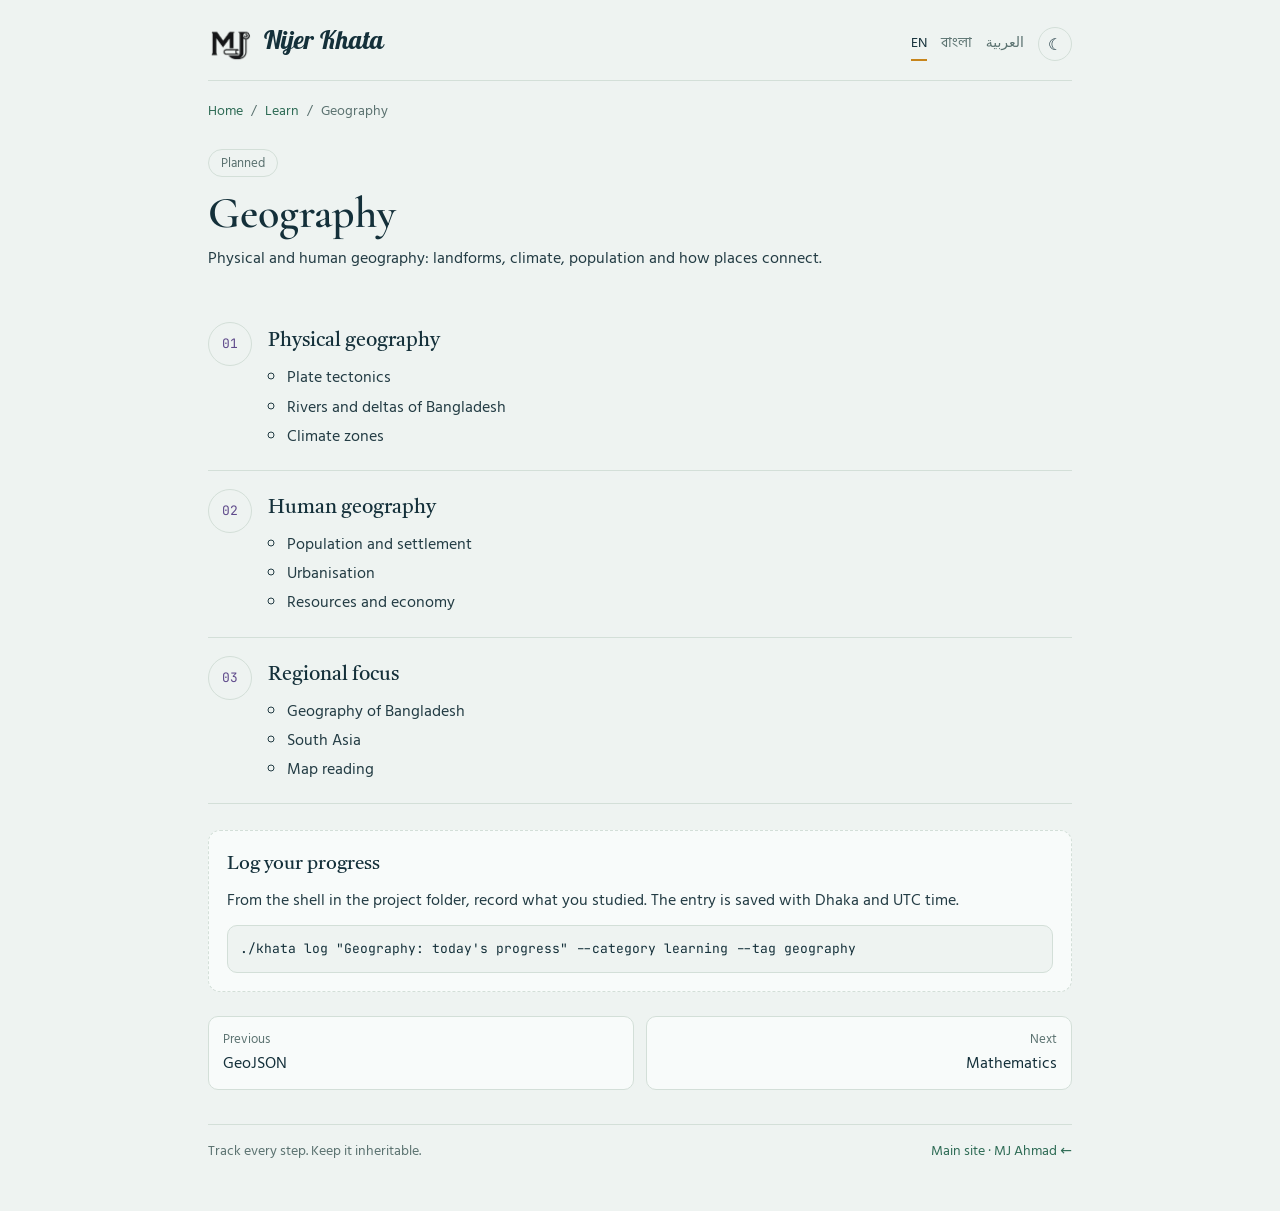
<file: learn/geography/index.html>
<!DOCTYPE html>
<html lang="en">
<head>
<meta charset="UTF-8">
<meta name="viewport" content="width=device-width, initial-scale=1.0, viewport-fit=cover">
<title>Geography · Learn · Nijer Khata</title>
<meta name="description" content="Physical and human geography: landforms, climate, population and how places connect.">
<meta name="theme-color" content="#0d1b1f">
<meta property="og:type" content="website">
<meta property="og:site_name" content="Nijer Khata · নিজের খাতা">
<meta property="og:title" content="Geography · Learn · Nijer Khata">
<meta property="og:description" content="Physical and human geography: landforms, climate, population and how places connect.">
<meta property="og:url" content="https://mj-ahmad.github.io/mj/nijer-khata/learn/geography/">
<meta property="og:image" content="https://mj-ahmad.github.io/mj/nijer-khata/assets/branding/og/og-1200x630.png">
<meta property="og:image:width" content="1200">
<meta property="og:image:height" content="630">
<meta name="twitter:card" content="summary_large_image">
<meta name="twitter:title" content="Geography · Learn · Nijer Khata">
<meta name="twitter:description" content="Physical and human geography: landforms, climate, population and how places connect.">
<link rel="icon" type="image/png" sizes="32x32" href="../../assets/branding/logos/favicon/favicon-32.png">
<link rel="apple-touch-icon" sizes="180x180" href="../../assets/branding/logos/app-icons/ios-icon-180.png">
<link rel="preconnect" href="https://fonts.googleapis.com">
<link rel="preconnect" href="https://fonts.gstatic.com" crossorigin>
<link rel="stylesheet" href="https://fonts.googleapis.com/css2?family=Galada&family=Cormorant+Garamond:wght@500;600&family=Tiro+Bangla&family=Hind+Siliguri:wght@400;500;600&family=Noto+Naskh+Arabic:wght@400;600&family=JetBrains+Mono:wght@400;500&display=swap">
<link rel="stylesheet" href="../../learn/learn.css">
</head>
<body>
<div class="wrap">
<header class="top">
  <a class="brand" href="../../">
    <img src="../../assets/logo.png" alt="" width="44" height="44" onerror="this.remove()">
    <span class="brand-name" data-en="Nijer Khata" data-bn="নিজের খাতা" data-ar="نيجِر خاتا">Nijer Khata</span>
  </a>
  <div class="tools">
    <div class="lang" role="group" aria-label="Language">
      <button type="button" data-lang="en" aria-pressed="true">EN</button>
      <button type="button" data-lang="bn" aria-pressed="false">বাংলা</button>
      <button type="button" data-lang="ar" aria-pressed="false">العربية</button>
    </div>
    <button type="button" id="theme" class="theme-btn" aria-label="Theme"></button>
  </div>
</header>
<nav class="crumbs" aria-label="breadcrumb">
  <a href="../../" data-en="Home" data-bn="হোম" data-ar="الرئيسية">Home</a> <span>/</span>
  <a href="../" data-en="Learn" data-bn="শেখার কেন্দ্র" data-ar="مركز التعلم">Learn</a> <span>/</span>
  <span data-en="Geography" data-bn="ভূগোল" data-ar="الجغرافيا">Geography</span>
</nav>
<section class="hero">
  <span class="status s-planned" data-en="Planned" data-bn="পরিকল্পিত" data-ar="مخطط">Planned</span>
  <h1 data-en="Geography" data-bn="ভূগোল" data-ar="الجغرافيا">Geography</h1>
  <p class="lead" data-en="Physical and human geography: landforms, climate, population and how places connect." data-bn="ভৌত ও মানব ভূগোল: ভূমিরূপ, জলবায়ু, জনসংখ্যা ও স্থানগুলোর সংযোগ।">Physical and human geography: landforms, climate, population and how places connect.</p>
</section>
<ol class="phases">
<li class="phase"><span class="phase-no mono">01</span>
  <div><h2 data-en="Physical geography" data-bn="ভৌত ভূগোল">Physical geography</h2><ul><li>Plate tectonics</li><li>Rivers and deltas of Bangladesh</li><li>Climate zones</li></ul></div></li>
<li class="phase"><span class="phase-no mono">02</span>
  <div><h2 data-en="Human geography" data-bn="মানব ভূগোল">Human geography</h2><ul><li>Population and settlement</li><li>Urbanisation</li><li>Resources and economy</li></ul></div></li>
<li class="phase"><span class="phase-no mono">03</span>
  <div><h2 data-en="Regional focus" data-bn="আঞ্চলিক পাঠ">Regional focus</h2><ul><li>Geography of Bangladesh</li><li>South Asia</li><li>Map reading</li></ul></div></li>
</ol>
<section class="log-box">
  <h2 data-en="Log your progress" data-bn="আপনার অগ্রগতি লিখুন" data-ar="سجّل تقدمك">Log your progress</h2>
  <p data-en="From the shell in the project folder, record what you studied. The entry is saved with Dhaka and UTC time." data-bn="প্রজেক্ট ফোল্ডারের শেল থেকে যা পড়লেন তা লিখুন। এন্ট্রিতে ঢাকা ও ইউটিসি সময় যুক্ত হবে।" data-ar="من الطرفية داخل مجلد المشروع، سجّل ما درسته. يُحفظ الإدخال مع توقيت دكا والتوقيت العالمي.">From the shell in the project folder, record what you studied. The entry is saved with Dhaka and UTC time.</p>
  <pre class="mono">./khata log "Geography: today's progress" --category learning --tag geography</pre>
</section>
<nav class="pn-row" aria-label="subjects"><a href="../geojson/" class="pn"><small data-en="Previous" data-bn="আগের বিষয়" data-ar="السابق">Previous</small><span data-en="GeoJSON" data-bn="জিওজসন" data-ar="GeoJSON">GeoJSON</span></a><a href="../math/" class="pn pn-next"><small data-en="Next" data-bn="পরের বিষয়" data-ar="التالي">Next</small><span data-en="Mathematics" data-bn="গণিত" data-ar="الرياضيات">Mathematics</span></a></nav>

<footer class="site-foot">
  <span data-en="Track every step. Keep it inheritable." data-bn="প্রতিটি ধাপ লিখে রাখুন। উত্তরাধিকারযোগ্য রাখুন।" data-ar="تتبّع كل خطوة. واجعلها قابلة للتوارث.">Track every step. Keep it inheritable.</span>
  <a href="../../../"><span data-en="Main site" data-bn="মূল সাইট" data-ar="الموقع الرئيسي">Main site</span> · <span data-en="MJ Ahmad" data-bn="এম জে আহমদ" data-ar="إم جي أحمد">MJ Ahmad</span> ←</a>
</footer>
</div>
<script src="../../learn/learn.js"></script>
</body>
</html>
</file>
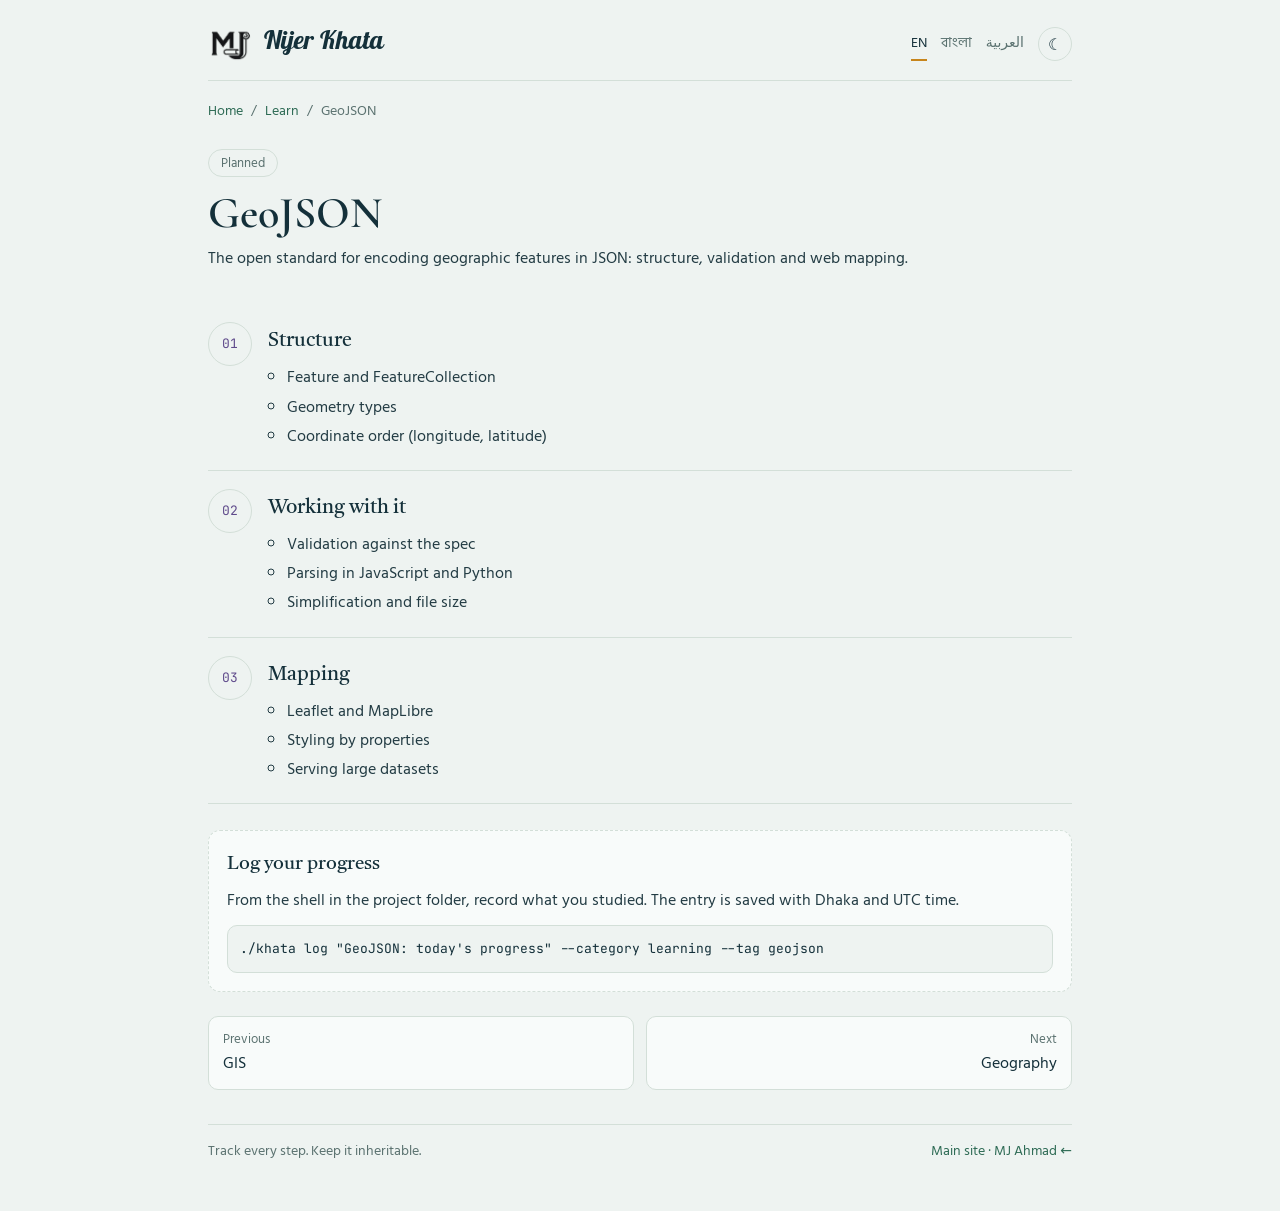
<file: learn/geojson/index.html>
<!DOCTYPE html>
<html lang="en">
<head>
<meta charset="UTF-8">
<meta name="viewport" content="width=device-width, initial-scale=1.0, viewport-fit=cover">
<title>GeoJSON · Learn · Nijer Khata</title>
<meta name="description" content="The open standard for encoding geographic features in JSON: structure, validation and web mapping.">
<meta name="theme-color" content="#0d1b1f">
<meta property="og:type" content="website">
<meta property="og:site_name" content="Nijer Khata · নিজের খাতা">
<meta property="og:title" content="GeoJSON · Learn · Nijer Khata">
<meta property="og:description" content="The open standard for encoding geographic features in JSON: structure, validation and web mapping.">
<meta property="og:url" content="https://mj-ahmad.github.io/mj/nijer-khata/learn/geojson/">
<meta property="og:image" content="https://mj-ahmad.github.io/mj/nijer-khata/assets/branding/og/og-1200x630.png">
<meta property="og:image:width" content="1200">
<meta property="og:image:height" content="630">
<meta name="twitter:card" content="summary_large_image">
<meta name="twitter:title" content="GeoJSON · Learn · Nijer Khata">
<meta name="twitter:description" content="The open standard for encoding geographic features in JSON: structure, validation and web mapping.">
<link rel="icon" type="image/png" sizes="32x32" href="../../assets/branding/logos/favicon/favicon-32.png">
<link rel="apple-touch-icon" sizes="180x180" href="../../assets/branding/logos/app-icons/ios-icon-180.png">
<link rel="preconnect" href="https://fonts.googleapis.com">
<link rel="preconnect" href="https://fonts.gstatic.com" crossorigin>
<link rel="stylesheet" href="https://fonts.googleapis.com/css2?family=Galada&family=Cormorant+Garamond:wght@500;600&family=Tiro+Bangla&family=Hind+Siliguri:wght@400;500;600&family=Noto+Naskh+Arabic:wght@400;600&family=JetBrains+Mono:wght@400;500&display=swap">
<link rel="stylesheet" href="../../learn/learn.css">
</head>
<body>
<div class="wrap">
<header class="top">
  <a class="brand" href="../../">
    <img src="../../assets/logo.png" alt="" width="44" height="44" onerror="this.remove()">
    <span class="brand-name" data-en="Nijer Khata" data-bn="নিজের খাতা" data-ar="نيجِر خاتا">Nijer Khata</span>
  </a>
  <div class="tools">
    <div class="lang" role="group" aria-label="Language">
      <button type="button" data-lang="en" aria-pressed="true">EN</button>
      <button type="button" data-lang="bn" aria-pressed="false">বাংলা</button>
      <button type="button" data-lang="ar" aria-pressed="false">العربية</button>
    </div>
    <button type="button" id="theme" class="theme-btn" aria-label="Theme"></button>
  </div>
</header>
<nav class="crumbs" aria-label="breadcrumb">
  <a href="../../" data-en="Home" data-bn="হোম" data-ar="الرئيسية">Home</a> <span>/</span>
  <a href="../" data-en="Learn" data-bn="শেখার কেন্দ্র" data-ar="مركز التعلم">Learn</a> <span>/</span>
  <span data-en="GeoJSON" data-bn="জিওজসন" data-ar="GeoJSON">GeoJSON</span>
</nav>
<section class="hero">
  <span class="status s-planned" data-en="Planned" data-bn="পরিকল্পিত" data-ar="مخطط">Planned</span>
  <h1 data-en="GeoJSON" data-bn="জিওজসন" data-ar="GeoJSON">GeoJSON</h1>
  <p class="lead" data-en="The open standard for encoding geographic features in JSON: structure, validation and web mapping." data-bn="JSON-এ ভৌগোলিক তথ্য লেখার ওপেন স্ট্যান্ডার্ড।">The open standard for encoding geographic features in JSON: structure, validation and web mapping.</p>
</section>
<ol class="phases">
<li class="phase"><span class="phase-no mono">01</span>
  <div><h2 data-en="Structure" data-bn="কাঠামো">Structure</h2><ul><li>Feature and FeatureCollection</li><li>Geometry types</li><li>Coordinate order (longitude, latitude)</li></ul></div></li>
<li class="phase"><span class="phase-no mono">02</span>
  <div><h2 data-en="Working with it" data-bn="ব্যবহার">Working with it</h2><ul><li>Validation against the spec</li><li>Parsing in JavaScript and Python</li><li>Simplification and file size</li></ul></div></li>
<li class="phase"><span class="phase-no mono">03</span>
  <div><h2 data-en="Mapping" data-bn="মানচিত্র">Mapping</h2><ul><li>Leaflet and MapLibre</li><li>Styling by properties</li><li>Serving large datasets</li></ul></div></li>
</ol>
<section class="log-box">
  <h2 data-en="Log your progress" data-bn="আপনার অগ্রগতি লিখুন" data-ar="سجّل تقدمك">Log your progress</h2>
  <p data-en="From the shell in the project folder, record what you studied. The entry is saved with Dhaka and UTC time." data-bn="প্রজেক্ট ফোল্ডারের শেল থেকে যা পড়লেন তা লিখুন। এন্ট্রিতে ঢাকা ও ইউটিসি সময় যুক্ত হবে।" data-ar="من الطرفية داخل مجلد المشروع، سجّل ما درسته. يُحفظ الإدخال مع توقيت دكا والتوقيت العالمي.">From the shell in the project folder, record what you studied. The entry is saved with Dhaka and UTC time.</p>
  <pre class="mono">./khata log "GeoJSON: today's progress" --category learning --tag geojson</pre>
</section>
<nav class="pn-row" aria-label="subjects"><a href="../gis/" class="pn"><small data-en="Previous" data-bn="আগের বিষয়" data-ar="السابق">Previous</small><span data-en="GIS" data-bn="জিআইএস" data-ar="نظم المعلومات الجغرافية">GIS</span></a><a href="../geography/" class="pn pn-next"><small data-en="Next" data-bn="পরের বিষয়" data-ar="التالي">Next</small><span data-en="Geography" data-bn="ভূগোল" data-ar="الجغرافيا">Geography</span></a></nav>

<footer class="site-foot">
  <span data-en="Track every step. Keep it inheritable." data-bn="প্রতিটি ধাপ লিখে রাখুন। উত্তরাধিকারযোগ্য রাখুন।" data-ar="تتبّع كل خطوة. واجعلها قابلة للتوارث.">Track every step. Keep it inheritable.</span>
  <a href="../../../"><span data-en="Main site" data-bn="মূল সাইট" data-ar="الموقع الرئيسي">Main site</span> · <span data-en="MJ Ahmad" data-bn="এম জে আহমদ" data-ar="إم جي أحمد">MJ Ahmad</span> ←</a>
</footer>
</div>
<script src="../../learn/learn.js"></script>
</body>
</html>
</file>
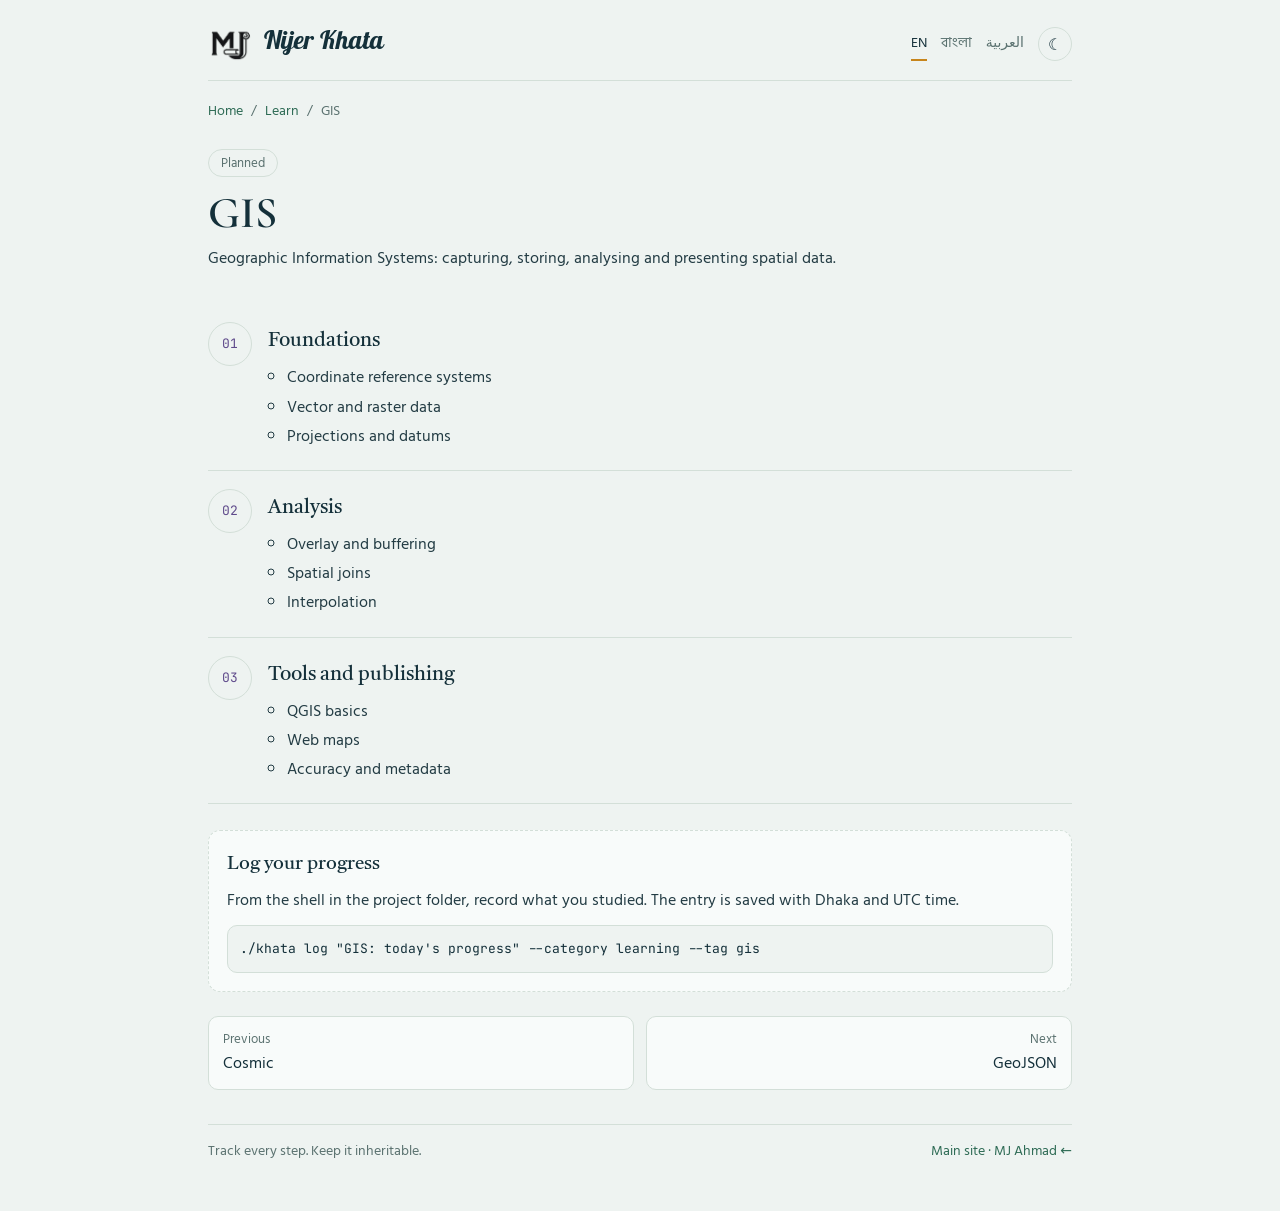
<file: learn/gis/index.html>
<!DOCTYPE html>
<html lang="en">
<head>
<meta charset="UTF-8">
<meta name="viewport" content="width=device-width, initial-scale=1.0, viewport-fit=cover">
<title>GIS · Learn · Nijer Khata</title>
<meta name="description" content="Geographic Information Systems: capturing, storing, analysing and presenting spatial data.">
<meta name="theme-color" content="#0d1b1f">
<meta property="og:type" content="website">
<meta property="og:site_name" content="Nijer Khata · নিজের খাতা">
<meta property="og:title" content="GIS · Learn · Nijer Khata">
<meta property="og:description" content="Geographic Information Systems: capturing, storing, analysing and presenting spatial data.">
<meta property="og:url" content="https://mj-ahmad.github.io/mj/nijer-khata/learn/gis/">
<meta property="og:image" content="https://mj-ahmad.github.io/mj/nijer-khata/assets/branding/og/og-1200x630.png">
<meta property="og:image:width" content="1200">
<meta property="og:image:height" content="630">
<meta name="twitter:card" content="summary_large_image">
<meta name="twitter:title" content="GIS · Learn · Nijer Khata">
<meta name="twitter:description" content="Geographic Information Systems: capturing, storing, analysing and presenting spatial data.">
<link rel="icon" type="image/png" sizes="32x32" href="../../assets/branding/logos/favicon/favicon-32.png">
<link rel="apple-touch-icon" sizes="180x180" href="../../assets/branding/logos/app-icons/ios-icon-180.png">
<link rel="preconnect" href="https://fonts.googleapis.com">
<link rel="preconnect" href="https://fonts.gstatic.com" crossorigin>
<link rel="stylesheet" href="https://fonts.googleapis.com/css2?family=Galada&family=Cormorant+Garamond:wght@500;600&family=Tiro+Bangla&family=Hind+Siliguri:wght@400;500;600&family=Noto+Naskh+Arabic:wght@400;600&family=JetBrains+Mono:wght@400;500&display=swap">
<link rel="stylesheet" href="../../learn/learn.css">
</head>
<body>
<div class="wrap">
<header class="top">
  <a class="brand" href="../../">
    <img src="../../assets/logo.png" alt="" width="44" height="44" onerror="this.remove()">
    <span class="brand-name" data-en="Nijer Khata" data-bn="নিজের খাতা" data-ar="نيجِر خاتا">Nijer Khata</span>
  </a>
  <div class="tools">
    <div class="lang" role="group" aria-label="Language">
      <button type="button" data-lang="en" aria-pressed="true">EN</button>
      <button type="button" data-lang="bn" aria-pressed="false">বাংলা</button>
      <button type="button" data-lang="ar" aria-pressed="false">العربية</button>
    </div>
    <button type="button" id="theme" class="theme-btn" aria-label="Theme"></button>
  </div>
</header>
<nav class="crumbs" aria-label="breadcrumb">
  <a href="../../" data-en="Home" data-bn="হোম" data-ar="الرئيسية">Home</a> <span>/</span>
  <a href="../" data-en="Learn" data-bn="শেখার কেন্দ্র" data-ar="مركز التعلم">Learn</a> <span>/</span>
  <span data-en="GIS" data-bn="জিআইএস" data-ar="نظم المعلومات الجغرافية">GIS</span>
</nav>
<section class="hero">
  <span class="status s-planned" data-en="Planned" data-bn="পরিকল্পিত" data-ar="مخطط">Planned</span>
  <h1 data-en="GIS" data-bn="জিআইএস" data-ar="نظم المعلومات الجغرافية">GIS</h1>
  <p class="lead" data-en="Geographic Information Systems: capturing, storing, analysing and presenting spatial data." data-bn="ভৌগোলিক তথ্য সংগ্রহ, সংরক্ষণ, বিশ্লেষণ ও উপস্থাপনের পদ্ধতি।">Geographic Information Systems: capturing, storing, analysing and presenting spatial data.</p>
</section>
<ol class="phases">
<li class="phase"><span class="phase-no mono">01</span>
  <div><h2 data-en="Foundations" data-bn="মৌলিক ধারণা">Foundations</h2><ul><li>Coordinate reference systems</li><li>Vector and raster data</li><li>Projections and datums</li></ul></div></li>
<li class="phase"><span class="phase-no mono">02</span>
  <div><h2 data-en="Analysis" data-bn="বিশ্লেষণ">Analysis</h2><ul><li>Overlay and buffering</li><li>Spatial joins</li><li>Interpolation</li></ul></div></li>
<li class="phase"><span class="phase-no mono">03</span>
  <div><h2 data-en="Tools and publishing" data-bn="টুল ও প্রকাশ">Tools and publishing</h2><ul><li>QGIS basics</li><li>Web maps</li><li>Accuracy and metadata</li></ul></div></li>
</ol>
<section class="log-box">
  <h2 data-en="Log your progress" data-bn="আপনার অগ্রগতি লিখুন" data-ar="سجّل تقدمك">Log your progress</h2>
  <p data-en="From the shell in the project folder, record what you studied. The entry is saved with Dhaka and UTC time." data-bn="প্রজেক্ট ফোল্ডারের শেল থেকে যা পড়লেন তা লিখুন। এন্ট্রিতে ঢাকা ও ইউটিসি সময় যুক্ত হবে।" data-ar="من الطرفية داخل مجلد المشروع، سجّل ما درسته. يُحفظ الإدخال مع توقيت دكا والتوقيت العالمي.">From the shell in the project folder, record what you studied. The entry is saved with Dhaka and UTC time.</p>
  <pre class="mono">./khata log "GIS: today's progress" --category learning --tag gis</pre>
</section>
<nav class="pn-row" aria-label="subjects"><a href="../cosmic/" class="pn"><small data-en="Previous" data-bn="আগের বিষয়" data-ar="السابق">Previous</small><span data-en="Cosmic" data-bn="মহাজাগতিক" data-ar="الكوني">Cosmic</span></a><a href="../geojson/" class="pn pn-next"><small data-en="Next" data-bn="পরের বিষয়" data-ar="التالي">Next</small><span data-en="GeoJSON" data-bn="জিওজসন" data-ar="GeoJSON">GeoJSON</span></a></nav>

<footer class="site-foot">
  <span data-en="Track every step. Keep it inheritable." data-bn="প্রতিটি ধাপ লিখে রাখুন। উত্তরাধিকারযোগ্য রাখুন।" data-ar="تتبّع كل خطوة. واجعلها قابلة للتوارث.">Track every step. Keep it inheritable.</span>
  <a href="../../../"><span data-en="Main site" data-bn="মূল সাইট" data-ar="الموقع الرئيسي">Main site</span> · <span data-en="MJ Ahmad" data-bn="এম জে আহমদ" data-ar="إم جي أحمد">MJ Ahmad</span> ←</a>
</footer>
</div>
<script src="../../learn/learn.js"></script>
</body>
</html>
</file>
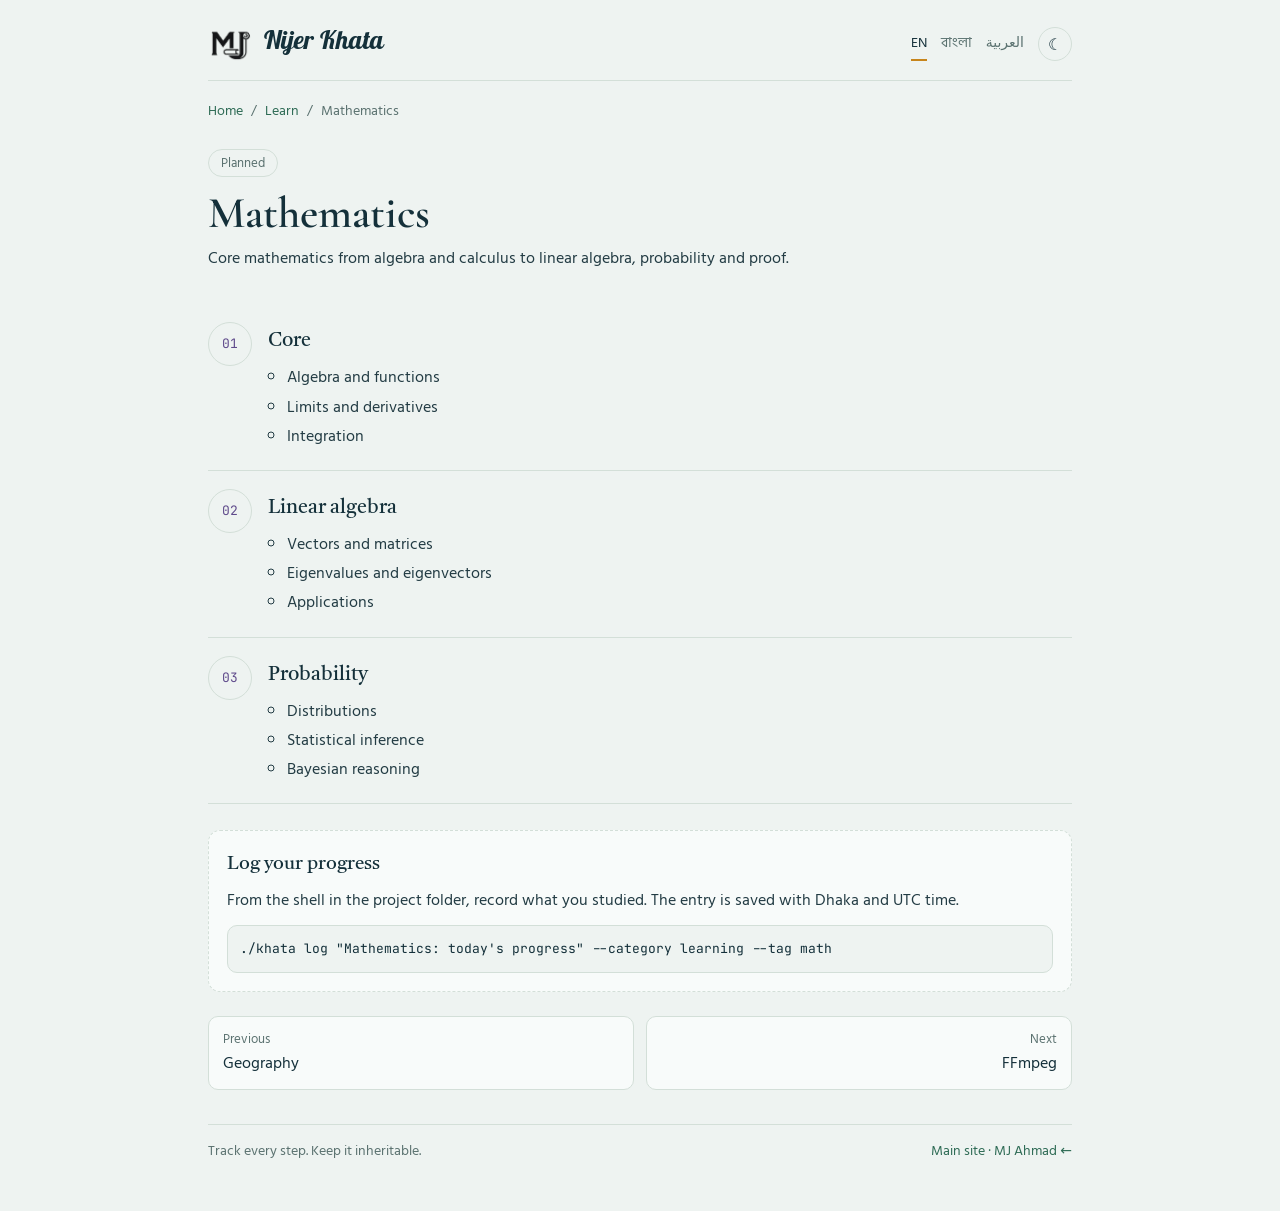
<file: learn/math/index.html>
<!DOCTYPE html>
<html lang="en">
<head>
<meta charset="UTF-8">
<meta name="viewport" content="width=device-width, initial-scale=1.0, viewport-fit=cover">
<title>Mathematics · Learn · Nijer Khata</title>
<meta name="description" content="Core mathematics from algebra and calculus to linear algebra, probability and proof.">
<meta name="theme-color" content="#0d1b1f">
<meta property="og:type" content="website">
<meta property="og:site_name" content="Nijer Khata · নিজের খাতা">
<meta property="og:title" content="Mathematics · Learn · Nijer Khata">
<meta property="og:description" content="Core mathematics from algebra and calculus to linear algebra, probability and proof.">
<meta property="og:url" content="https://mj-ahmad.github.io/mj/nijer-khata/learn/math/">
<meta property="og:image" content="https://mj-ahmad.github.io/mj/nijer-khata/assets/branding/og/og-1200x630.png">
<meta property="og:image:width" content="1200">
<meta property="og:image:height" content="630">
<meta name="twitter:card" content="summary_large_image">
<meta name="twitter:title" content="Mathematics · Learn · Nijer Khata">
<meta name="twitter:description" content="Core mathematics from algebra and calculus to linear algebra, probability and proof.">
<link rel="icon" type="image/png" sizes="32x32" href="../../assets/branding/logos/favicon/favicon-32.png">
<link rel="apple-touch-icon" sizes="180x180" href="../../assets/branding/logos/app-icons/ios-icon-180.png">
<link rel="preconnect" href="https://fonts.googleapis.com">
<link rel="preconnect" href="https://fonts.gstatic.com" crossorigin>
<link rel="stylesheet" href="https://fonts.googleapis.com/css2?family=Galada&family=Cormorant+Garamond:wght@500;600&family=Tiro+Bangla&family=Hind+Siliguri:wght@400;500;600&family=Noto+Naskh+Arabic:wght@400;600&family=JetBrains+Mono:wght@400;500&display=swap">
<link rel="stylesheet" href="../../learn/learn.css">
</head>
<body>
<div class="wrap">
<header class="top">
  <a class="brand" href="../../">
    <img src="../../assets/logo.png" alt="" width="44" height="44" onerror="this.remove()">
    <span class="brand-name" data-en="Nijer Khata" data-bn="নিজের খাতা" data-ar="نيجِر خاتا">Nijer Khata</span>
  </a>
  <div class="tools">
    <div class="lang" role="group" aria-label="Language">
      <button type="button" data-lang="en" aria-pressed="true">EN</button>
      <button type="button" data-lang="bn" aria-pressed="false">বাংলা</button>
      <button type="button" data-lang="ar" aria-pressed="false">العربية</button>
    </div>
    <button type="button" id="theme" class="theme-btn" aria-label="Theme"></button>
  </div>
</header>
<nav class="crumbs" aria-label="breadcrumb">
  <a href="../../" data-en="Home" data-bn="হোম" data-ar="الرئيسية">Home</a> <span>/</span>
  <a href="../" data-en="Learn" data-bn="শেখার কেন্দ্র" data-ar="مركز التعلم">Learn</a> <span>/</span>
  <span data-en="Mathematics" data-bn="গণিত" data-ar="الرياضيات">Mathematics</span>
</nav>
<section class="hero">
  <span class="status s-planned" data-en="Planned" data-bn="পরিকল্পিত" data-ar="مخطط">Planned</span>
  <h1 data-en="Mathematics" data-bn="গণিত" data-ar="الرياضيات">Mathematics</h1>
  <p class="lead" data-en="Core mathematics from algebra and calculus to linear algebra, probability and proof." data-bn="বীজগণিত, ক্যালকুলাস, রৈখিক বীজগণিত, সম্ভাবনা ও প্রমাণ।">Core mathematics from algebra and calculus to linear algebra, probability and proof.</p>
</section>
<ol class="phases">
<li class="phase"><span class="phase-no mono">01</span>
  <div><h2 data-en="Core" data-bn="মূল ধারা">Core</h2><ul><li>Algebra and functions</li><li>Limits and derivatives</li><li>Integration</li></ul></div></li>
<li class="phase"><span class="phase-no mono">02</span>
  <div><h2 data-en="Linear algebra" data-bn="রৈখিক বীজগণিত">Linear algebra</h2><ul><li>Vectors and matrices</li><li>Eigenvalues and eigenvectors</li><li>Applications</li></ul></div></li>
<li class="phase"><span class="phase-no mono">03</span>
  <div><h2 data-en="Probability" data-bn="সম্ভাবনা">Probability</h2><ul><li>Distributions</li><li>Statistical inference</li><li>Bayesian reasoning</li></ul></div></li>
</ol>
<section class="log-box">
  <h2 data-en="Log your progress" data-bn="আপনার অগ্রগতি লিখুন" data-ar="سجّل تقدمك">Log your progress</h2>
  <p data-en="From the shell in the project folder, record what you studied. The entry is saved with Dhaka and UTC time." data-bn="প্রজেক্ট ফোল্ডারের শেল থেকে যা পড়লেন তা লিখুন। এন্ট্রিতে ঢাকা ও ইউটিসি সময় যুক্ত হবে।" data-ar="من الطرفية داخل مجلد المشروع، سجّل ما درسته. يُحفظ الإدخال مع توقيت دكا والتوقيت العالمي.">From the shell in the project folder, record what you studied. The entry is saved with Dhaka and UTC time.</p>
  <pre class="mono">./khata log "Mathematics: today's progress" --category learning --tag math</pre>
</section>
<nav class="pn-row" aria-label="subjects"><a href="../geography/" class="pn"><small data-en="Previous" data-bn="আগের বিষয়" data-ar="السابق">Previous</small><span data-en="Geography" data-bn="ভূগোল" data-ar="الجغرافيا">Geography</span></a><a href="../ffmpeg/" class="pn pn-next"><small data-en="Next" data-bn="পরের বিষয়" data-ar="التالي">Next</small><span data-en="FFmpeg" data-bn="এফএফএমপেগ" data-ar="FFmpeg">FFmpeg</span></a></nav>

<footer class="site-foot">
  <span data-en="Track every step. Keep it inheritable." data-bn="প্রতিটি ধাপ লিখে রাখুন। উত্তরাধিকারযোগ্য রাখুন।" data-ar="تتبّع كل خطوة. واجعلها قابلة للتوارث.">Track every step. Keep it inheritable.</span>
  <a href="../../../"><span data-en="Main site" data-bn="মূল সাইট" data-ar="الموقع الرئيسي">Main site</span> · <span data-en="MJ Ahmad" data-bn="এম জে আহমদ" data-ar="إم جي أحمد">MJ Ahmad</span> ←</a>
</footer>
</div>
<script src="../../learn/learn.js"></script>
</body>
</html>
</file>
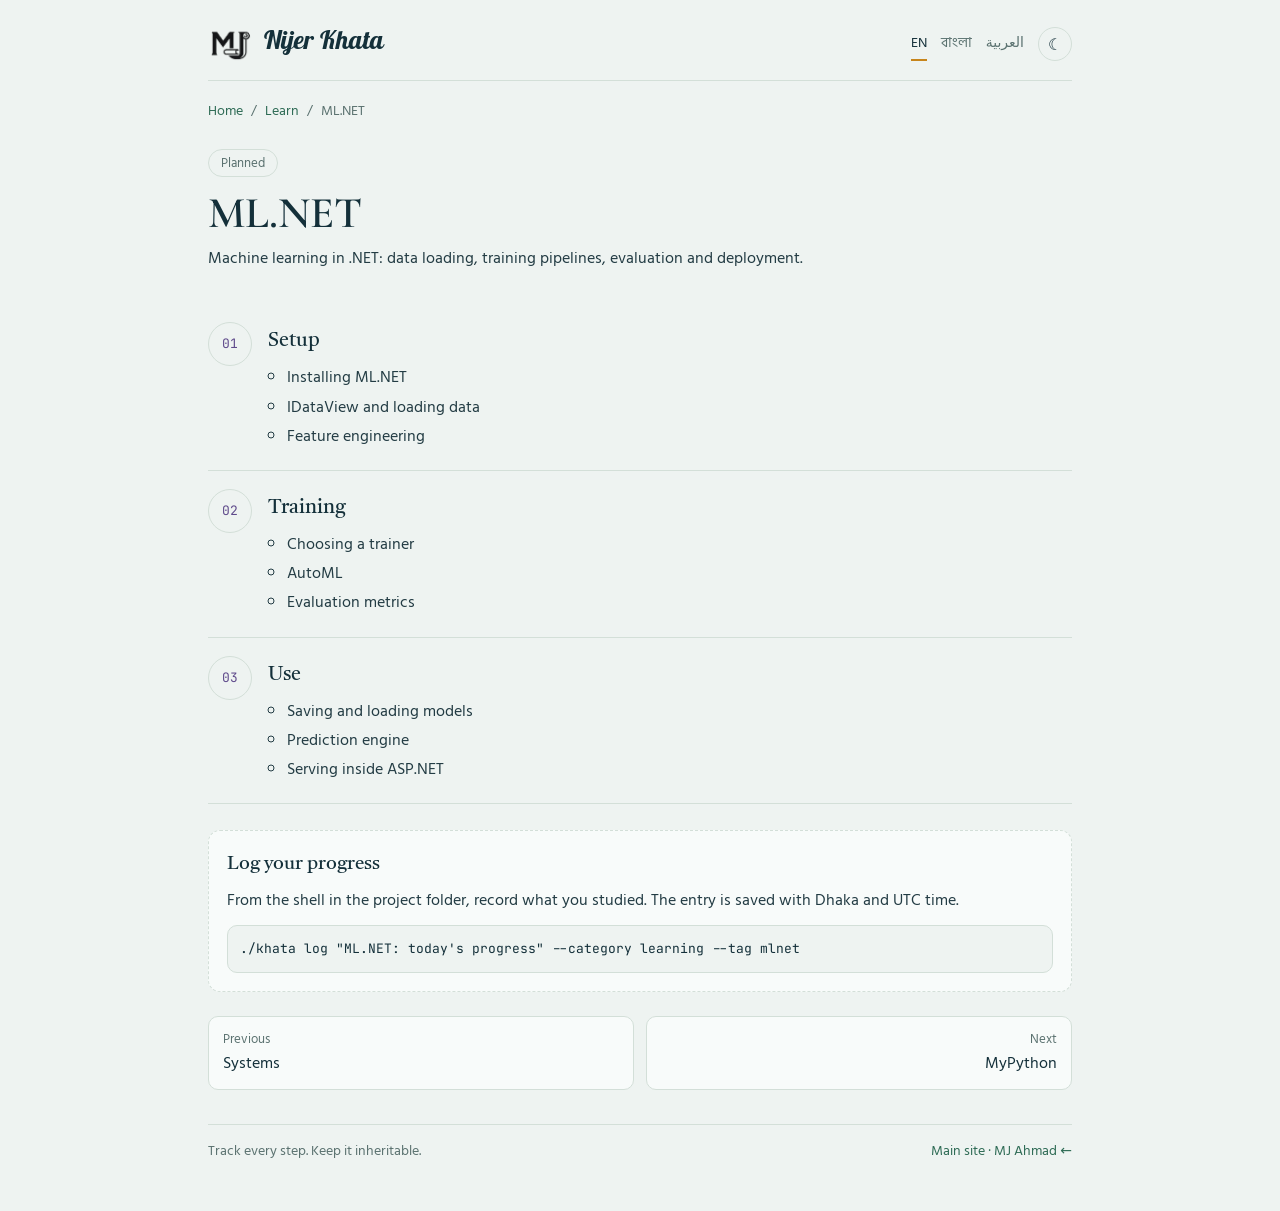
<file: learn/mlnet/index.html>
<!DOCTYPE html>
<html lang="en">
<head>
<meta charset="UTF-8">
<meta name="viewport" content="width=device-width, initial-scale=1.0, viewport-fit=cover">
<title>ML.NET · Learn · Nijer Khata</title>
<meta name="description" content="Machine learning in .NET: data loading, training pipelines, evaluation and deployment.">
<meta name="theme-color" content="#0d1b1f">
<meta property="og:type" content="website">
<meta property="og:site_name" content="Nijer Khata · নিজের খাতা">
<meta property="og:title" content="ML.NET · Learn · Nijer Khata">
<meta property="og:description" content="Machine learning in .NET: data loading, training pipelines, evaluation and deployment.">
<meta property="og:url" content="https://mj-ahmad.github.io/mj/nijer-khata/learn/mlnet/">
<meta property="og:image" content="https://mj-ahmad.github.io/mj/nijer-khata/assets/branding/og/og-1200x630.png">
<meta property="og:image:width" content="1200">
<meta property="og:image:height" content="630">
<meta name="twitter:card" content="summary_large_image">
<meta name="twitter:title" content="ML.NET · Learn · Nijer Khata">
<meta name="twitter:description" content="Machine learning in .NET: data loading, training pipelines, evaluation and deployment.">
<link rel="icon" type="image/png" sizes="32x32" href="../../assets/branding/logos/favicon/favicon-32.png">
<link rel="apple-touch-icon" sizes="180x180" href="../../assets/branding/logos/app-icons/ios-icon-180.png">
<link rel="preconnect" href="https://fonts.googleapis.com">
<link rel="preconnect" href="https://fonts.gstatic.com" crossorigin>
<link rel="stylesheet" href="https://fonts.googleapis.com/css2?family=Galada&family=Cormorant+Garamond:wght@500;600&family=Tiro+Bangla&family=Hind+Siliguri:wght@400;500;600&family=Noto+Naskh+Arabic:wght@400;600&family=JetBrains+Mono:wght@400;500&display=swap">
<link rel="stylesheet" href="../../learn/learn.css">
</head>
<body>
<div class="wrap">
<header class="top">
  <a class="brand" href="../../">
    <img src="../../assets/logo.png" alt="" width="44" height="44" onerror="this.remove()">
    <span class="brand-name" data-en="Nijer Khata" data-bn="নিজের খাতা" data-ar="نيجِر خاتا">Nijer Khata</span>
  </a>
  <div class="tools">
    <div class="lang" role="group" aria-label="Language">
      <button type="button" data-lang="en" aria-pressed="true">EN</button>
      <button type="button" data-lang="bn" aria-pressed="false">বাংলা</button>
      <button type="button" data-lang="ar" aria-pressed="false">العربية</button>
    </div>
    <button type="button" id="theme" class="theme-btn" aria-label="Theme"></button>
  </div>
</header>
<nav class="crumbs" aria-label="breadcrumb">
  <a href="../../" data-en="Home" data-bn="হোম" data-ar="الرئيسية">Home</a> <span>/</span>
  <a href="../" data-en="Learn" data-bn="শেখার কেন্দ্র" data-ar="مركز التعلم">Learn</a> <span>/</span>
  <span data-en="ML.NET" data-bn="এমএল.নেট" data-ar="ML.NET">ML.NET</span>
</nav>
<section class="hero">
  <span class="status s-planned" data-en="Planned" data-bn="পরিকল্পিত" data-ar="مخطط">Planned</span>
  <h1 data-en="ML.NET" data-bn="এমএল.নেট" data-ar="ML.NET">ML.NET</h1>
  <p class="lead" data-en="Machine learning in .NET: data loading, training pipelines, evaluation and deployment." data-bn=".NET-এ মেশিন লার্নিং: ডেটা লোড, ট্রেনিং পাইপলাইন, মূল্যায়ন ও ডিপ্লয়মেন্ট।">Machine learning in .NET: data loading, training pipelines, evaluation and deployment.</p>
</section>
<ol class="phases">
<li class="phase"><span class="phase-no mono">01</span>
  <div><h2 data-en="Setup" data-bn="সেটআপ">Setup</h2><ul><li>Installing ML.NET</li><li>IDataView and loading data</li><li>Feature engineering</li></ul></div></li>
<li class="phase"><span class="phase-no mono">02</span>
  <div><h2 data-en="Training" data-bn="ট্রেনিং">Training</h2><ul><li>Choosing a trainer</li><li>AutoML</li><li>Evaluation metrics</li></ul></div></li>
<li class="phase"><span class="phase-no mono">03</span>
  <div><h2 data-en="Use" data-bn="ব্যবহার">Use</h2><ul><li>Saving and loading models</li><li>Prediction engine</li><li>Serving inside ASP.NET</li></ul></div></li>
</ol>
<section class="log-box">
  <h2 data-en="Log your progress" data-bn="আপনার অগ্রগতি লিখুন" data-ar="سجّل تقدمك">Log your progress</h2>
  <p data-en="From the shell in the project folder, record what you studied. The entry is saved with Dhaka and UTC time." data-bn="প্রজেক্ট ফোল্ডারের শেল থেকে যা পড়লেন তা লিখুন। এন্ট্রিতে ঢাকা ও ইউটিসি সময় যুক্ত হবে।" data-ar="من الطرفية داخل مجلد المشروع، سجّل ما درسته. يُحفظ الإدخال مع توقيت دكا والتوقيت العالمي.">From the shell in the project folder, record what you studied. The entry is saved with Dhaka and UTC time.</p>
  <pre class="mono">./khata log "ML.NET: today's progress" --category learning --tag mlnet</pre>
</section>
<nav class="pn-row" aria-label="subjects"><a href="../systems/" class="pn"><small data-en="Previous" data-bn="আগের বিষয়" data-ar="السابق">Previous</small><span data-en="Systems" data-bn="সিস্টেমস" data-ar="الأنظمة">Systems</span></a><a href="../mypython/" class="pn pn-next"><small data-en="Next" data-bn="পরের বিষয়" data-ar="التالي">Next</small><span data-en="MyPython" data-bn="মাইপাইথন" data-ar="MyPython">MyPython</span></a></nav>

<footer class="site-foot">
  <span data-en="Track every step. Keep it inheritable." data-bn="প্রতিটি ধাপ লিখে রাখুন। উত্তরাধিকারযোগ্য রাখুন।" data-ar="تتبّع كل خطوة. واجعلها قابلة للتوارث.">Track every step. Keep it inheritable.</span>
  <a href="../../../"><span data-en="Main site" data-bn="মূল সাইট" data-ar="الموقع الرئيسي">Main site</span> · <span data-en="MJ Ahmad" data-bn="এম জে আহমদ" data-ar="إم جي أحمد">MJ Ahmad</span> ←</a>
</footer>
</div>
<script src="../../learn/learn.js"></script>
</body>
</html>
</file>
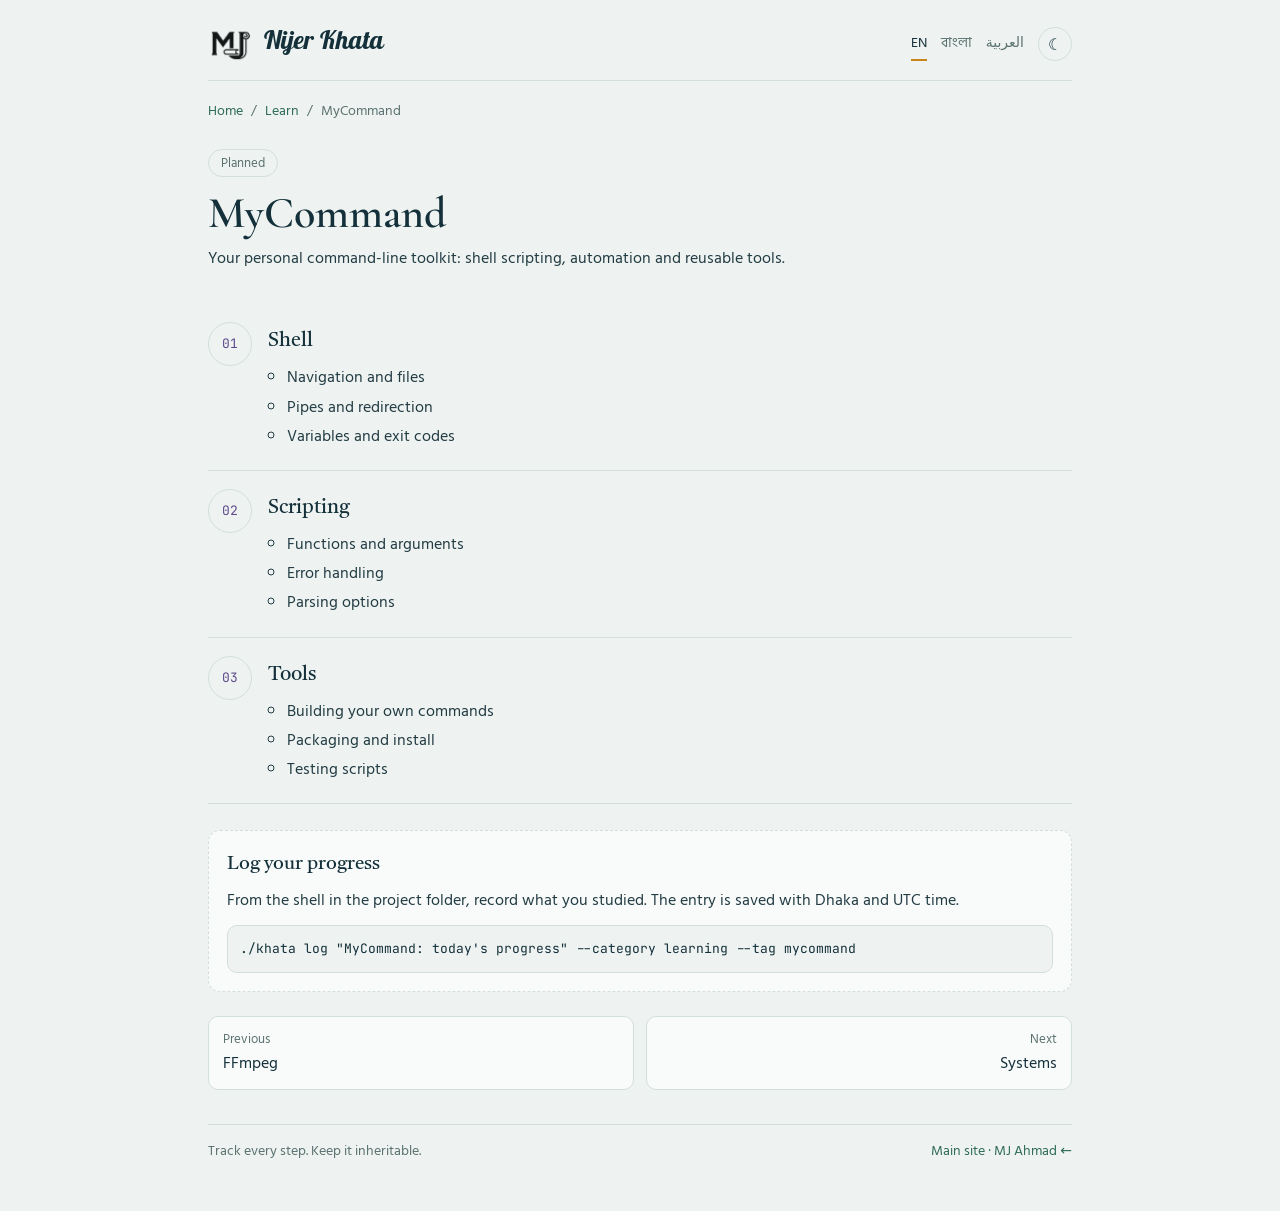
<file: learn/mycommand/index.html>
<!DOCTYPE html>
<html lang="en">
<head>
<meta charset="UTF-8">
<meta name="viewport" content="width=device-width, initial-scale=1.0, viewport-fit=cover">
<title>MyCommand · Learn · Nijer Khata</title>
<meta name="description" content="Your personal command-line toolkit: shell scripting, automation and reusable tools.">
<meta name="theme-color" content="#0d1b1f">
<meta property="og:type" content="website">
<meta property="og:site_name" content="Nijer Khata · নিজের খাতা">
<meta property="og:title" content="MyCommand · Learn · Nijer Khata">
<meta property="og:description" content="Your personal command-line toolkit: shell scripting, automation and reusable tools.">
<meta property="og:url" content="https://mj-ahmad.github.io/mj/nijer-khata/learn/mycommand/">
<meta property="og:image" content="https://mj-ahmad.github.io/mj/nijer-khata/assets/branding/og/og-1200x630.png">
<meta property="og:image:width" content="1200">
<meta property="og:image:height" content="630">
<meta name="twitter:card" content="summary_large_image">
<meta name="twitter:title" content="MyCommand · Learn · Nijer Khata">
<meta name="twitter:description" content="Your personal command-line toolkit: shell scripting, automation and reusable tools.">
<link rel="icon" type="image/png" sizes="32x32" href="../../assets/branding/logos/favicon/favicon-32.png">
<link rel="apple-touch-icon" sizes="180x180" href="../../assets/branding/logos/app-icons/ios-icon-180.png">
<link rel="preconnect" href="https://fonts.googleapis.com">
<link rel="preconnect" href="https://fonts.gstatic.com" crossorigin>
<link rel="stylesheet" href="https://fonts.googleapis.com/css2?family=Galada&family=Cormorant+Garamond:wght@500;600&family=Tiro+Bangla&family=Hind+Siliguri:wght@400;500;600&family=Noto+Naskh+Arabic:wght@400;600&family=JetBrains+Mono:wght@400;500&display=swap">
<link rel="stylesheet" href="../../learn/learn.css">
</head>
<body>
<div class="wrap">
<header class="top">
  <a class="brand" href="../../">
    <img src="../../assets/logo.png" alt="" width="44" height="44" onerror="this.remove()">
    <span class="brand-name" data-en="Nijer Khata" data-bn="নিজের খাতা" data-ar="نيجِر خاتا">Nijer Khata</span>
  </a>
  <div class="tools">
    <div class="lang" role="group" aria-label="Language">
      <button type="button" data-lang="en" aria-pressed="true">EN</button>
      <button type="button" data-lang="bn" aria-pressed="false">বাংলা</button>
      <button type="button" data-lang="ar" aria-pressed="false">العربية</button>
    </div>
    <button type="button" id="theme" class="theme-btn" aria-label="Theme"></button>
  </div>
</header>
<nav class="crumbs" aria-label="breadcrumb">
  <a href="../../" data-en="Home" data-bn="হোম" data-ar="الرئيسية">Home</a> <span>/</span>
  <a href="../" data-en="Learn" data-bn="শেখার কেন্দ্র" data-ar="مركز التعلم">Learn</a> <span>/</span>
  <span data-en="MyCommand" data-bn="মাইকমান্ড" data-ar="MyCommand">MyCommand</span>
</nav>
<section class="hero">
  <span class="status s-planned" data-en="Planned" data-bn="পরিকল্পিত" data-ar="مخطط">Planned</span>
  <h1 data-en="MyCommand" data-bn="মাইকমান্ড" data-ar="MyCommand">MyCommand</h1>
  <p class="lead" data-en="Your personal command-line toolkit: shell scripting, automation and reusable tools." data-bn="আপনার নিজের কমান্ড-লাইন টুলকিট: শেল স্ক্রিপ্টিং ও অটোমেশন।">Your personal command-line toolkit: shell scripting, automation and reusable tools.</p>
</section>
<ol class="phases">
<li class="phase"><span class="phase-no mono">01</span>
  <div><h2 data-en="Shell" data-bn="শেল">Shell</h2><ul><li>Navigation and files</li><li>Pipes and redirection</li><li>Variables and exit codes</li></ul></div></li>
<li class="phase"><span class="phase-no mono">02</span>
  <div><h2 data-en="Scripting" data-bn="স্ক্রিপ্টিং">Scripting</h2><ul><li>Functions and arguments</li><li>Error handling</li><li>Parsing options</li></ul></div></li>
<li class="phase"><span class="phase-no mono">03</span>
  <div><h2 data-en="Tools" data-bn="টুল">Tools</h2><ul><li>Building your own commands</li><li>Packaging and install</li><li>Testing scripts</li></ul></div></li>
</ol>
<section class="log-box">
  <h2 data-en="Log your progress" data-bn="আপনার অগ্রগতি লিখুন" data-ar="سجّل تقدمك">Log your progress</h2>
  <p data-en="From the shell in the project folder, record what you studied. The entry is saved with Dhaka and UTC time." data-bn="প্রজেক্ট ফোল্ডারের শেল থেকে যা পড়লেন তা লিখুন। এন্ট্রিতে ঢাকা ও ইউটিসি সময় যুক্ত হবে।" data-ar="من الطرفية داخل مجلد المشروع، سجّل ما درسته. يُحفظ الإدخال مع توقيت دكا والتوقيت العالمي.">From the shell in the project folder, record what you studied. The entry is saved with Dhaka and UTC time.</p>
  <pre class="mono">./khata log "MyCommand: today's progress" --category learning --tag mycommand</pre>
</section>
<nav class="pn-row" aria-label="subjects"><a href="../ffmpeg/" class="pn"><small data-en="Previous" data-bn="আগের বিষয়" data-ar="السابق">Previous</small><span data-en="FFmpeg" data-bn="এফএফএমপেগ" data-ar="FFmpeg">FFmpeg</span></a><a href="../systems/" class="pn pn-next"><small data-en="Next" data-bn="পরের বিষয়" data-ar="التالي">Next</small><span data-en="Systems" data-bn="সিস্টেমস" data-ar="الأنظمة">Systems</span></a></nav>

<footer class="site-foot">
  <span data-en="Track every step. Keep it inheritable." data-bn="প্রতিটি ধাপ লিখে রাখুন। উত্তরাধিকারযোগ্য রাখুন।" data-ar="تتبّع كل خطوة. واجعلها قابلة للتوارث.">Track every step. Keep it inheritable.</span>
  <a href="../../../"><span data-en="Main site" data-bn="মূল সাইট" data-ar="الموقع الرئيسي">Main site</span> · <span data-en="MJ Ahmad" data-bn="এম জে আহমদ" data-ar="إم جي أحمد">MJ Ahmad</span> ←</a>
</footer>
</div>
<script src="../../learn/learn.js"></script>
</body>
</html>
</file>
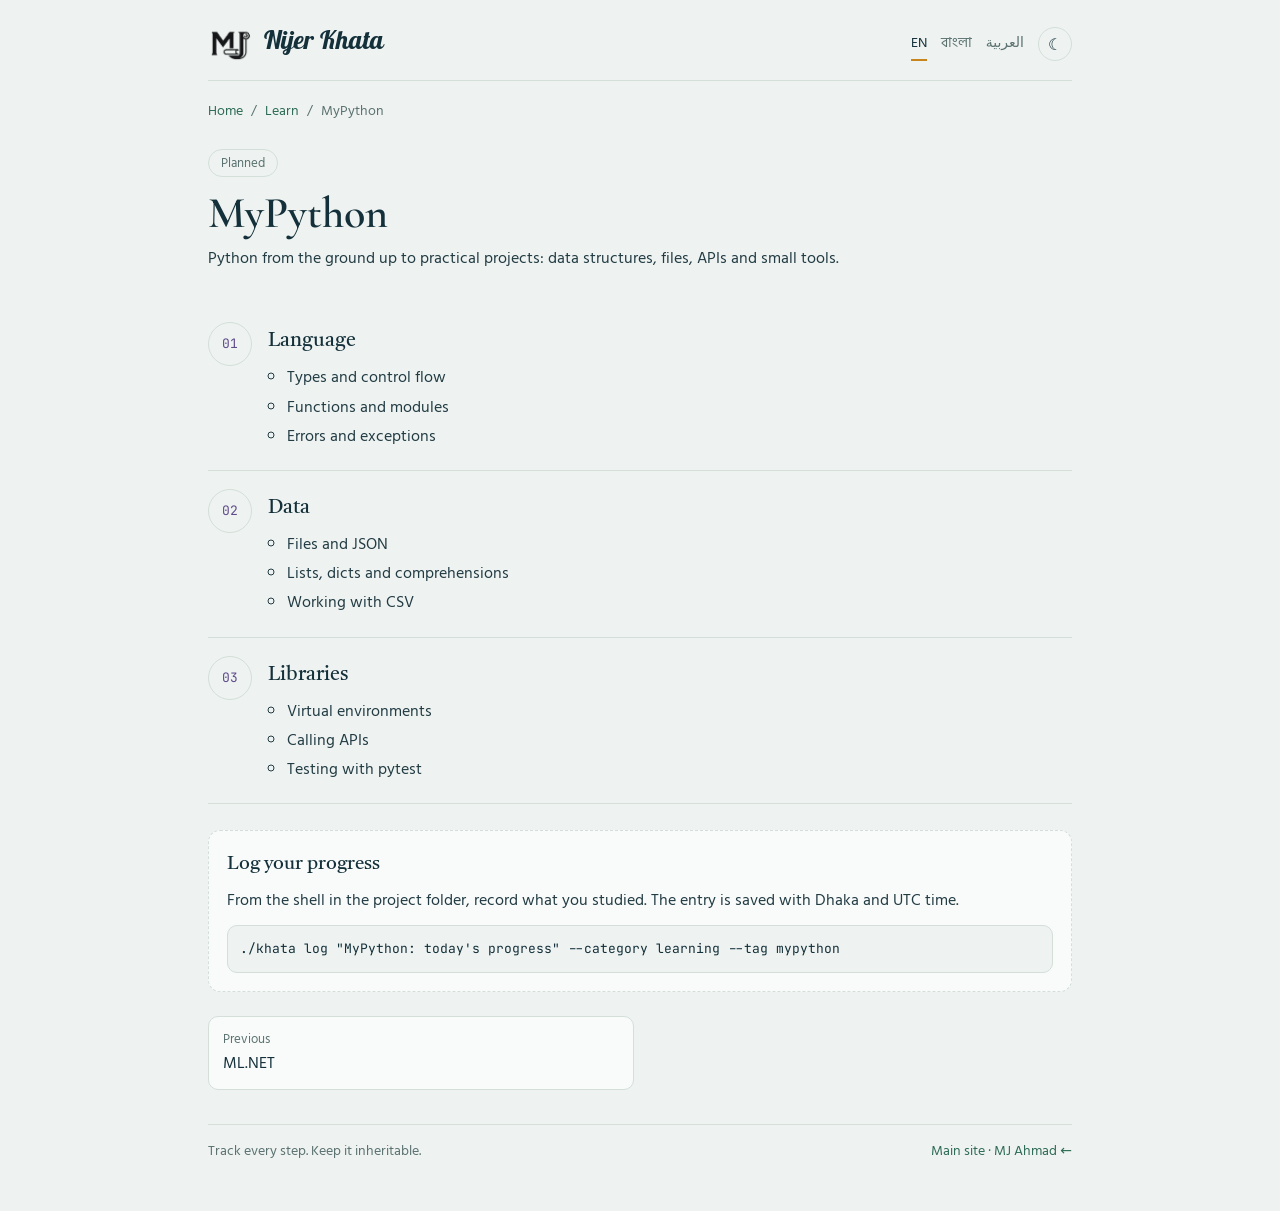
<file: learn/mypython/index.html>
<!DOCTYPE html>
<html lang="en">
<head>
<meta charset="UTF-8">
<meta name="viewport" content="width=device-width, initial-scale=1.0, viewport-fit=cover">
<title>MyPython · Learn · Nijer Khata</title>
<meta name="description" content="Python from the ground up to practical projects: data structures, files, APIs and small tools.">
<meta name="theme-color" content="#0d1b1f">
<meta property="og:type" content="website">
<meta property="og:site_name" content="Nijer Khata · নিজের খাতা">
<meta property="og:title" content="MyPython · Learn · Nijer Khata">
<meta property="og:description" content="Python from the ground up to practical projects: data structures, files, APIs and small tools.">
<meta property="og:url" content="https://mj-ahmad.github.io/mj/nijer-khata/learn/mypython/">
<meta property="og:image" content="https://mj-ahmad.github.io/mj/nijer-khata/assets/branding/og/og-1200x630.png">
<meta property="og:image:width" content="1200">
<meta property="og:image:height" content="630">
<meta name="twitter:card" content="summary_large_image">
<meta name="twitter:title" content="MyPython · Learn · Nijer Khata">
<meta name="twitter:description" content="Python from the ground up to practical projects: data structures, files, APIs and small tools.">
<link rel="icon" type="image/png" sizes="32x32" href="../../assets/branding/logos/favicon/favicon-32.png">
<link rel="apple-touch-icon" sizes="180x180" href="../../assets/branding/logos/app-icons/ios-icon-180.png">
<link rel="preconnect" href="https://fonts.googleapis.com">
<link rel="preconnect" href="https://fonts.gstatic.com" crossorigin>
<link rel="stylesheet" href="https://fonts.googleapis.com/css2?family=Galada&family=Cormorant+Garamond:wght@500;600&family=Tiro+Bangla&family=Hind+Siliguri:wght@400;500;600&family=Noto+Naskh+Arabic:wght@400;600&family=JetBrains+Mono:wght@400;500&display=swap">
<link rel="stylesheet" href="../../learn/learn.css">
</head>
<body>
<div class="wrap">
<header class="top">
  <a class="brand" href="../../">
    <img src="../../assets/logo.png" alt="" width="44" height="44" onerror="this.remove()">
    <span class="brand-name" data-en="Nijer Khata" data-bn="নিজের খাতা" data-ar="نيجِر خاتا">Nijer Khata</span>
  </a>
  <div class="tools">
    <div class="lang" role="group" aria-label="Language">
      <button type="button" data-lang="en" aria-pressed="true">EN</button>
      <button type="button" data-lang="bn" aria-pressed="false">বাংলা</button>
      <button type="button" data-lang="ar" aria-pressed="false">العربية</button>
    </div>
    <button type="button" id="theme" class="theme-btn" aria-label="Theme"></button>
  </div>
</header>
<nav class="crumbs" aria-label="breadcrumb">
  <a href="../../" data-en="Home" data-bn="হোম" data-ar="الرئيسية">Home</a> <span>/</span>
  <a href="../" data-en="Learn" data-bn="শেখার কেন্দ্র" data-ar="مركز التعلم">Learn</a> <span>/</span>
  <span data-en="MyPython" data-bn="মাইপাইথন" data-ar="MyPython">MyPython</span>
</nav>
<section class="hero">
  <span class="status s-planned" data-en="Planned" data-bn="পরিকল্পিত" data-ar="مخطط">Planned</span>
  <h1 data-en="MyPython" data-bn="মাইপাইথন" data-ar="MyPython">MyPython</h1>
  <p class="lead" data-en="Python from the ground up to practical projects: data structures, files, APIs and small tools." data-bn="শূন্য থেকে ব্যবহারিক প্রজেক্ট: ডেটা স্ট্রাকচার, ফাইল, API ও ছোট টুল।">Python from the ground up to practical projects: data structures, files, APIs and small tools.</p>
</section>
<ol class="phases">
<li class="phase"><span class="phase-no mono">01</span>
  <div><h2 data-en="Language" data-bn="ভাষা">Language</h2><ul><li>Types and control flow</li><li>Functions and modules</li><li>Errors and exceptions</li></ul></div></li>
<li class="phase"><span class="phase-no mono">02</span>
  <div><h2 data-en="Data" data-bn="ডেটা">Data</h2><ul><li>Files and JSON</li><li>Lists, dicts and comprehensions</li><li>Working with CSV</li></ul></div></li>
<li class="phase"><span class="phase-no mono">03</span>
  <div><h2 data-en="Libraries" data-bn="লাইব্রেরি">Libraries</h2><ul><li>Virtual environments</li><li>Calling APIs</li><li>Testing with pytest</li></ul></div></li>
</ol>
<section class="log-box">
  <h2 data-en="Log your progress" data-bn="আপনার অগ্রগতি লিখুন" data-ar="سجّل تقدمك">Log your progress</h2>
  <p data-en="From the shell in the project folder, record what you studied. The entry is saved with Dhaka and UTC time." data-bn="প্রজেক্ট ফোল্ডারের শেল থেকে যা পড়লেন তা লিখুন। এন্ট্রিতে ঢাকা ও ইউটিসি সময় যুক্ত হবে।" data-ar="من الطرفية داخل مجلد المشروع، سجّل ما درسته. يُحفظ الإدخال مع توقيت دكا والتوقيت العالمي.">From the shell in the project folder, record what you studied. The entry is saved with Dhaka and UTC time.</p>
  <pre class="mono">./khata log "MyPython: today's progress" --category learning --tag mypython</pre>
</section>
<nav class="pn-row" aria-label="subjects"><a href="../mlnet/" class="pn"><small data-en="Previous" data-bn="আগের বিষয়" data-ar="السابق">Previous</small><span data-en="ML.NET" data-bn="এমএল.নেট" data-ar="ML.NET">ML.NET</span></a></nav>

<footer class="site-foot">
  <span data-en="Track every step. Keep it inheritable." data-bn="প্রতিটি ধাপ লিখে রাখুন। উত্তরাধিকারযোগ্য রাখুন।" data-ar="تتبّع كل خطوة. واجعلها قابلة للتوارث.">Track every step. Keep it inheritable.</span>
  <a href="../../../"><span data-en="Main site" data-bn="মূল সাইট" data-ar="الموقع الرئيسي">Main site</span> · <span data-en="MJ Ahmad" data-bn="এম জে আহমদ" data-ar="إم جي أحمد">MJ Ahmad</span> ←</a>
</footer>
</div>
<script src="../../learn/learn.js"></script>
</body>
</html>
</file>
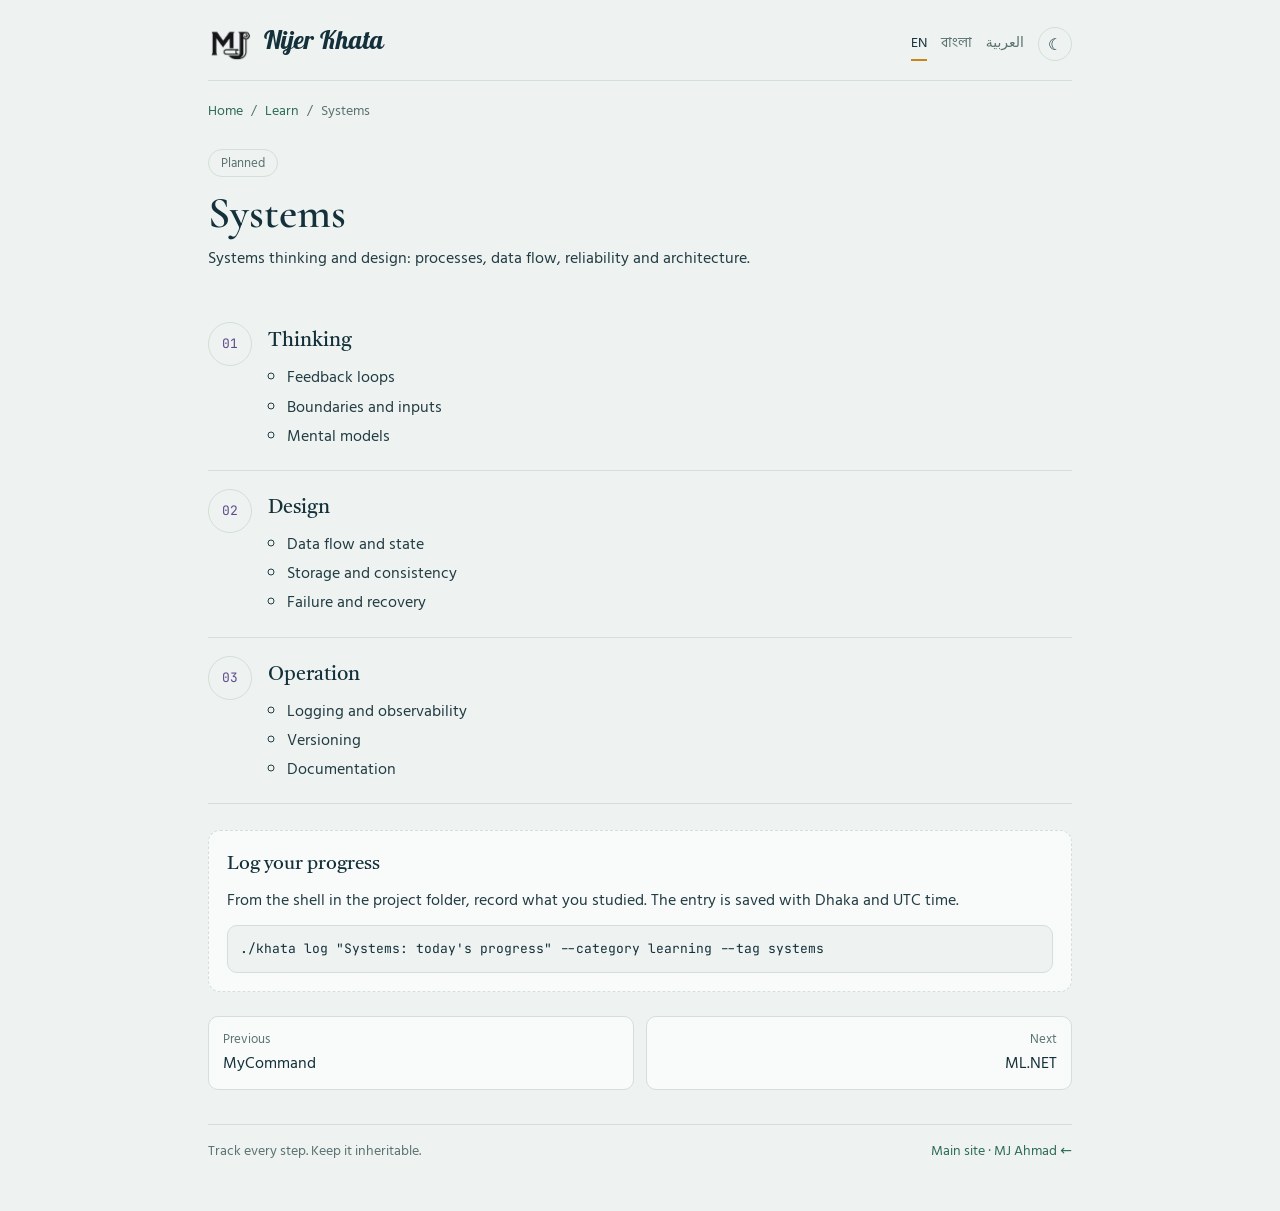
<file: learn/systems/index.html>
<!DOCTYPE html>
<html lang="en">
<head>
<meta charset="UTF-8">
<meta name="viewport" content="width=device-width, initial-scale=1.0, viewport-fit=cover">
<title>Systems · Learn · Nijer Khata</title>
<meta name="description" content="Systems thinking and design: processes, data flow, reliability and architecture.">
<meta name="theme-color" content="#0d1b1f">
<meta property="og:type" content="website">
<meta property="og:site_name" content="Nijer Khata · নিজের খাতা">
<meta property="og:title" content="Systems · Learn · Nijer Khata">
<meta property="og:description" content="Systems thinking and design: processes, data flow, reliability and architecture.">
<meta property="og:url" content="https://mj-ahmad.github.io/mj/nijer-khata/learn/systems/">
<meta property="og:image" content="https://mj-ahmad.github.io/mj/nijer-khata/assets/branding/og/og-1200x630.png">
<meta property="og:image:width" content="1200">
<meta property="og:image:height" content="630">
<meta name="twitter:card" content="summary_large_image">
<meta name="twitter:title" content="Systems · Learn · Nijer Khata">
<meta name="twitter:description" content="Systems thinking and design: processes, data flow, reliability and architecture.">
<link rel="icon" type="image/png" sizes="32x32" href="../../assets/branding/logos/favicon/favicon-32.png">
<link rel="apple-touch-icon" sizes="180x180" href="../../assets/branding/logos/app-icons/ios-icon-180.png">
<link rel="preconnect" href="https://fonts.googleapis.com">
<link rel="preconnect" href="https://fonts.gstatic.com" crossorigin>
<link rel="stylesheet" href="https://fonts.googleapis.com/css2?family=Galada&family=Cormorant+Garamond:wght@500;600&family=Tiro+Bangla&family=Hind+Siliguri:wght@400;500;600&family=Noto+Naskh+Arabic:wght@400;600&family=JetBrains+Mono:wght@400;500&display=swap">
<link rel="stylesheet" href="../../learn/learn.css">
</head>
<body>
<div class="wrap">
<header class="top">
  <a class="brand" href="../../">
    <img src="../../assets/logo.png" alt="" width="44" height="44" onerror="this.remove()">
    <span class="brand-name" data-en="Nijer Khata" data-bn="নিজের খাতা" data-ar="نيجِر خاتا">Nijer Khata</span>
  </a>
  <div class="tools">
    <div class="lang" role="group" aria-label="Language">
      <button type="button" data-lang="en" aria-pressed="true">EN</button>
      <button type="button" data-lang="bn" aria-pressed="false">বাংলা</button>
      <button type="button" data-lang="ar" aria-pressed="false">العربية</button>
    </div>
    <button type="button" id="theme" class="theme-btn" aria-label="Theme"></button>
  </div>
</header>
<nav class="crumbs" aria-label="breadcrumb">
  <a href="../../" data-en="Home" data-bn="হোম" data-ar="الرئيسية">Home</a> <span>/</span>
  <a href="../" data-en="Learn" data-bn="শেখার কেন্দ্র" data-ar="مركز التعلم">Learn</a> <span>/</span>
  <span data-en="Systems" data-bn="সিস্টেমস" data-ar="الأنظمة">Systems</span>
</nav>
<section class="hero">
  <span class="status s-planned" data-en="Planned" data-bn="পরিকল্পিত" data-ar="مخطط">Planned</span>
  <h1 data-en="Systems" data-bn="সিস্টেমস" data-ar="الأنظمة">Systems</h1>
  <p class="lead" data-en="Systems thinking and design: processes, data flow, reliability and architecture." data-bn="সিস্টেম চিন্তা ও ডিজাইন: প্রক্রিয়া, ডেটা প্রবাহ, নির্ভরযোগ্যতা ও স্থাপত্য।">Systems thinking and design: processes, data flow, reliability and architecture.</p>
</section>
<ol class="phases">
<li class="phase"><span class="phase-no mono">01</span>
  <div><h2 data-en="Thinking" data-bn="চিন্তা">Thinking</h2><ul><li>Feedback loops</li><li>Boundaries and inputs</li><li>Mental models</li></ul></div></li>
<li class="phase"><span class="phase-no mono">02</span>
  <div><h2 data-en="Design" data-bn="ডিজাইন">Design</h2><ul><li>Data flow and state</li><li>Storage and consistency</li><li>Failure and recovery</li></ul></div></li>
<li class="phase"><span class="phase-no mono">03</span>
  <div><h2 data-en="Operation" data-bn="পরিচালনা">Operation</h2><ul><li>Logging and observability</li><li>Versioning</li><li>Documentation</li></ul></div></li>
</ol>
<section class="log-box">
  <h2 data-en="Log your progress" data-bn="আপনার অগ্রগতি লিখুন" data-ar="سجّل تقدمك">Log your progress</h2>
  <p data-en="From the shell in the project folder, record what you studied. The entry is saved with Dhaka and UTC time." data-bn="প্রজেক্ট ফোল্ডারের শেল থেকে যা পড়লেন তা লিখুন। এন্ট্রিতে ঢাকা ও ইউটিসি সময় যুক্ত হবে।" data-ar="من الطرفية داخل مجلد المشروع، سجّل ما درسته. يُحفظ الإدخال مع توقيت دكا والتوقيت العالمي.">From the shell in the project folder, record what you studied. The entry is saved with Dhaka and UTC time.</p>
  <pre class="mono">./khata log "Systems: today's progress" --category learning --tag systems</pre>
</section>
<nav class="pn-row" aria-label="subjects"><a href="../mycommand/" class="pn"><small data-en="Previous" data-bn="আগের বিষয়" data-ar="السابق">Previous</small><span data-en="MyCommand" data-bn="মাইকমান্ড" data-ar="MyCommand">MyCommand</span></a><a href="../mlnet/" class="pn pn-next"><small data-en="Next" data-bn="পরের বিষয়" data-ar="التالي">Next</small><span data-en="ML.NET" data-bn="এমএল.নেট" data-ar="ML.NET">ML.NET</span></a></nav>

<footer class="site-foot">
  <span data-en="Track every step. Keep it inheritable." data-bn="প্রতিটি ধাপ লিখে রাখুন। উত্তরাধিকারযোগ্য রাখুন।" data-ar="تتبّع كل خطوة. واجعلها قابلة للتوارث.">Track every step. Keep it inheritable.</span>
  <a href="../../../"><span data-en="Main site" data-bn="মূল সাইট" data-ar="الموقع الرئيسي">Main site</span> · <span data-en="MJ Ahmad" data-bn="এম জে আহমদ" data-ar="إم جي أحمد">MJ Ahmad</span> ←</a>
</footer>
</div>
<script src="../../learn/learn.js"></script>
</body>
</html>
</file>
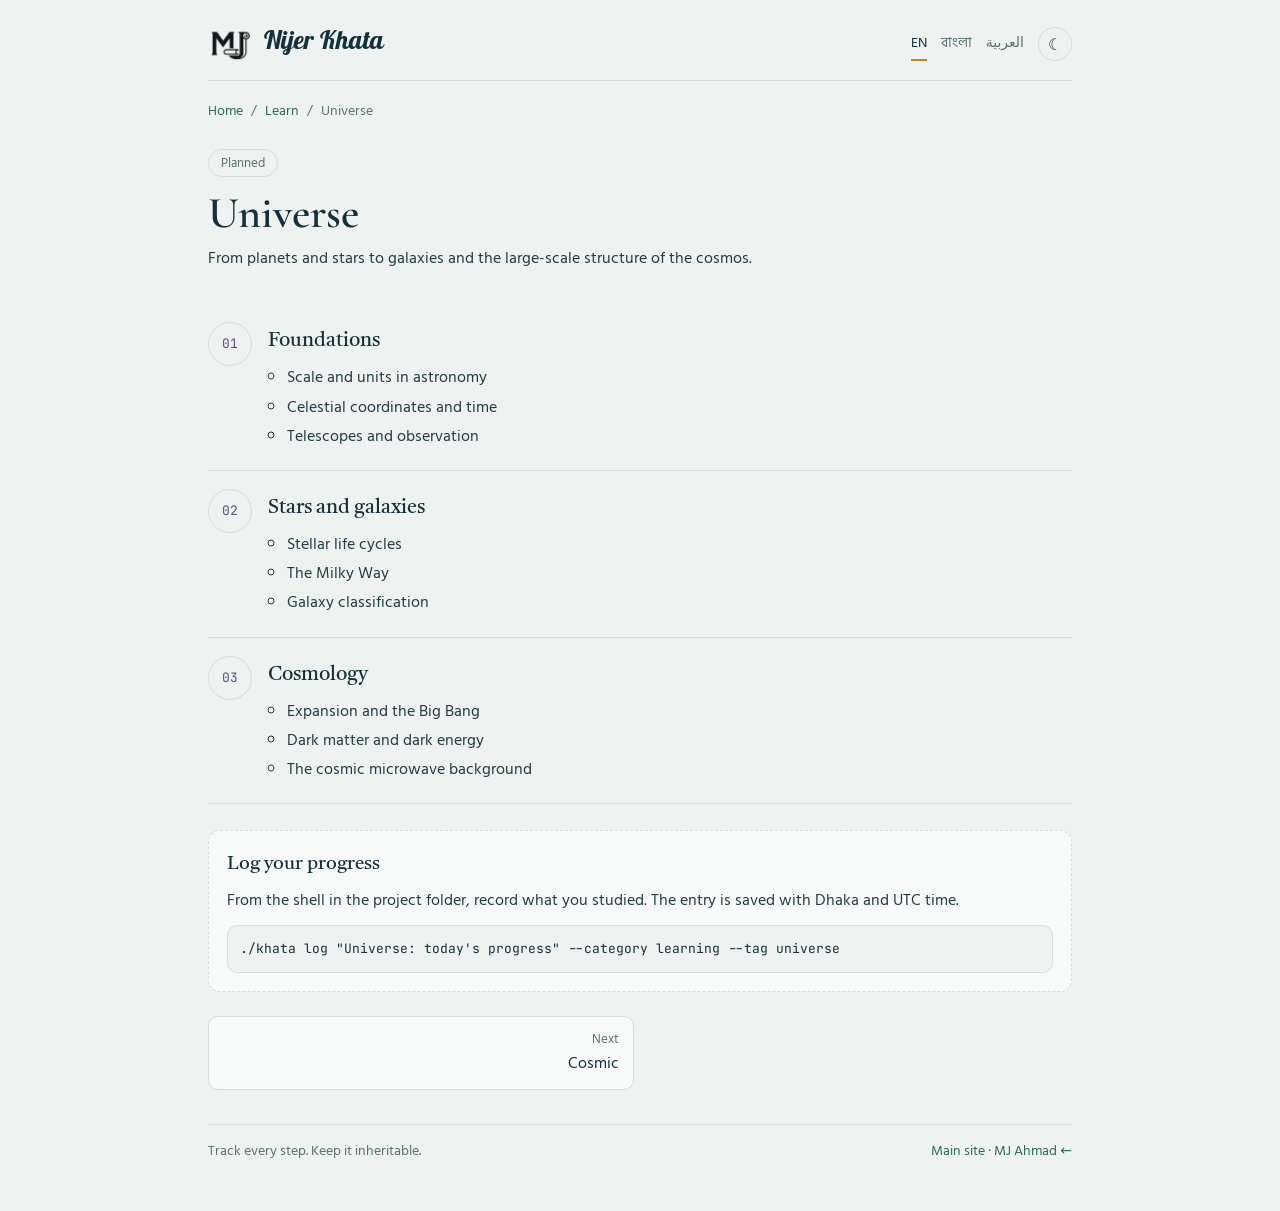
<file: learn/universe/index.html>
<!DOCTYPE html>
<html lang="en">
<head>
<meta charset="UTF-8">
<meta name="viewport" content="width=device-width, initial-scale=1.0, viewport-fit=cover">
<title>Universe · Learn · Nijer Khata</title>
<meta name="description" content="From planets and stars to galaxies and the large-scale structure of the cosmos.">
<meta name="theme-color" content="#0d1b1f">
<meta property="og:type" content="website">
<meta property="og:site_name" content="Nijer Khata · নিজের খাতা">
<meta property="og:title" content="Universe · Learn · Nijer Khata">
<meta property="og:description" content="From planets and stars to galaxies and the large-scale structure of the cosmos.">
<meta property="og:url" content="https://mj-ahmad.github.io/mj/nijer-khata/learn/universe/">
<meta property="og:image" content="https://mj-ahmad.github.io/mj/nijer-khata/assets/branding/og/og-1200x630.png">
<meta property="og:image:width" content="1200">
<meta property="og:image:height" content="630">
<meta name="twitter:card" content="summary_large_image">
<meta name="twitter:title" content="Universe · Learn · Nijer Khata">
<meta name="twitter:description" content="From planets and stars to galaxies and the large-scale structure of the cosmos.">
<link rel="icon" type="image/png" sizes="32x32" href="../../assets/branding/logos/favicon/favicon-32.png">
<link rel="apple-touch-icon" sizes="180x180" href="../../assets/branding/logos/app-icons/ios-icon-180.png">
<link rel="preconnect" href="https://fonts.googleapis.com">
<link rel="preconnect" href="https://fonts.gstatic.com" crossorigin>
<link rel="stylesheet" href="https://fonts.googleapis.com/css2?family=Galada&family=Cormorant+Garamond:wght@500;600&family=Tiro+Bangla&family=Hind+Siliguri:wght@400;500;600&family=Noto+Naskh+Arabic:wght@400;600&family=JetBrains+Mono:wght@400;500&display=swap">
<link rel="stylesheet" href="../../learn/learn.css">
</head>
<body>
<div class="wrap">
<header class="top">
  <a class="brand" href="../../">
    <img src="../../assets/logo.png" alt="" width="44" height="44" onerror="this.remove()">
    <span class="brand-name" data-en="Nijer Khata" data-bn="নিজের খাতা" data-ar="نيجِر خاتا">Nijer Khata</span>
  </a>
  <div class="tools">
    <div class="lang" role="group" aria-label="Language">
      <button type="button" data-lang="en" aria-pressed="true">EN</button>
      <button type="button" data-lang="bn" aria-pressed="false">বাংলা</button>
      <button type="button" data-lang="ar" aria-pressed="false">العربية</button>
    </div>
    <button type="button" id="theme" class="theme-btn" aria-label="Theme"></button>
  </div>
</header>
<nav class="crumbs" aria-label="breadcrumb">
  <a href="../../" data-en="Home" data-bn="হোম" data-ar="الرئيسية">Home</a> <span>/</span>
  <a href="../" data-en="Learn" data-bn="শেখার কেন্দ্র" data-ar="مركز التعلم">Learn</a> <span>/</span>
  <span data-en="Universe" data-bn="মহাবিশ্ব" data-ar="الكون">Universe</span>
</nav>
<section class="hero">
  <span class="status s-planned" data-en="Planned" data-bn="পরিকল্পিত" data-ar="مخطط">Planned</span>
  <h1 data-en="Universe" data-bn="মহাবিশ্ব" data-ar="الكون">Universe</h1>
  <p class="lead" data-en="From planets and stars to galaxies and the large-scale structure of the cosmos." data-bn="গ্রহ, নক্ষত্র থেকে ছায়াপথ ও মহাবিশ্বের বৃহৎ কাঠামো পর্যন্ত।">From planets and stars to galaxies and the large-scale structure of the cosmos.</p>
</section>
<ol class="phases">
<li class="phase"><span class="phase-no mono">01</span>
  <div><h2 data-en="Foundations" data-bn="মৌলিক ধারণা">Foundations</h2><ul><li>Scale and units in astronomy</li><li>Celestial coordinates and time</li><li>Telescopes and observation</li></ul></div></li>
<li class="phase"><span class="phase-no mono">02</span>
  <div><h2 data-en="Stars and galaxies" data-bn="নক্ষত্র ও ছায়াপথ">Stars and galaxies</h2><ul><li>Stellar life cycles</li><li>The Milky Way</li><li>Galaxy classification</li></ul></div></li>
<li class="phase"><span class="phase-no mono">03</span>
  <div><h2 data-en="Cosmology" data-bn="মহাজাগতিক বিজ্ঞান">Cosmology</h2><ul><li>Expansion and the Big Bang</li><li>Dark matter and dark energy</li><li>The cosmic microwave background</li></ul></div></li>
</ol>
<section class="log-box">
  <h2 data-en="Log your progress" data-bn="আপনার অগ্রগতি লিখুন" data-ar="سجّل تقدمك">Log your progress</h2>
  <p data-en="From the shell in the project folder, record what you studied. The entry is saved with Dhaka and UTC time." data-bn="প্রজেক্ট ফোল্ডারের শেল থেকে যা পড়লেন তা লিখুন। এন্ট্রিতে ঢাকা ও ইউটিসি সময় যুক্ত হবে।" data-ar="من الطرفية داخل مجلد المشروع، سجّل ما درسته. يُحفظ الإدخال مع توقيت دكا والتوقيت العالمي.">From the shell in the project folder, record what you studied. The entry is saved with Dhaka and UTC time.</p>
  <pre class="mono">./khata log "Universe: today's progress" --category learning --tag universe</pre>
</section>
<nav class="pn-row" aria-label="subjects"><a href="../cosmic/" class="pn pn-next"><small data-en="Next" data-bn="পরের বিষয়" data-ar="التالي">Next</small><span data-en="Cosmic" data-bn="মহাজাগতিক" data-ar="الكوني">Cosmic</span></a></nav>

<footer class="site-foot">
  <span data-en="Track every step. Keep it inheritable." data-bn="প্রতিটি ধাপ লিখে রাখুন। উত্তরাধিকারযোগ্য রাখুন।" data-ar="تتبّع كل خطوة. واجعلها قابلة للتوارث.">Track every step. Keep it inheritable.</span>
  <a href="../../../"><span data-en="Main site" data-bn="মূল সাইট" data-ar="الموقع الرئيسي">Main site</span> · <span data-en="MJ Ahmad" data-bn="এম জে আহমদ" data-ar="إم جي أحمد">MJ Ahmad</span> ←</a>
</footer>
</div>
<script src="../../learn/learn.js"></script>
</body>
</html>
</file>
<file: learn/learn.css>
:root{--bg:#eef3f1;--surface:#f8fbfa;--line:#d3dfd8;--ink:#14303a;--muted:#5b7270;--moss:#2e6b55;--amber:#c7851c;--violet:#5f4a8b;--body:#233c44;color-scheme:light}
html[data-theme="dark"]{--bg:#0d1b1f;--surface:#132529;--line:#24393e;--ink:#e6f0ec;--muted:#93aaa4;--moss:#6fb896;--amber:#e0a445;--violet:#b3a1e0;--body:#c9dcd5;color-scheme:dark}
*{box-sizing:border-box}
html{scroll-behavior:smooth}
body{margin:0;background:var(--bg);color:var(--ink);font:16px/1.7 "Hind Siliguri",system-ui,sans-serif;padding-top:env(safe-area-inset-top,0)}
a{color:var(--moss)}
.wrap{max-width:900px;margin:0 auto;padding:22px 18px 48px}
.mono,pre.mono{font-family:"JetBrains Mono",ui-monospace,Menlo,monospace;font-size:13px}
header.top{display:flex;justify-content:space-between;align-items:center;gap:12px;flex-wrap:wrap;padding-bottom:14px;border-bottom:1px solid var(--line)}
.brand{display:flex;align-items:center;gap:12px;text-decoration:none;color:var(--ink)}
.brand img{width:44px;height:44px;border-radius:50%;object-fit:contain;background:transparent;filter:var(--logo-filter,none);mix-blend-mode:multiply}
html[data-theme="dark"] .brand img{--logo-filter:invert(1);mix-blend-mode:screen}
.brand-name{font-family:"Galada","Tiro Bangla",serif;font-size:26px;line-height:1.2}
.tools{display:flex;align-items:center;gap:14px}
.lang{display:flex;gap:14px}
.lang button{background:none;border:0;border-bottom:2px solid transparent;padding:4px 0;color:var(--muted);cursor:pointer;font:inherit;font-size:14px}
.lang button[aria-pressed="true"]{color:var(--ink);border-bottom-color:var(--amber)}
.theme-btn{background:none;border:1px solid var(--line);border-radius:50%;width:34px;height:34px;color:var(--ink);cursor:pointer;font-size:16px;padding:0}
.crumbs{margin:18px 0 0;font-size:14px;color:var(--muted);display:flex;flex-wrap:wrap;gap:4px 8px}
.crumbs a{color:var(--moss);text-decoration:none}
.hero{padding:26px 0 10px}
.kicker{margin:0;color:var(--violet);font-size:14px;letter-spacing:.04em;text-transform:uppercase}
.hero h1{font-family:"Cormorant Garamond",Georgia,serif;font-weight:600;font-size:44px;line-height:1.1;margin:6px 0 8px}
.lead{margin:0;color:var(--body);max-width:44rem}
.count{color:var(--muted);font-size:14px;margin:12px 0 0}
.status{display:inline-block;font-size:13px;padding:2px 12px;border-radius:999px;border:1px solid var(--line);color:var(--muted);margin-bottom:6px}
.status.s-active{color:var(--moss);border-color:var(--moss)}
.status.s-done{color:var(--violet);border-color:var(--violet)}
.group{margin-top:30px}
.group h2{font-family:"Tiro Bangla",serif;font-weight:400;font-size:20px;margin:0 0 10px;padding-bottom:6px;border-bottom:1px solid var(--line)}
.cards{display:grid;grid-template-columns:repeat(auto-fill,minmax(230px,1fr));gap:12px}
.card{display:flex;flex-direction:column;gap:4px;padding:16px;border:1px solid var(--line);border-radius:12px;background:var(--surface);color:var(--ink);text-decoration:none;transition:border-color .2s,transform .2s}
.card:hover{border-color:var(--moss);transform:translateY(-2px)}
.card-name{font-weight:600;font-size:18px}
.card-sum{color:var(--body);font-size:14.5px;line-height:1.55}
.card-meta{margin-top:auto;padding-top:8px;color:var(--muted);font-size:13px}
.phases{list-style:none;margin:22px 0 0;padding:0;counter-reset:none}
.phase{display:flex;gap:16px;padding:18px 0;border-bottom:1px solid var(--line)}
.phase-no{flex:0 0 44px;height:44px;display:flex;align-items:center;justify-content:center;border:1px solid var(--line);border-radius:50%;color:var(--violet)}
.phase h2{font-family:"Tiro Bangla",serif;font-weight:400;font-size:20px;margin:2px 0 6px}
.phase ul{margin:0;padding-left:1.2em;color:var(--body)}
.phase li{margin:2px 0}
.log-box{margin-top:26px;padding:18px;border:1px dashed var(--line);border-radius:12px;background:var(--surface)}
.log-box h2{font-family:"Tiro Bangla",serif;font-weight:400;font-size:19px;margin:0 0 6px}
.log-box p{margin:0 0 10px;color:var(--body)}
pre{background:var(--bg);border:1px solid var(--line);border-radius:10px;padding:12px;overflow:auto;white-space:pre;color:var(--ink);margin:0}
.pn-row{display:grid;grid-template-columns:1fr 1fr;gap:12px;margin-top:24px}
.pn{display:flex;flex-direction:column;padding:12px 14px;border:1px solid var(--line);border-radius:10px;text-decoration:none;color:var(--ink);background:var(--surface)}
.pn small{color:var(--muted);font-size:12.5px}
.pn-next{text-align:right}
html[dir="rtl"] .pn-next{text-align:left}
.site-foot{margin-top:34px;padding-top:14px;border-top:1px solid var(--line);color:var(--muted);font-size:14px;display:flex;justify-content:space-between;flex-wrap:wrap;gap:8px 16px}
.site-foot a{text-decoration:none}
@media (max-width:640px){.hero h1{font-size:34px}.brand-name{font-size:22px}.pn-row{grid-template-columns:1fr}}
</file>
